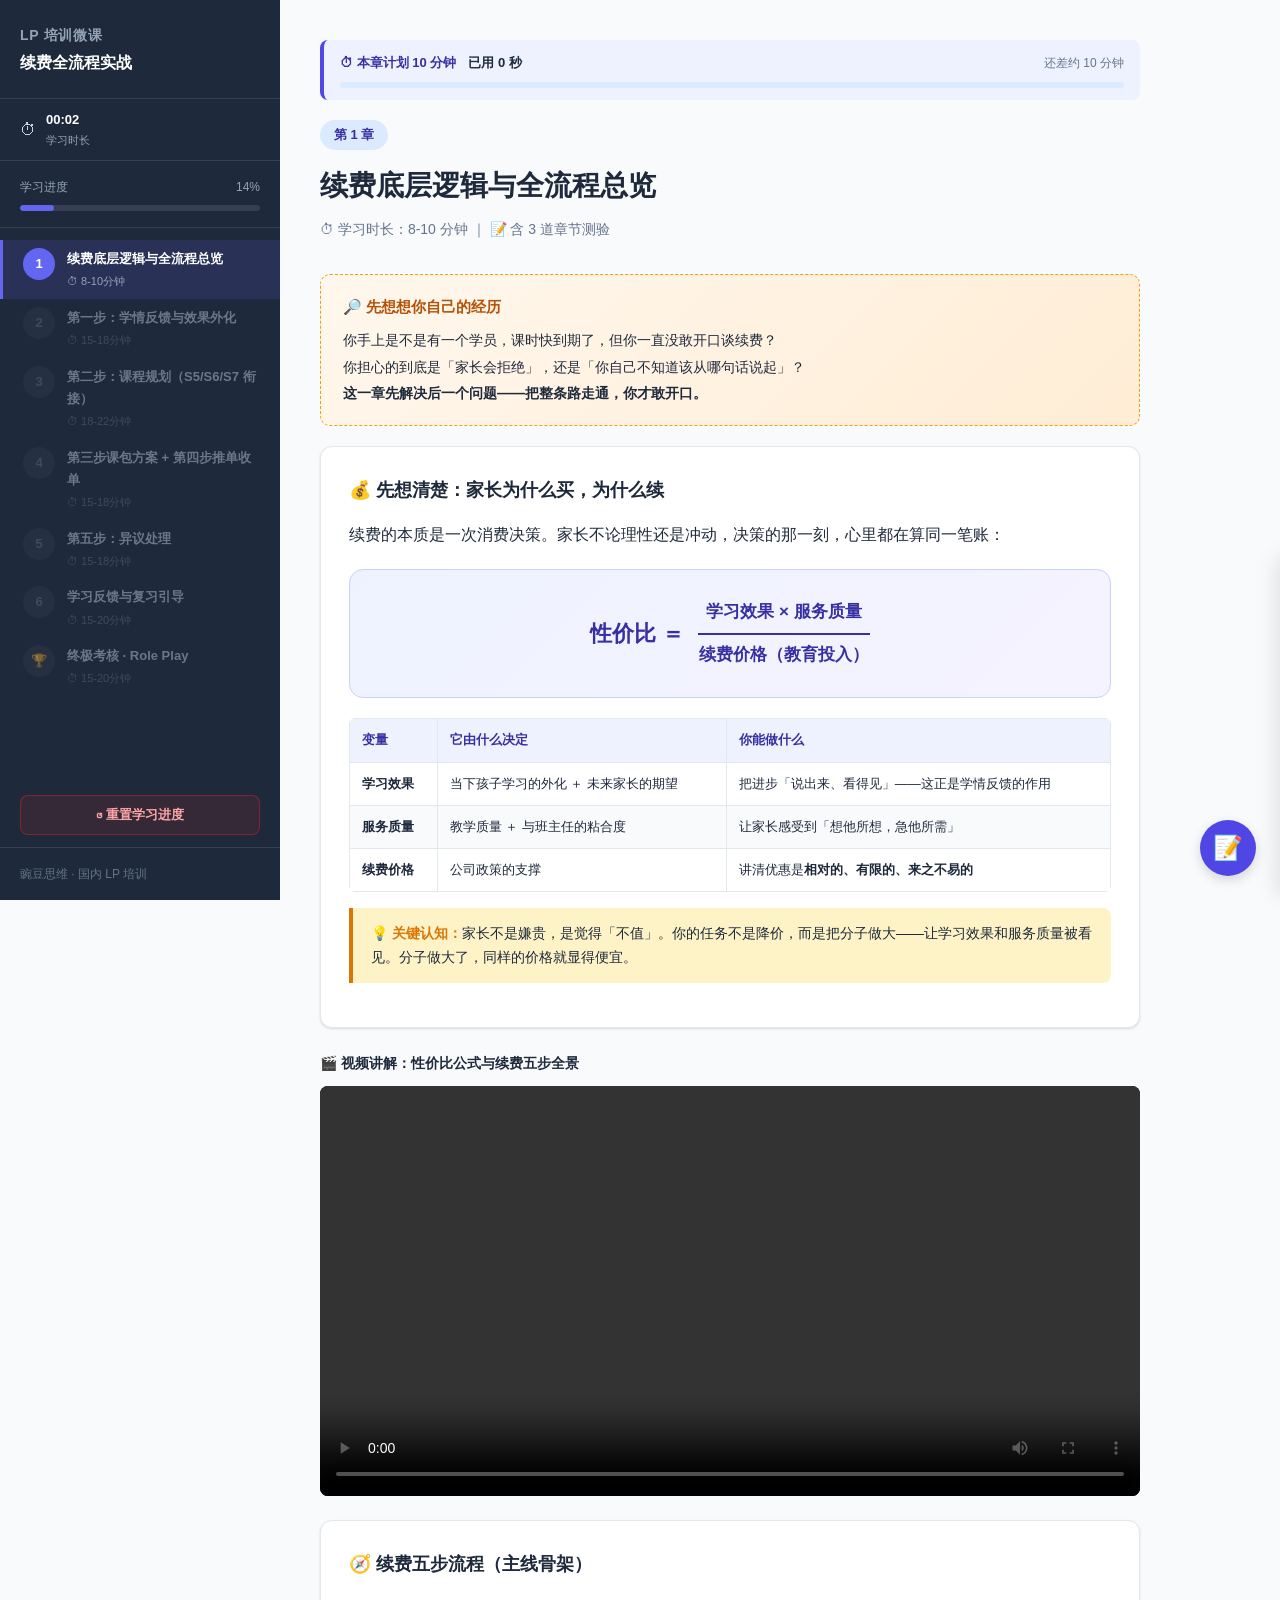
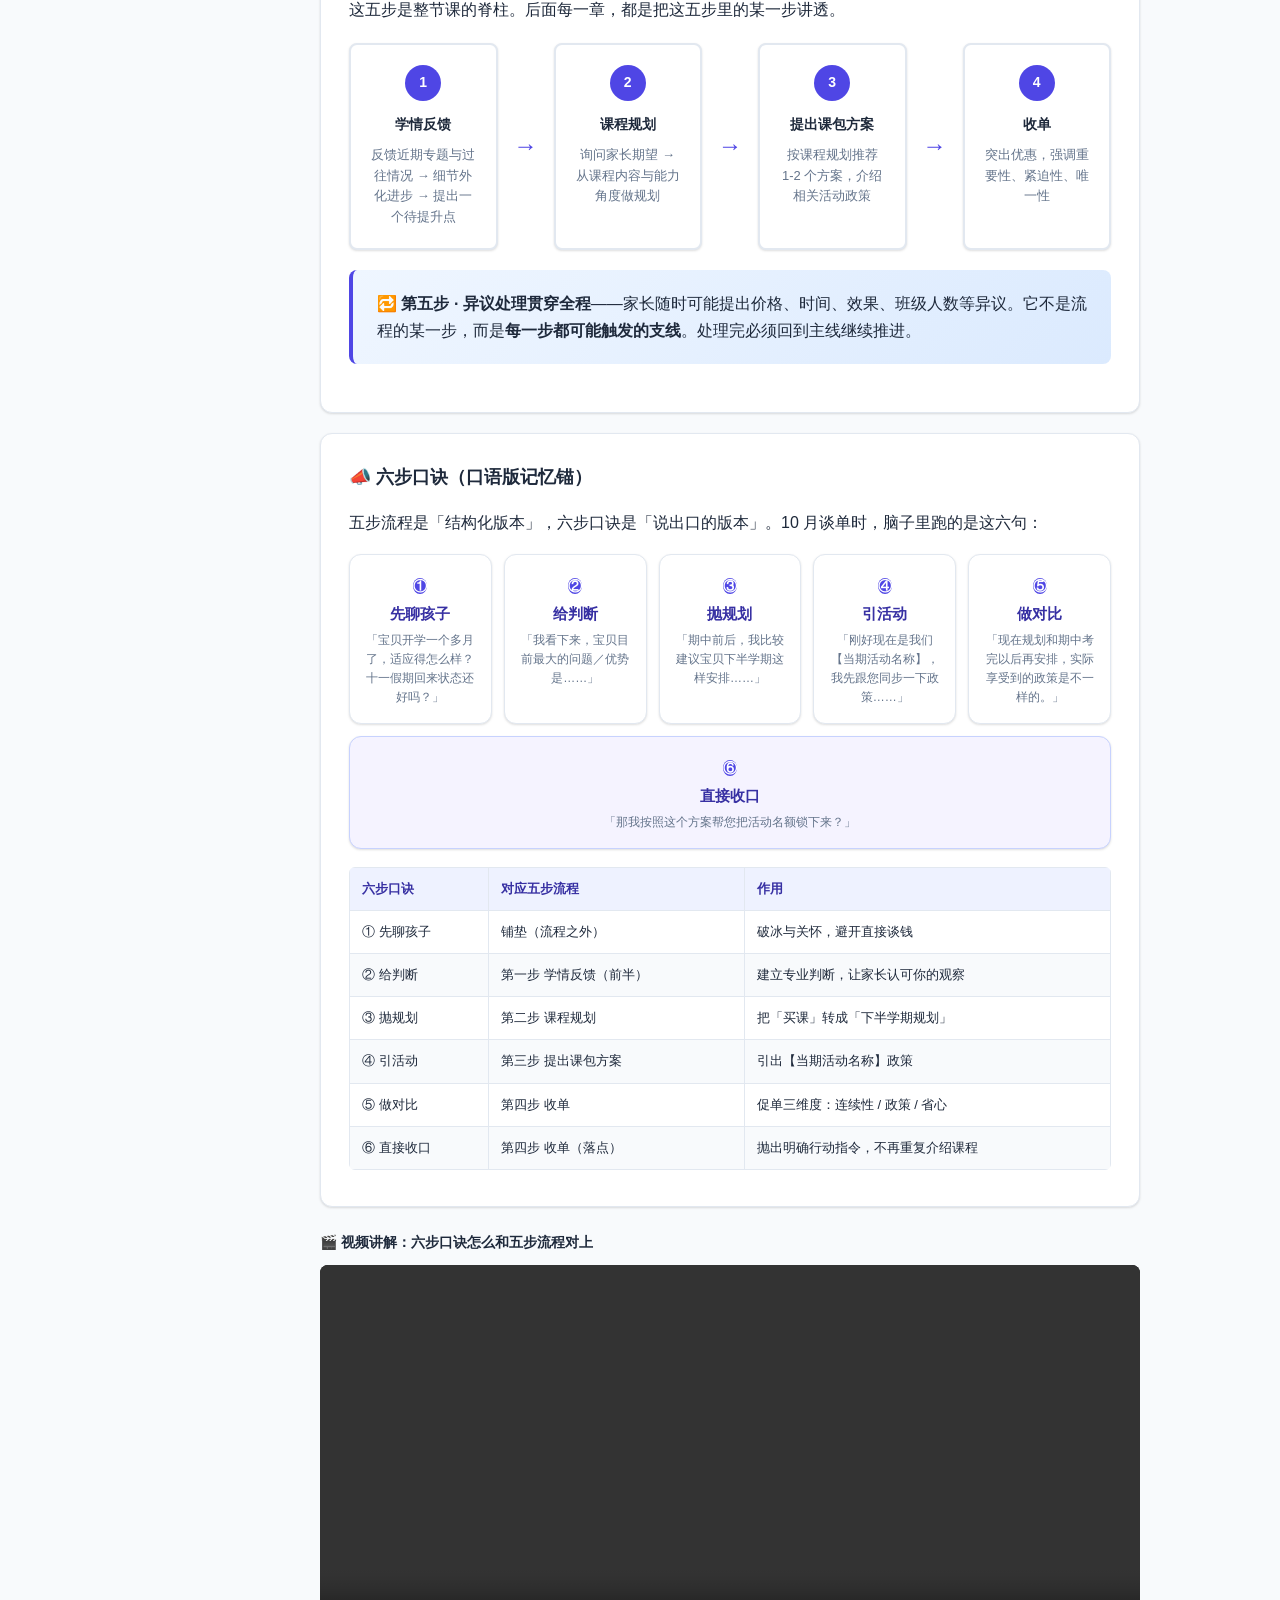
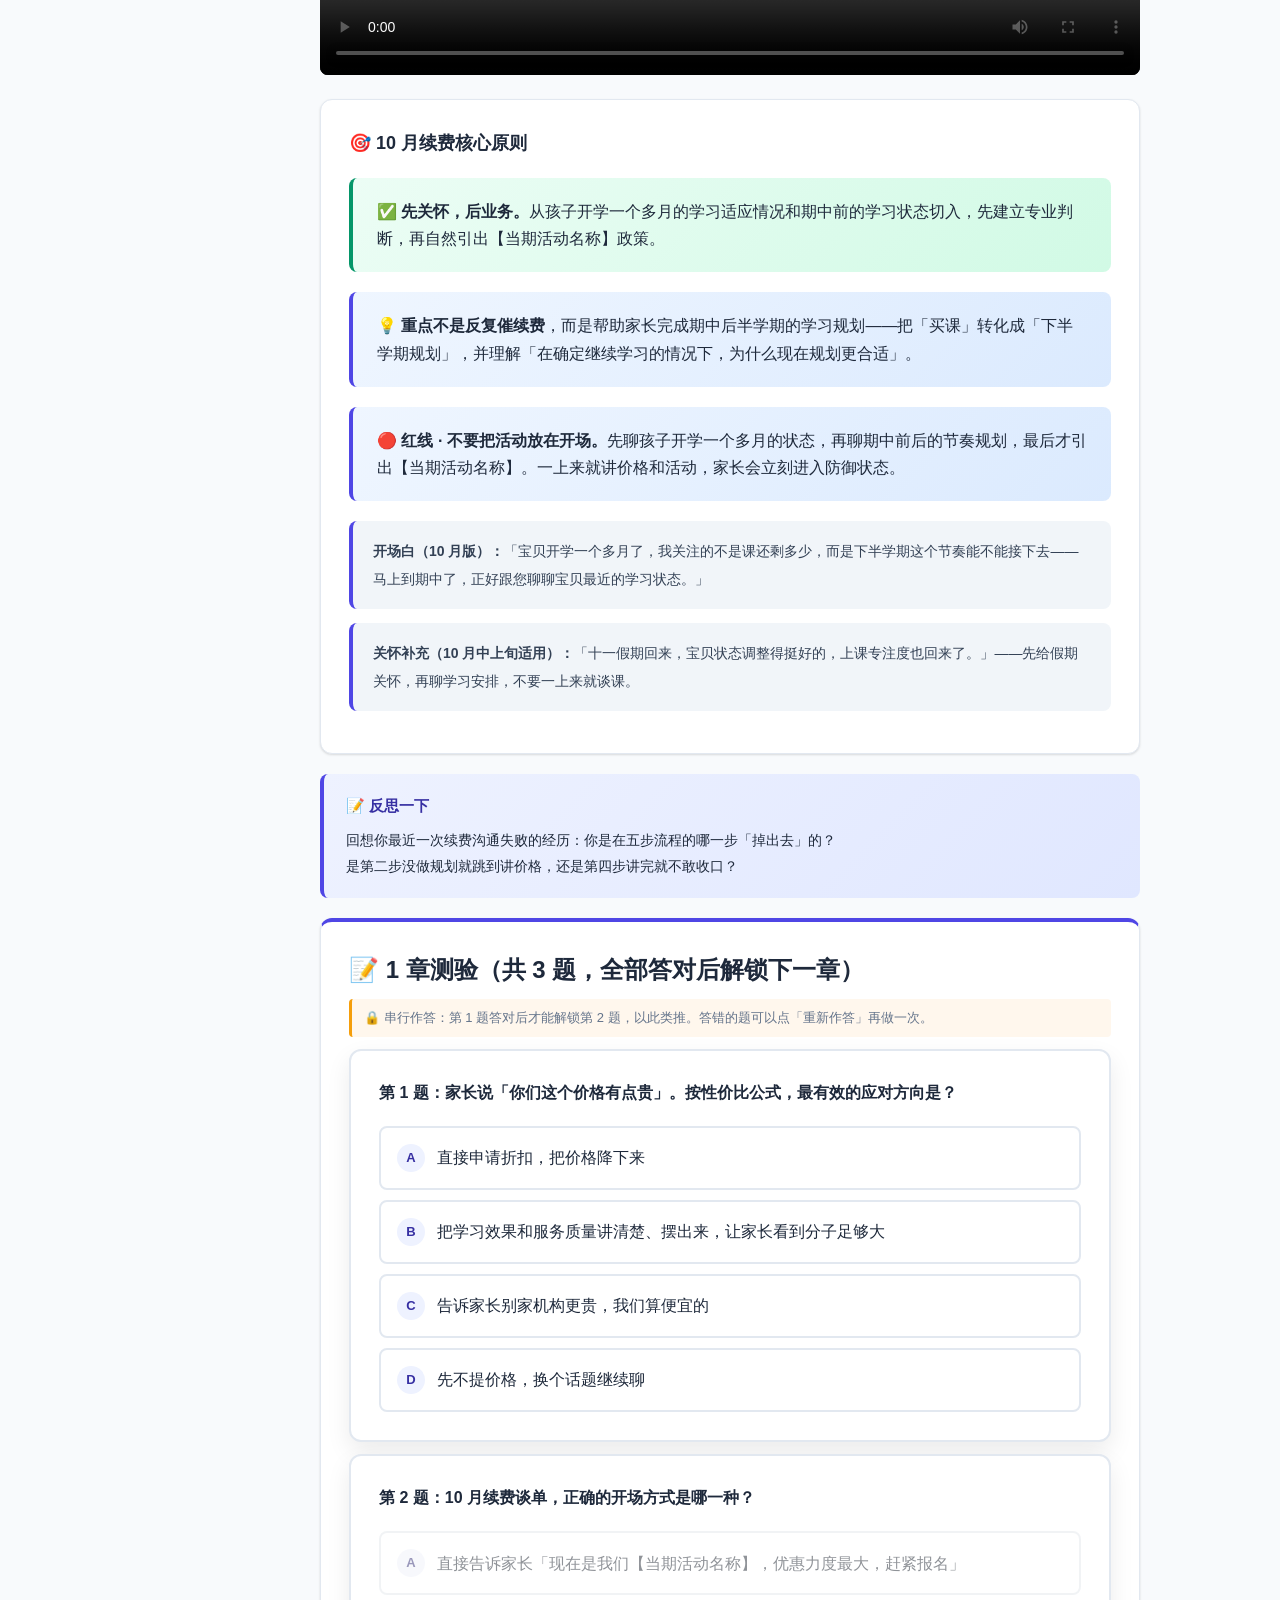
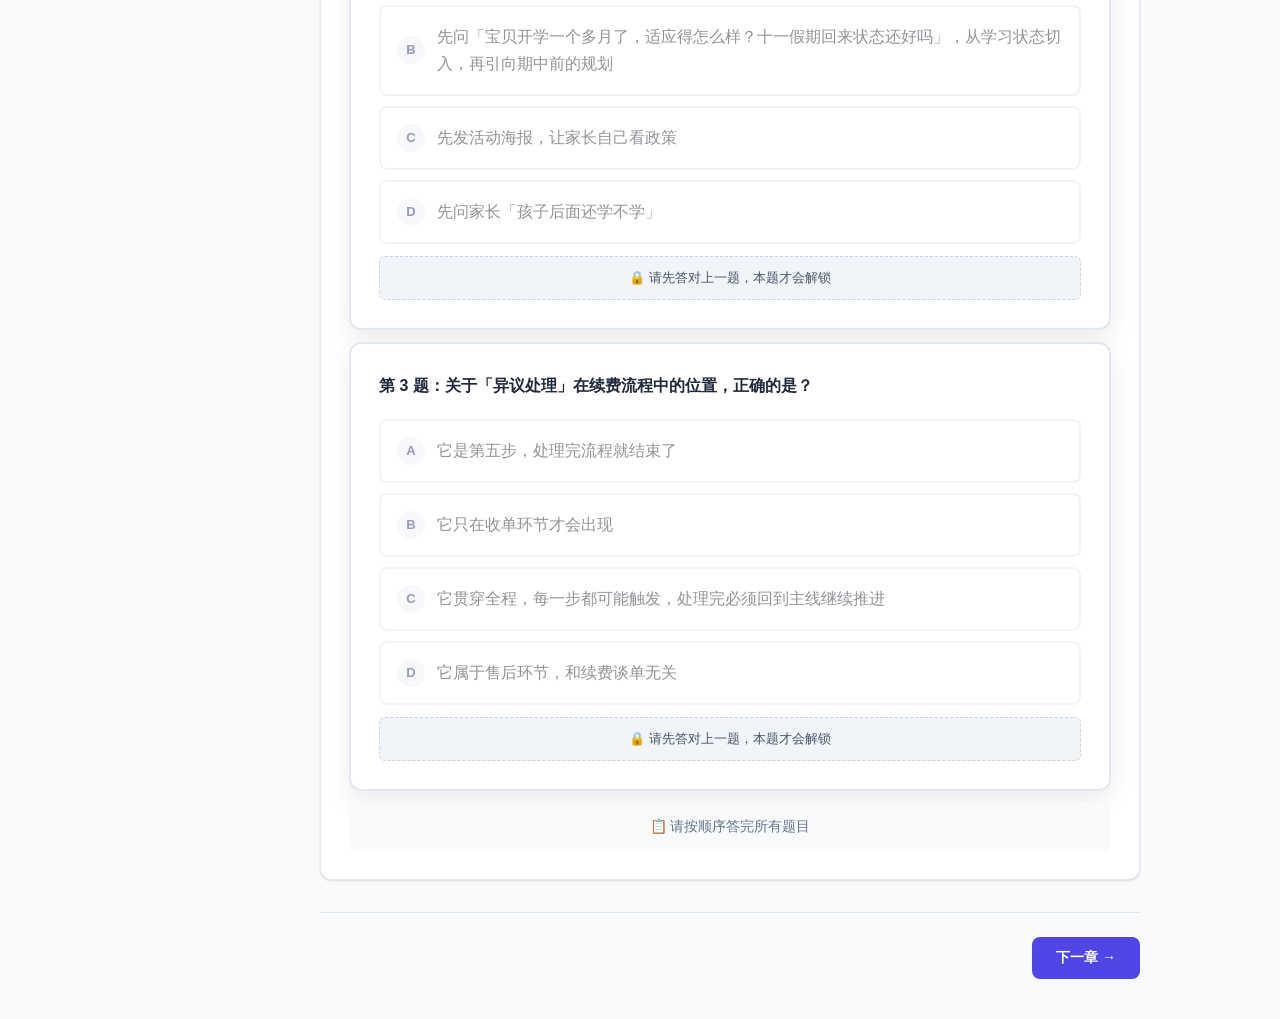
<file: index.html>
<!DOCTYPE html>
<html lang="zh-CN">
<head>
<meta charset="UTF-8">
<meta name="viewport" content="width=device-width, initial-scale=1.0">
<meta name="description" content="面向线上少儿数学思维班主任（LP）的《续费全流程实战》互动微课">
<title>续费全流程实战 · 班主任微课</title>
<style>

:root{--primary:#4F46E5;--primary-light:#EEF2FF;--primary-dark:#3730A3;--accent:#D97706;--accent-light:#FEF3C7;--success:#059669;--danger:#DC2626;--bg:#F8FAFC;--card:#FFFFFF;--text:#1E293B;--text-secondary:#64748B;--border:#E2E8F0;--shadow:0 1px 3px rgba(0,0,0,0.08),0 1px 2px rgba(0,0,0,0.06);--shadow-lg:0 10px 25px rgba(0,0,0,0.08);--radius:12px;--radius-sm:8px;--sidebar-bg:#1e293b;--sidebar-text:#cbd5e1;--sidebar-active:#6366f1}
*{margin:0;padding:0;box-sizing:border-box}
body{font-family:-apple-system,BlinkMacSystemFont,'Segoe UI','PingFang SC','Noto Sans HK',sans-serif;background:var(--bg);color:var(--text);line-height:1.7;display:flex;min-height:100vh}
.sidebar{width:280px;min-width:280px;background:var(--sidebar-bg);color:var(--sidebar-text);display:flex;flex-direction:column;position:fixed;top:0;left:0;bottom:0;z-index:100;transition:transform 0.3s}
.sidebar-close-btn{display:none;position:absolute;top:8px;right:12px;background:none;border:none;color:#94a3b8;font-size:20px;cursor:pointer;z-index:10;padding:8px;line-height:1}
.sidebar-header{padding:24px 20px;border-bottom:1px solid rgba(255,255,255,0.1)}
.sidebar-header h3{font-size:14px;color:#94a3b8;text-transform:uppercase;letter-spacing:.05em;margin-bottom:4px}
.sidebar-header .course-title{font-size:16px;font-weight:700;color:#fff;line-height:1.4}
.sidebar-progress{padding:16px 20px;border-bottom:1px solid rgba(255,255,255,0.1)}
.progress-label{display:flex;justify-content:space-between;font-size:12px;color:#94a3b8;margin-bottom:8px}
.progress-bar{height:6px;background:rgba(255,255,255,0.1);border-radius:3px;overflow:hidden}
.progress-fill{height:100%;background:var(--sidebar-active);border-radius:3px;transition:width .5s ease;width:0%}
.sidebar-nav{flex:1;overflow-y:auto;padding:12px 0}
.nav-section{padding:8px 20px;cursor:pointer;display:flex;align-items:flex-start;gap:12px;transition:all .2s;border-left:3px solid transparent}
.nav-section:hover{background:rgba(255,255,255,0.05)}
.nav-section.active{background:rgba(99,102,241,0.15);border-left-color:var(--sidebar-active);color:#fff}
.nav-section.completed{color:#94a3b8}
.nav-section.completed .nav-icon{background:var(--success);color:#fff}
.nav-section.locked{opacity:.45;cursor:not-allowed;pointer-events:none}
.nav-section.locked .nav-icon{background:rgba(255,255,255,0.08);color:#64748b}
.nav-icon{width:32px;height:32px;min-width:32px;border-radius:50%;background:rgba(255,255,255,0.1);display:flex;align-items:center;justify-content:center;font-size:13px;font-weight:700;color:var(--sidebar-text);transition:all .3s}
.nav-section.active .nav-icon{background:var(--sidebar-active);color:#fff}
.nav-info .nav-label{font-size:13px;font-weight:600}
.nav-info .nav-sub{font-size:11px;color:#64748b;margin-top:2px}
.nav-section.active .nav-info .nav-sub{color:#94a3b8}
.sidebar-footer{padding:16px 20px;border-top:1px solid rgba(255,255,255,0.1);font-size:12px;color:#64748b}
.study-timer{padding:10px 20px;border-bottom:1px solid rgba(255,255,255,0.1);display:flex;align-items:center;gap:10px;font-size:13px}
.timer-icon{font-size:16px}
.timer-display{color:#fff;font-weight:700;font-variant-numeric:tabular-nums}
.timer-label{color:#94a3b8;font-size:11px}
.main{margin-left:280px;flex:1;padding:40px;max-width:900px;min-width:0}
.section{display:none;animation:fadeSlide .4s ease}
.section.active{display:block}
@keyframes fadeSlide{from{opacity:0;transform:translateY(12px)}to{opacity:1;transform:translateY(0)}}
.section-header{margin-bottom:32px}
.section-badge{display:inline-block;padding:4px 14px;background:#dbeafe;color:var(--primary-dark);border-radius:20px;font-size:13px;font-weight:600;margin-bottom:12px}
.section-header h1{font-size:28px;font-weight:800;color:var(--text);margin-bottom:8px}
.section-header .duration{font-size:14px;color:var(--text-secondary)}
.card{background:var(--card);border-radius:var(--radius);padding:28px;margin-bottom:20px;box-shadow:var(--shadow);border:1px solid var(--border)}
.card-title{font-size:18px;font-weight:700;margin-bottom:16px;color:var(--text)}
.highlight-box{background:linear-gradient(135deg,#eff6ff,#dbeafe);border-left:4px solid var(--primary);padding:20px 24px;border-radius:var(--radius-sm);margin:20px 0}
.highlight-box.warning{background:linear-gradient(135deg,#fef3c7,#fde68a);border-left-color:var(--accent)}
.highlight-box.success{background:linear-gradient(135deg,#ecfdf5,#d1fae5);border-left-color:var(--success)}
.script-block{background:#f1f5f9;padding:20px 24px;border-radius:var(--radius-sm);font-style:italic;color:#475569;position:relative;margin:16px 0;line-height:1.8}
.script-block::before{content:'\01f399\00fe0f 话术范例';position:absolute;top:-10px;left:16px;background:#475569;color:#fff;padding:2px 10px;border-radius:10px;font-size:11px;font-style:normal}
.flow-steps{display:flex;gap:16px;margin:20px 0;flex-wrap:wrap}
.flow-step{flex:1;min-width:140px;background:var(--card);border:2px solid var(--border);border-radius:var(--radius-sm);padding:20px;text-align:center;box-shadow:var(--shadow)}
.flow-step .step-num{width:36px;height:36px;border-radius:50%;background:var(--primary);color:#fff;display:inline-flex;align-items:center;justify-content:center;font-weight:700;font-size:14px;margin-bottom:12px}
.flow-step h4{font-size:14px;font-weight:700;margin-bottom:8px}
.flow-step p{font-size:13px;color:var(--text-secondary);line-height:1.6}
.flow-arrow{display:flex;align-items:center;font-size:24px;color:var(--primary);font-weight:700}
.strategy-grid{display:flex;gap:16px;margin:20px 0;flex-wrap:wrap}
.strategy-card{flex:1;min-width:200px;background:var(--card);border:2px solid var(--border);border-radius:var(--radius-sm);padding:24px;text-align:center;box-shadow:var(--shadow)}
.strategy-card .icon{font-size:36px;margin-bottom:12px}
.strategy-card h4{font-size:16px;font-weight:700;margin-bottom:8px}
.strategy-card p{font-size:13px;color:var(--text-secondary)}
.step-list{counter-reset:step}
.step-item{counter-increment:step;display:flex;gap:16px;align-items:flex-start;padding:18px 0;border-bottom:1px solid var(--border)}
.step-item:last-child{border-bottom:none}
.step-num-big{width:40px;height:40px;border-radius:50%;background:var(--primary);color:#fff;display:flex;align-items:center;justify-content:center;font-weight:700;font-size:16px;flex-shrink:0}
.step-content h4{font-size:16px;color:var(--text);margin-bottom:4px}
.step-content p{font-size:14px;color:var(--text-secondary)}
.chat-scene{max-width:650px;margin:0 auto}
.chat-msg{display:flex;gap:12px;margin-bottom:12px;align-items:flex-start}
.chat-msg.lp{flex-direction:row}
.chat-msg.parent{flex-direction:row-reverse}
.chat-avatar{width:36px;height:36px;border-radius:50%;display:flex;align-items:center;justify-content:center;font-size:14px;flex-shrink:0;font-weight:700}
.chat-msg.lp .chat-avatar{background:#EEF2FF;color:var(--primary-dark)}
.chat-msg.parent .chat-avatar{background:#FEF3C7;color:var(--accent)}
.chat-bubble{max-width:75%;padding:10px 14px;border-radius:14px;font-size:13px;line-height:1.6}
.chat-msg.lp .chat-bubble{background:#F1F5F9;color:var(--text);border-bottom-left-radius:4px}
.chat-msg.parent .chat-bubble{background:#EEF2FF;color:var(--text);border-bottom-right-radius:4px}
.chat-label{font-size:11px;color:var(--text-secondary);margin-bottom:4px}
.tab-wrap{display:flex;gap:4px;margin-bottom:16px;background:var(--border);border-radius:10px;padding:4px;flex-wrap:wrap}
.tab-btn{flex:1;min-width:70px;padding:8px 12px;border:none;background:transparent;border-radius:8px;cursor:pointer;font-size:12px;font-weight:500;color:var(--text-secondary);transition:all .2s}
.tab-btn.active{background:var(--card);color:var(--primary);font-weight:600;box-shadow:var(--shadow)}
.tab-panel{display:none}
.tab-panel.active{display:block}
.highlight{background:linear-gradient(180deg,transparent 60%,#FEF08A 60%);padding:0 4px}
.tips-box{background:var(--accent-light);border-left:4px solid var(--accent);padding:14px 18px;border-radius:0 8px 8px 0;margin:16px 0;font-size:14px}
.tips-box strong{color:var(--accent)}
.badge{display:inline-block;padding:3px 10px;border-radius:20px;font-size:12px;font-weight:600}
.badge-primary{background:var(--primary-light);color:var(--primary)}
.badge-warning{background:var(--accent-light);color:var(--accent)}
.badge-success{background:#ECFDF5;color:var(--success)}
.quiz-card{background:var(--card);border-radius:var(--radius);padding:28px;margin:12px 0;box-shadow:var(--shadow-lg);border:2px solid var(--border)}
.quiz-card.locked .quiz-options{opacity:0.5;filter:grayscale(0.4);pointer-events:none}
.quiz-card.locked .quiz-locked-hint{display:flex}
.quiz-card:not(.locked) .quiz-locked-hint{display:none}
.quiz-locked-hint{display:none;align-items:center;justify-content:center;padding:10px 14px;background:#f1f5f9;color:#475569;border-radius:6px;font-size:13px;margin-top:12px;border:1px dashed #cbd5e1}
.quiz-question{font-size:16px;font-weight:600;margin-bottom:20px;line-height:1.7}
.quiz-options{display:flex;flex-direction:column;gap:10px}
.quiz-option{display:flex;align-items:center;gap:12px;padding:16px;border:2px solid var(--border);border-radius:var(--radius-sm);cursor:pointer;transition:all .2s;min-height:48px}
.quiz-option:hover{border-color:var(--primary-light);background:#f0f7ff}
.quiz-option.correct{border-color:var(--success)!important;background:#ecfdf5!important}
.quiz-option.wrong{border-color:var(--danger)!important;background:#fef2f2!important}
.quiz-option.disabled{opacity:.5;cursor:default;border-color:#e2e8f0;background:#f8fafc}
.quiz-option.correct .quiz-option-label{background:var(--success);color:#fff}
.quiz-option.wrong .quiz-option-label{background:var(--danger);color:#fff}
.quiz-option-label{width:28px;height:28px;border-radius:50%;background:var(--primary-light);color:var(--primary-dark);display:flex;align-items:center;justify-content:center;font-weight:700;font-size:13px;flex-shrink:0}
.quiz-feedback{display:none;margin-top:16px;padding:16px;border-radius:var(--radius-sm);font-size:14px;line-height:1.7}
.quiz-feedback.show{display:block}
.quiz-feedback.correct{background:#ecfdf5;color:#065f46}
.quiz-feedback.wrong{background:#fef2f2;color:#991b1b}
.final-task-container{background:var(--card);border-radius:var(--radius);padding:28px;box-shadow:var(--shadow-lg);border:2px solid var(--border)}
.final-task-input{width:100%;min-height:180px;padding:16px;border:2px solid var(--border);border-radius:var(--radius-sm);font-size:14px;line-height:1.8;resize:vertical;font-family:inherit}
.final-task-input:focus{outline:none;border-color:var(--primary);box-shadow:0 0 0 3px rgba(79,70,229,0.1)}
.final-task-input:disabled{background:#f1f5f9;cursor:not-allowed}
.char-counter{text-align:right;font-size:12px;color:var(--text-secondary);margin-top:6px}
.ai-feedback-panel{display:none;margin-top:24px}
.ai-feedback-panel.show{display:block}
.score-display{text-align:center;margin:16px 0}
.score-circle{width:80px;height:80px;border-radius:50%;display:inline-flex;align-items:center;justify-content:center;font-size:32px;font-weight:800;color:#fff}
.score-circle.high{background:linear-gradient(135deg,#10b981,#059669)}
.score-circle.medium{background:linear-gradient(135deg,#f59e0b,#d97706)}
.score-circle.low{background:linear-gradient(135deg,#ef4444,#dc2626)}
.eval-dimensions{display:flex;gap:16px;flex-wrap:wrap}
.eval-dim{flex:1;min-width:150px;background:#f8fafc;border-radius:var(--radius-sm);padding:20px;text-align:center}
.keywords-result{display:flex;flex-wrap:wrap;gap:6px;margin-top:10px;justify-content:center}
.keyword-tag{display:inline-block;padding:2px 10px;border-radius:20px;font-size:12px;font-weight:500}
.keyword-tag.found{background:#ecfdf5;color:#065f46}
.keyword-tag.missing{background:#fef2f2;color:#991b1b}
.dialogue-container{background:var(--card);border-radius:var(--radius);box-shadow:var(--shadow-lg);border:2px solid var(--border);overflow:hidden}
.dialogue-header{padding:16px 20px;background:var(--primary-light);border-bottom:1px solid var(--border);font-weight:700;color:var(--primary-dark);display:flex;justify-content:space-between;align-items:center}
.dialogue-messages{max-height:400px;overflow-y:auto;padding:16px 20px;min-height:150px}
.dialogue-input-area{display:flex;padding:12px 20px;border-top:1px solid var(--border);gap:8px}
.dialogue-input-area input{flex:1;padding:12px;border:2px solid var(--border);border-radius:var(--radius-sm);font-size:14px;font-family:inherit}
.dialogue-input-area input:focus{outline:none;border-color:var(--primary)}
.btn{padding:12px 24px;border:none;border-radius:var(--radius-sm);font-size:14px;font-weight:600;cursor:pointer;transition:all .2s;background:var(--primary);color:#fff}
.btn:hover{background:var(--primary-dark);transform:translateY(-1px)}
.btn-outline{background:var(--card);color:var(--primary);border:2px solid var(--primary)}
.btn-outline:hover{background:var(--primary-light)}
.btn-success{background:var(--success);color:#fff}
.btn-sm{padding:8px 16px;font-size:13px}
.btn:disabled{opacity:.5;cursor:not-allowed}
.section-nav-buttons{display:flex;justify-content:space-between;margin-top:32px;padding-top:24px;border-top:1px solid var(--border)}
.toast{position:fixed;top:20px;left:50%;transform:translateX(-50%);padding:12px 24px;border-radius:8px;color:#fff;font-size:14px;font-weight:600;z-index:9999;animation:slideDown .3s ease}
.toast.warning{background:#d97706}
.toast.success{background:#059669}
.toast.error{background:#dc2626}
@keyframes slideDown{from{opacity:0;transform:translateX(-50%) translateY(-20px)}to{opacity:1;transform:translateX(-50%) translateY(0)}}
.notes-toggle{position:fixed;bottom:24px;right:24px;width:56px;height:56px;border-radius:50%;background:var(--primary);color:#fff;border:none;font-size:24px;cursor:pointer;box-shadow:0 4px 12px rgba(0,0,0,0.15);z-index:90}
.notes-panel{position:fixed;bottom:0;right:0;width:340px;background:var(--card);border-left:1px solid var(--border);border-top:1px solid var(--border);box-shadow:-4px -4px 20px rgba(0,0,0,0.1);padding:20px;transform:translateX(100%);transition:transform .3s;z-index:200}
.notes-panel.open{transform:translateX(0)}
.notes-panel textarea{width:100%;height:200px;padding:12px;border:1px solid var(--border);border-radius:var(--radius-sm);font-size:13px;font-family:inherit;resize:vertical}
.cert-overlay{display:none;position:fixed;inset:0;background:rgba(0,0,0,0.6);z-index:999;justify-content:center;align-items:center}
.cert-paper{background:#fff;width:700px;padding:48px 36px;text-align:center;border-radius:12px;box-shadow:0 20px 60px rgba(0,0,0,0.2)}
.cert-paper h1{font-size:28px;color:#3730A3;margin-bottom:4px}
.cert-paper .sub{font-size:12px;color:#64748b;letter-spacing:.1em;margin-bottom:24px}
.cert-paper .body{font-size:15px;line-height:2;color:#1e293b}
.cert-paper .name{display:inline-block;border-bottom:2px solid #4F46E5;min-width:120px;padding:4px 12px;margin:0 4px}
.cert-paper .course{font-weight:700;color:#3730A3;margin:8px 0}
.cert-paper .score{margin:20px 0 4px;font-size:16px;font-weight:600;color:#10b981}
.cert-paper .final-score{margin:4px 0 20px;font-size:14px;font-weight:600;color:#3730A3}
.cert-footer{display:flex;justify-content:space-between;font-size:12px;color:#64748b;margin-top:32px;border-top:1px solid #e2e8f0;padding-top:16px}
.cert-actions{margin-top:24px;display:flex;gap:12px;justify-content:center}
.ch3-textarea{width:100%;min-height:220px;padding:16px;border:2px solid var(--border);border-radius:var(--radius-sm);font-size:14px;line-height:1.8;resize:vertical;font-family:inherit}
.ch3-textarea:focus{outline:none;border-color:var(--primary);box-shadow:0 0 0 3px rgba(79,70,229,0.1)}
.practice-textarea{width:100%;min-height:280px;padding:16px;border:2px solid var(--border);border-radius:var(--radius-sm);font-size:14px;line-height:1.8;resize:vertical;font-family:inherit;box-sizing:border-box}
.practice-textarea:focus{outline:none;border-color:var(--primary);box-shadow:0 0 0 3px rgba(79,70,229,0.1)}
.ch3-ref-panel{display:none;margin-top:16px}
.ch3-ref-panel.show{display:block}
.course-img{max-width:100%;border-radius:var(--radius-sm);box-shadow:var(--shadow);margin:16px 0;border:1px solid var(--border)}
.mobile-header{display:none;position:fixed;top:0;left:0;right:0;background:var(--sidebar-bg);color:#fff;padding:12px 16px;z-index:99;align-items:center;justify-content:space-between}
.sidebar-overlay{display:none;position:fixed;inset:0;background:rgba(0,0,0,0.5);z-index:99}
.typing-indicator{display:flex;gap:4px;padding:10px 14px;background:#EEF2FF;border-radius:14px;border-bottom-right-radius:4px;width:fit-content}
.typing-indicator span{width:8px;height:8px;background:#94a3b8;border-radius:50%;animation:typing 1.4s infinite ease-in-out}
.typing-indicator span:nth-child(2){animation-delay:.2s}
.typing-indicator span:nth-child(3){animation-delay:.4s}
@keyframes typing{0%,80%,100%{transform:scale(.6);opacity:.4}40%{transform:scale(1);opacity:1}}
.dialogue-meta{display:flex;gap:8px;align-items:center;flex-wrap:wrap}
.final-actions{flex-wrap:wrap}
.final-call-btn{padding:14px 28px;font-size:16px;display:inline-flex;align-items:center;gap:8px}
.final-score-grid{display:grid;grid-template-columns:repeat(4,1fr);gap:12px;margin:16px 0}
.final-score-card{background:#f8fafc;border-radius:var(--radius-sm);padding:16px;text-align:center}
.final-score-card .score{font-size:24px;font-weight:800;color:var(--primary)}
.final-score-card .label{font-size:12px;color:var(--text-secondary);margin-top:4px}
.final-feedback-text{background:#f8fafc;border-radius:var(--radius-sm);padding:16px;font-size:14px;line-height:1.7;margin-top:16px}
.sidebar-overlay.show{display:block}
/* 移动端优化：表格横向滚动、评分卡2列、价格表最小宽度 */
.table-wrap{overflow-x:auto;-webkit-overflow-scrolling:touch;margin:8px 0;border-radius:6px}
.table-wrap table{min-width:680px}
.final-score-grid{grid-template-columns:repeat(4,1fr)}
@media(max-width:1024px){.sidebar{transform:translateX(-100%)}.sidebar.open{transform:translateX(0)}.sidebar-close-btn{display:block}.main{margin-left:0;padding:24px 16px;padding-top:60px}.mobile-header{display:flex}.eval-dimensions{flex-direction:column}.cert-paper{width:95%;padding:24px 16px}.flow-steps{flex-direction:column}.flow-arrow{transform:rotate(90deg);justify-content:center}.final-score-grid{grid-template-columns:repeat(2,1fr)}}
@media(max-width:480px){.quiz-option{padding:12px}.quiz-question{font-size:15px}.dialogue-header{flex-direction:column;align-items:flex-start;gap:8px}.section-header h1{font-size:24px}.final-call-btn{width:100%;justify-content:center}.final-actions{flex-direction:column}.final-actions .btn{width:100%;justify-content:center}.cert-paper{padding:24px 12px}.cert-paper h1{font-size:22px}}

/* ============================================================
   《续费全流程实战》微课 · 补充样式（叠加在 _shell.css 之上）
   主题：国内 LP · 简体中文 · 大陆用语
   ============================================================ */

/* ---------------- 视频 ---------------- */
.video-wrapper{margin:24px 0}
.video-label{font-size:14px;font-weight:600;color:var(--text);margin-bottom:10px;display:flex;align-items:center;gap:6px}
video{width:100%;border-radius:var(--radius-sm);background:#000;display:block}
.video-placeholder{background:#0F172A;color:#94A3B8;border-radius:8px;padding:28px;text-align:center;font-size:13px}

/* ---------------- 话术模板（可替换参数位） ---------------- */
.script-tpl{background:#F1F5F9;border-left:4px solid var(--primary);padding:16px 20px;border-radius:8px;font-size:14px;line-height:2;color:#334155;margin:14px 0}
.script-tpl .var{color:#B45309;font-weight:700;border-bottom:1px dashed #D97706;padding:0 2px}

/* ---------------- 家长原话 ---------------- */
.quote-line{background:#FEF3C7;border-radius:8px;padding:12px 16px;font-weight:600;color:#92400E;margin:12px 0;font-size:14px;line-height:1.8}
.quote-line::before{content:'💬 家长原话：';font-weight:700}

/* ---------------- 反思框 ---------------- */
.reflect-box{background:linear-gradient(135deg,#EEF2FF,#E0E7FF);border-left:4px solid var(--primary);padding:18px 22px;border-radius:8px;margin:20px 0;font-size:14px;line-height:1.9}
.reflect-box .rt{font-weight:700;color:var(--primary-dark);display:block;margin-bottom:6px;font-size:15px}

/* ---------------- 场景激活框（章首） ---------------- */
.activate-box{background:linear-gradient(135deg,#FFF7ED,#FFEDD5);border:1px dashed #F59E0B;border-radius:10px;padding:18px 22px;margin:0 0 20px;font-size:14px;line-height:1.9}
.activate-box .at{font-weight:700;color:#B45309;display:block;margin-bottom:6px;font-size:15px}

/* ---------------- 表格 ---------------- */
table{width:100%;border-collapse:collapse;font-size:13px}
table th,table td{border:1px solid var(--border);padding:10px 12px;text-align:left;vertical-align:top;line-height:1.7}
table th{background:#EEF2FF;font-weight:700;color:var(--primary-dark);white-space:nowrap}
table tbody tr:nth-child(even) td{background:#F8FAFC}
tr.tr-hot td{background:#FEF3C7!important;font-weight:600;color:#92400E}

/* ---------------- 第1章 · 续费公式 ---------------- */
.formula-box{background:linear-gradient(135deg,#EEF2FF,#F5F3FF);border:1px solid #C7D2FE;border-radius:14px;padding:28px 24px;margin:20px 0;text-align:center}
.formula-main{display:inline-flex;align-items:center;gap:14px;font-size:22px;font-weight:800;color:var(--primary-dark);flex-wrap:wrap;justify-content:center}
.formula-main .frac{display:inline-flex;flex-direction:column;align-items:center;gap:2px;font-size:17px}
.frac .num{padding:0 8px 6px;border-bottom:2px solid var(--primary-dark)}
.frac .den{padding-top:4px}

/* 六步口诀流 */
.mnemonic-flow{display:flex;flex-wrap:wrap;gap:12px;margin:18px 0;justify-content:center}
.mn-item{flex:1;min-width:130px;background:var(--card);border:1px solid var(--border);border-radius:12px;padding:16px 14px;text-align:center;box-shadow:var(--shadow);position:relative}
.mn-item .mn-i{width:30px;height:30px;line-height:30px;border-radius:50%;background:var(--primary);color:#fff;font-weight:800;font-size:14px;margin:0 auto 8px}
.mn-item .mn-t{font-size:15px;font-weight:800;color:var(--primary-dark);margin-bottom:4px}
.mn-item .mn-q{font-size:12px;color:var(--text-secondary);line-height:1.6}
.mn-item.mn-last{margin-right:0}
.mn-item.mn-last,.mn-item:last-child{border-color:#C7D2FE;background:#F5F3FF}

/* ---------------- 第2章 · 学情反馈三大外化 ---------------- */
.outer-card{background:var(--card);border:1px solid var(--border);border-top:4px solid var(--primary);border-radius:12px;padding:20px 22px;margin:16px 0;box-shadow:var(--shadow)}
.three-grid{display:flex;gap:14px;flex-wrap:wrap;margin:18px 0}
.three-grid .tg-item{flex:1;min-width:180px;background:#F8FAFC;border:1px solid var(--border);border-left:4px solid var(--accent);border-radius:10px;padding:16px}
.tg-item .tg-h{font-size:15px;font-weight:800;color:var(--primary-dark);margin-bottom:8px}

/* ---------------- 第3章 · S5/S6/S7 三级衔接 ---------------- */
.lead-q{font-size:16px;font-weight:700;color:var(--primary-dark);background:#EEF2FF;border-left:4px solid var(--primary);padding:14px 18px;border-radius:0 8px 8px 0;margin:20px 0;line-height:1.7}

.stage-cards{display:flex;gap:14px;flex-wrap:wrap;margin:20px 0}
.stage-card{flex:1;min-width:200px;background:var(--card);border:1px solid var(--border);border-radius:12px;padding:20px 18px;box-shadow:var(--shadow);position:relative;overflow:hidden}
.stage-card .stage-tag{position:absolute;top:0;right:0;background:var(--primary);color:#fff;font-size:12px;font-weight:700;padding:4px 12px;border-radius:0 12px 0 12px}
.stage-card.stage-hot{border:2px solid #F59E0B;background:linear-gradient(160deg,#FFFBEB,#FFFFFF)}
.stage-card.stage-hot .stage-tag{background:#D97706}

.level-block{background:var(--card);border:1px solid var(--border);border-radius:12px;padding:20px 22px;margin:16px 0;box-shadow:var(--shadow)}
.level-block .lb-row{display:flex;gap:12px;align-items:flex-start;padding:10px 0;border-bottom:1px dashed var(--border)}
.level-block .lb-row:last-child{border-bottom:none}
.lb-tag{flex:0 0 auto;background:#EEF2FF;color:var(--primary-dark);font-size:12px;font-weight:800;border-radius:6px;padding:4px 10px;white-space:nowrap}
.lb-body{flex:1;font-size:14px;line-height:1.8;color:#334155}
.lb-key{color:var(--primary-dark);font-weight:800;background:#EEF2FF;border-radius:4px;padding:1px 6px}

.cap-list{margin:10px 0 0;padding-left:2px;list-style:none}
.cap-list li{position:relative;padding-left:22px;font-size:13.5px;line-height:1.85;color:#475569;margin-bottom:4px}
.cap-list li::before{content:'·';position:absolute;left:8px;color:var(--primary);font-weight:800}
.cap-list.chg li::before{content:'▲';font-size:11px;color:#D97706;left:6px}

.chain-box{display:flex;align-items:stretch;gap:8px;flex-wrap:wrap;margin:20px 0}
.chain-node{flex:1;min-width:150px;background:#F8FAFC;border:1px solid var(--border);border-radius:12px;padding:16px;text-align:center}
.chain-node .cn-h{font-size:16px;font-weight:800;color:var(--primary-dark);margin-bottom:4px}
.chain-node .cn-s{font-size:12px;color:var(--text-secondary);margin-bottom:8px}
.chain-node .cn-d{font-size:13px;color:#475569;line-height:1.7}
.chain-node.cn-hot{background:linear-gradient(160deg,#FFFBEB,#FFFFFF);border:2px solid #F59E0B}
.chain-arrow{flex:0 0 auto;align-self:center;font-size:20px;color:var(--accent);font-weight:800}

/* ---------------- 第4章 · 课包方案 + 推单收单 ---------------- */
.two-plans{display:flex;gap:16px;flex-wrap:wrap;margin:20px 0}
.plan-card{flex:1;min-width:240px;background:var(--card);border:1px solid var(--border);border-radius:14px;padding:22px 20px;box-shadow:var(--shadow);position:relative}
.plan-card .plan-h{font-size:17px;font-weight:800;margin-bottom:6px}
.plan-card .plan-tag{display:inline-block;font-size:12px;font-weight:700;border-radius:999px;padding:3px 12px;margin-bottom:12px}
.plan-card .plan-body{font-size:14px;line-height:1.9;color:#475569}
.plan-card .plan-tip{margin-top:14px;font-size:13px;background:#F8FAFC;border-left:3px solid var(--accent);padding:10px 12px;border-radius:0 6px 6px 0;color:#92400E;line-height:1.7}
.plan-card.plan-a{border-top:4px solid var(--primary)}
.plan-card.plan-a .plan-h{color:var(--primary-dark)}
.plan-card.plan-a .plan-tag{background:#EEF2FF;color:var(--primary-dark)}
.plan-card.plan-b{border-top:4px solid var(--accent);background:linear-gradient(160deg,#FFFBEB,#FFFFFF)}
.plan-card.plan-b .plan-h{color:#B45309}
.plan-card.plan-b .plan-tag{background:#FEF3C7;color:#B45309}

.persuade-card{background:var(--card);border:1px solid var(--border);border-radius:12px;padding:20px 22px;margin:14px 0;box-shadow:var(--shadow)}
.persuade-card .pc-head{display:flex;align-items:center;gap:10px;margin-bottom:10px}
.persuade-card .pc-num{flex:0 0 auto;width:28px;height:28px;line-height:28px;text-align:center;border-radius:50%;background:var(--primary);color:#fff;font-weight:800;font-size:14px}
.persuade-card .pc-logic{font-size:14px;line-height:1.9;color:#475569;padding-left:38px}
.persuade-card .pc-key{display:inline-block;background:var(--accent-light);color:#92400E;font-weight:800;border-radius:6px;padding:2px 8px;margin:0 2px}

.attn-list{margin:16px 0;padding:0;list-style:none;counter-reset:attn}
.attn-item{display:flex;gap:12px;align-items:flex-start;background:#FFF7ED;border:1px solid #FED7AA;border-radius:10px;padding:14px 16px;margin-bottom:10px;font-size:14px;line-height:1.8;color:#7C2D12}
.attn-item .attn-n{flex:0 0 auto;width:24px;height:24px;line-height:24px;text-align:center;border-radius:50%;background:#D97706;color:#fff;font-weight:800;font-size:13px}

/* ---------------- 第5章 · 异议处理 ---------------- */
.qa-card{background:var(--card);border:1px solid var(--border);border-radius:12px;padding:20px 22px;margin:16px 0;box-shadow:var(--shadow)}
.qa-card .qa-q{font-size:15px;font-weight:800;color:#B91C1C;background:#FEF2F2;border-left:4px solid #DC2626;padding:12px 16px;border-radius:0 8px 8px 0;line-height:1.7;margin-bottom:14px}
.qa-card .qa-a{font-size:14px;line-height:1.95;color:#334155}
.qa-card .qa-key{display:inline-block;background:#ECFDF5;color:#065F46;font-weight:800;border-radius:6px;padding:2px 8px;margin:0 2px}

/* ---------------- 第6章 · 学习反馈与复习引导 ---------------- */
.three-flow{display:flex;gap:8px;flex-wrap:wrap;align-items:stretch;margin:20px 0}
.three-flow .tf-item{flex:1;min-width:180px;background:var(--card);border:1px solid var(--border);border-top:4px solid var(--primary);border-radius:12px;padding:18px 16px;box-shadow:var(--shadow)}
.tf-item .tf-n{width:28px;height:28px;line-height:28px;text-align:center;border-radius:8px;background:var(--primary-light);color:var(--primary-dark);font-weight:800;font-size:14px;margin-bottom:8px}
.tf-item .tf-h{font-size:15px;font-weight:800;color:var(--primary-dark);margin-bottom:8px}
.tf-item .tf-b{font-size:13.5px;line-height:1.85;color:#475569}
.tf-item .tf-tip{margin-top:10px;font-size:12.5px;background:#FFFBEB;border-left:3px solid var(--accent);padding:8px 10px;border-radius:0 6px 6px 0;color:#92400E;line-height:1.7}
.three-flow .tf-arrow{flex:0 0 auto;align-self:center;font-size:20px;color:var(--accent);font-weight:800}

/* S1-S9 九级速查库（JS 渲染的折叠卡片） */
#levelLibrary{margin:16px 0}
.level-grid{display:flex;flex-direction:column;gap:12px}
.level-card{background:var(--card);border:1px solid var(--border);border-radius:12px;overflow:hidden;box-shadow:var(--shadow)}
.level-card.is-hot{border:2px solid #F59E0B}
.level-card-h{display:flex;align-items:center;gap:12px;padding:16px 18px;cursor:pointer;user-select:none;background:#F8FAFC;flex-wrap:wrap}
.level-card.is-hot .level-card-h{background:linear-gradient(160deg,#FFFBEB,#FFFFFF)}
.level-card-h:hover{background:#EEF2FF}
.level-card.is-hot .level-card-h:hover{background:#FEF3C7}
.level-card-h .lv-badge{flex:0 0 auto;width:44px;height:44px;line-height:44px;text-align:center;border-radius:10px;background:var(--primary);color:#fff;font-weight:800;font-size:16px}
.level-card.is-hot .lv-badge{background:#D97706}
.level-card-h .lv-title{flex:1;min-width:120px}
.level-card-h .lv-title b{display:block;font-size:15px;font-weight:800;color:var(--text)}
.level-card-h .lv-title span{font-size:12.5px;color:var(--text-secondary)}
.level-card-h .lv-caret{flex:0 0 auto;font-size:14px;color:var(--text-secondary);transition:transform .2s}
.level-card.open .level-card-h .lv-caret{transform:rotate(180deg)}
.level-card-body{display:none;padding:0 18px 18px;font-size:14px;line-height:1.9;color:#334155}
.level-card.open .level-card-body{display:block}
.level-card-body .lv-sec{margin-top:14px}
.level-card-body .lv-sec-h{font-size:13.5px;font-weight:800;color:var(--primary-dark);margin-bottom:6px}
.level-card-body .lv-stuck{background:#FEF2F2;border-left:3px solid #DC2626;border-radius:0 8px 8px 0;padding:10px 14px;margin-bottom:8px;font-size:13.5px;line-height:1.8}
.level-card-body .lv-stuck b{color:#B91C1C}
.level-card-body .lv-fix{color:#065F46}
.level-card-body ul{margin:6px 0 0;padding-left:20px}
.level-card-body li{font-size:13.5px;line-height:1.85;color:#475569;margin-bottom:3px}
.lv-tip{margin-top:12px;font-size:12.5px;background:#EEF2FF;border-radius:8px;padding:10px 12px;color:var(--primary-dark);line-height:1.75}

/* UPSC 闭环卡 */
.upsc-grid{display:flex;gap:12px;flex-wrap:wrap;margin:18px 0}
.upsc-grid .upsc-item{flex:1;min-width:150px;background:var(--card);border:1px solid var(--border);border-radius:12px;padding:18px 16px;text-align:center;box-shadow:var(--shadow)}
.upsc-item .upsc-letter{width:40px;height:40px;line-height:40px;margin:0 auto 10px;border-radius:12px;background:var(--primary);color:#fff;font-weight:800;font-size:20px}
.upsc-item .upsc-h{font-size:14px;font-weight:800;color:var(--primary-dark);margin-bottom:6px}
.upsc-item p{font-size:12.5px;color:var(--text-secondary);line-height:1.7}

/* 结课四件事 */
.clear-cards{display:flex;gap:12px;flex-wrap:wrap;margin:18px 0}
.clear-card{flex:1;min-width:170px;background:#F8FAFC;border:1px solid var(--border);border-radius:12px;padding:18px 16px}
.clear-card .cc-icon{font-size:24px;margin-bottom:8px}
.clear-card .cc-h{font-size:14px;font-weight:800;color:var(--primary-dark);margin-bottom:6px}
.clear-card p{font-size:13px;color:#475569;line-height:1.8}

/* 六步闭合核对 */
.six-closure{display:flex;flex-direction:column;gap:8px;margin:18px 0}
.six-closure .sc-item{display:flex;gap:12px;align-items:flex-start;background:var(--card);border:1px solid var(--border);border-left:4px solid var(--success);border-radius:0 10px 10px 0;padding:12px 16px}
.sc-item .sc-n{flex:0 0 auto;width:26px;height:26px;line-height:26px;text-align:center;border-radius:50%;background:var(--success);color:#fff;font-weight:800;font-size:13px}
.sc-item .sc-d{flex:1;font-size:13.5px;line-height:1.8;color:#334155}

/* 备考任务卡（Role Play） */
.exam-paper{background:var(--card);border:2px solid #C7D2FE;border-radius:14px;padding:24px 26px;margin:20px 0;box-shadow:var(--shadow)}
.exam-paper .ep-title{font-size:18px;font-weight:800;color:var(--primary-dark);text-align:center;padding-bottom:14px;border-bottom:2px dashed #C7D2FE;margin-bottom:18px}
.exam-paper .ep-sec{margin-bottom:18px}
.exam-paper .ep-h{font-size:15px;font-weight:800;color:var(--primary-dark);margin-bottom:8px}
.exam-paper .ep-body{font-size:14px;line-height:1.95;color:#334155}
.task-checklist{margin:14px 0;padding:0;list-style:none}
.tc-item{display:flex;gap:10px;align-items:flex-start;margin-bottom:8px;font-size:13.5px;line-height:1.8;color:#334155}
.tc-item .tc-box{flex:0 0 auto;width:18px;height:18px;border:2px solid var(--primary);border-radius:4px;margin-top:2px}

/* 章节测验「答错重做」 */
.quiz-retry{margin-top:10px}
.quiz-retry .btn{margin-left:0}

/* ============================================================
   第 6 章 · 四段阶梯实战演练（Tab + 多轮对话，练习不计入考核）
   ============================================================ */
.scenario-card{margin-top:4px}
.scenario-setup{background:linear-gradient(135deg,#EEF2FF,#F5F3FF);border-left:4px solid var(--primary);border-radius:10px;padding:16px 20px;margin-bottom:16px}
.scenario-setup .ss-title{font-size:16px;font-weight:800;color:var(--primary-dark);margin-bottom:8px}
.scenario-setup .ss-body{font-size:14px;line-height:1.9;color:#334155}
.scenario-setup .ss-meta{margin-top:12px;font-size:13px;line-height:1.7;color:#92400E;background:#FFFBEB;border-left:3px solid var(--accent);border-radius:0 6px 6px 0;padding:8px 12px}
.scenario-card .dialogue-container{margin-top:4px}
.scenario-card .dialogue-messages{min-height:180px}
.scenario-dims{display:grid;grid-template-columns:repeat(4,1fr);gap:12px;margin:16px 0}
.scenario-note{margin-top:14px;padding:12px 14px;background:#F8FAFC;border-left:3px solid var(--text-secondary);border-radius:0 8px 8px 0;font-size:13px;line-height:1.7;color:var(--text-secondary)}

/* ============================================================
   第 6 章 · 三轮话术写作练习（textarea + 本地关键词评分）
   ============================================================ */
.writing-card{background:var(--card);border:1px solid var(--border);border-left:4px solid var(--accent);border-radius:12px;padding:22px 24px;margin-bottom:20px;box-shadow:var(--shadow)}
.writing-card.submitted{border-left-color:var(--success)}
.writing-card + .writing-card{margin-top:20px}
.wc-head{display:flex;align-items:center;justify-content:space-between;gap:12px;flex-wrap:wrap;margin-bottom:12px}
.wc-head h3{font-size:16px;font-weight:800;color:var(--primary-dark)}
.wc-scene,.wc-info,.wc-task{font-size:13.5px;line-height:1.9;color:#334155;border-radius:8px;padding:10px 14px;margin-bottom:10px}
.wc-scene{background:#FFF7ED;border-left:3px solid #F59E0B}
.wc-info{background:#F8FAFC;border-left:3px solid var(--primary)}
.wc-task{background:#ECFDF5;border-left:3px solid var(--success)}
.writing-card .practice-textarea{min-height:200px}
.wc-actions{display:flex;align-items:center;gap:12px;flex-wrap:wrap;margin-top:12px}
.wc-warn{color:var(--danger);font-size:13px}
.wc-done{color:var(--success);font-weight:700;font-size:14px}
.wc-score-dims{display:flex;flex-direction:column;gap:12px}
.wc-dim-top{display:flex;justify-content:space-between;font-size:13px;font-weight:600;margin-bottom:4px}
.wc-bar{height:6px;background:#E2E8F0;border-radius:3px;overflow:hidden}
.wc-bar-in{height:100%;border-radius:3px;transition:width .5s}
.wc-kw{font-size:11.5px;color:#94A3B8;margin-top:3px;line-height:1.6}
.wc-total{text-align:center;margin-top:16px}

/* ================= 移动端（≤1024px） ================= */
@media (max-width:1024px){
  .three-grid,.stage-cards,.two-plans,.chain-box,.three-flow,.upsc-grid,.clear-cards,.mnemonic-flow{flex-direction:column}
  .stage-card,.plan-card,.tg-item,.chain-node,.tf-item,.upsc-item,.clear-card,.mn-item{min-width:0}
  .chain-arrow,.three-flow .tf-arrow{transform:rotate(90deg);align-self:center}
  .script-tpl,.quote-line,.reflect-box,.activate-box{font-size:13px;padding:14px 16px}
  .formula-main{font-size:17px}
  table{font-size:12px}
  table th,table td{padding:8px}
  /* 表头允许换行 + 表格最小宽度，配合 .table-wrap 横向滚动 */
  table th{white-space:normal}
  .table-wrap table{min-width:520px}

  .level-block .lb-row{flex-direction:column;gap:6px}
  .level-card-body .lv-stuck{font-size:12.5px}
  .exam-paper{padding:18px 16px}
  .persuade-card .pc-logic{padding-left:0}
  .six-closure .sc-item{padding:10px 12px}

  /* 移动端：章节按钮固定为底部操作栏 + 预留底部空间，避免遮挡输入区 */
  .main{padding-bottom:100px}
  .section-nav-buttons{flex-direction:column;gap:10px;position:sticky;bottom:0;z-index:20;
    background:var(--bg);padding:12px 0;border-top:1px solid var(--border);margin-top:24px}
  .section-nav-buttons>div{width:100%}
  .section-nav-buttons .btn{width:100%;text-align:center;padding:14px 24px;font-size:15px}
  .dialogue-input-area{padding-bottom:4px}

  /* 第 6 章演练区：Tab 一行放不下则换行，评分维度 2 列，写作按钮占满 */
  .tab-wrap .tab-btn{flex:1 1 auto;min-width:90px;font-size:11.5px;padding:8px 6px}
  .scenario-setup{padding:14px 16px}
  .scenario-card .dialogue-messages{max-height:320px}
  .scenario-dims{grid-template-columns:repeat(2,1fr)}
  .writing-card{padding:18px 16px}
  .writing-card .practice-textarea{min-height:180px}
  .wc-actions{flex-direction:column;align-items:stretch}
  .wc-actions .btn{width:100%;text-align:center;justify-content:center}
  .wc-warn,.wc-done{text-align:center}
  .scenario-card .final-actions{flex-direction:column}
  .scenario-card .final-actions .btn{width:100%;justify-content:center}
}

/* 视频进度信息条：已看 % / 已看时长 / 剩余时长（进度条可自由拖动回看） */
.video-progress-info{margin:10px 0 22px;padding:12px 16px;border-radius:8px;
  background:#F8FAFC;border:1px solid var(--border)}
.video-progress-info .vp-row{display:flex;flex-wrap:wrap;align-items:center;gap:10px;font-size:13px;color:var(--text-secondary)}
.video-progress-info .vp-label{font-weight:700;color:var(--text)}
.video-progress-info .vp-num strong{color:var(--primary);font-size:14px}
.video-progress-info .vp-left{margin-left:auto;color:var(--text-secondary)}
.video-progress-info .vp-track{height:6px;background:var(--border);border-radius:3px;overflow:hidden;margin-top:8px}
.video-progress-info .vp-fill{height:100%;background:var(--primary);border-radius:3px;transition:width .3s ease}
.video-progress-info .vp-tip{margin-top:8px;font-size:12px;color:var(--text-secondary);line-height:1.6}
.video-progress-info .vp-hint{font-size:13px;color:var(--text-secondary)}

/* 章节计划时间条：计划时长 vs 实际停留用时 */
.chapter-plan-bar{margin:0 0 20px;padding:12px 16px;border-radius:8px;
  background:#EEF2FF;border-left:4px solid var(--primary)}
.chapter-plan-bar .cp-row{display:flex;flex-wrap:wrap;align-items:center;gap:12px;font-size:13px;color:var(--text-secondary)}
.chapter-plan-bar .cp-label{font-weight:700;color:var(--primary-dark,var(--primary))}
.chapter-plan-bar .cp-spent{font-weight:600;color:var(--text)}
.chapter-plan-bar .cp-spent.over{color:#B45309}
.chapter-plan-bar .cp-rest{margin-left:auto;font-size:12px}
.chapter-plan-bar .cp-track{height:6px;background:#DBEAFE;border-radius:3px;overflow:hidden;margin-top:8px}
.chapter-plan-bar .cp-fill{height:100%;background:var(--primary);border-radius:3px;transition:width .4s ease}
.chapter-plan-bar .cp-fill.over{background:#F59E0B}
.chapter-plan-bar.over{background:#FFF7ED;border-left-color:#F59E0B}
@media(max-width:1024px){
  .video-progress-info .vp-left{margin-left:0}
  .chapter-plan-bar .cp-rest{font-size:12px;margin-left:0}
}

/* ---------- 重置/继续学习进度弹层 + 侧边栏重置按钮（多人共用设备） ---------- */
.reset-overlay{display:none;position:fixed;inset:0;background:rgba(15,23,42,.6);z-index:1000;justify-content:center;align-items:center;padding:20px}
.reset-overlay.show{display:flex}
.reset-modal{background:var(--card);border-radius:var(--radius);padding:32px 28px;max-width:400px;width:100%;text-align:center;box-shadow:0 20px 60px rgba(0,0,0,.25)}
.reset-modal .reset-icon{font-size:40px;margin-bottom:8px}
.reset-modal h2{font-size:20px;font-weight:800;color:var(--text);margin-bottom:8px}
.reset-modal .reset-desc{font-size:14px;color:var(--text-secondary);margin-bottom:20px;line-height:1.8}
.reset-actions{display:flex;gap:12px;justify-content:center;flex-wrap:wrap}
.reset-actions .btn{flex:1;min-width:130px}
.btn-reset-danger{background:var(--danger);color:#fff}
.btn-reset-danger:hover{background:#B91C1C;transform:translateY(-1px)}
.btn-outline-reset{background:var(--card);color:var(--danger);border:2px solid var(--danger)}
.btn-outline-reset:hover{background:#FEF2F2}
.sidebar-reset{margin:0 20px 12px;padding:10px 12px;border-radius:var(--radius-sm);border:1px solid rgba(220,38,38,.45);background:rgba(220,38,38,.12);color:#FCA5A5;font-size:13px;font-weight:600;cursor:pointer;transition:all .2s;width:calc(100% - 40px);font-family:inherit}
.sidebar-reset:hover{background:rgba(220,38,38,.28);color:#fff}

</style>
</head>
<body>
<!-- Sidebar -->
<div class="sidebar" id="sidebar">
<button class="sidebar-close-btn" onclick="toggleSidebar()">✕</button>
<div class="sidebar-header"><h3>LP 培训微课</h3><div class="course-title">续费全流程实战</div></div>
<div class="study-timer"><span class="timer-icon">⏱</span><div><div class="timer-display" id="timerDisplay">00:00</div><div class="timer-label">学习时长</div></div></div>
<div class="sidebar-progress"><div class="progress-label"><span>学习进度</span><span id="progressPercent">0%</span></div><div class="progress-bar"><div class="progress-fill" id="progressFill"></div></div></div>
<div class="sidebar-nav" id="sidebarNav"></div>
<button class="sidebar-reset" id="btn-reset-progress" onclick="openResetConfirm()">↺ 重置学习进度</button>
<div class="sidebar-footer">豌豆思维 · 国内 LP 培训</div>
</div>
<div class="sidebar-overlay" id="sidebarOverlay" onclick="toggleSidebar()"></div>
<div class="mobile-header" id="mobileHeader"><button style="background:none;border:none;color:#fff;font-size:20px;cursor:pointer" onclick="toggleSidebar()">☰</button><span style="font-weight:700;font-size:15px" id="mhTitle">续费全流程实战</span><span style="font-size:13px;color:#94a3b8" id="mhTimer">⏱ 00:00</span></div>
<div class="main" id="mainContent"></div>

<!-- Certificate -->
<div class="cert-overlay" id="certOverlay">
<div class="cert-paper" id="certPaper">
<h1>🏆 结业证书</h1><div class="sub">CERTIFICATE OF COMPLETION</div>
<div class="body"><p>兹证明</p><p class="name" id="certStudentName">请填写姓名</p><p>已完成 豌豆思维 班主任培训课程</p><p class="course">「续费全流程实战」</p><p class="score" id="certScore">综合评定：通过</p><p class="final-score" id="certFinalScore">AI 对话考核得分：-- 分</p>
<div class="cert-name-edit" id="certNameEdit" style="display:none;margin:16px auto 0;max-width:280px"><input type="text" id="certNameInput" placeholder="请输入你的姓名" style="width:100%;padding:10px 14px;border:2px solid var(--border);border-radius:8px;font-size:14px;font-family:inherit;text-align:center" maxlength="20"><button class="btn btn-sm" style="margin-top:10px;width:100%" onclick="saveCertName()">✍️ 确认姓名</button></div></div>
<div class="cert-footer"><span id="certDate"></span><span>豌豆思维</span></div>
<div class="cert-actions"><button class="btn" onclick="printCertificate()">🖨️ 打印证书</button><button class="btn btn-outline" onclick="closeCertificate()">关闭</button></div>
</div></div>

<button class="notes-toggle" onclick="toggleNotes()">📝</button>
<div class="notes-panel" id="notesPanel">
<h3>📝 学习笔记 — <span id="notesChapterLabel" style="font-weight:400;font-size:13px;color:var(--text-secondary)"></span></h3>
<textarea id="notesTextarea" placeholder="在这里记录你的学习心得..."></textarea>
<button class="btn btn-outline" onclick="toggleNotes()" style="margin-top:12px;width:100%">关闭</button>
</div>

<!-- 重置/继续学习进度弹层（同一台电脑多人共用场景） -->
<div class="reset-overlay" id="resetOverlay">
<div class="reset-modal" id="resumeCard" style="display:none">
<div class="reset-icon">📖</div>
<h2>检测到学习记录</h2>
<p class="reset-desc">这台设备上已有学习进度和笔记。<br>可以接着上次继续，也可以清空后重新开始。</p>
<div class="reset-actions">
<button class="btn" id="btnResumeContinue" onclick="resumeContinue()">▶ 继续上次学习</button>
<button class="btn btn-outline-reset" id="btnResumeReset" onclick="resumeToResetConfirm()">🔄 重新开始</button>
</div>
</div>
<div class="reset-modal" id="resetConfirmCard" style="display:none">
<div class="reset-icon">⚠️</div>
<h2>确认重置学习进度？</h2>
<p class="reset-desc">将清除本设备上的做题记录、笔记、学习时长和证书姓名。<br>清除后无法恢复，请确认这是你想要的操作。</p>
<div class="reset-actions">
<button class="btn btn-outline" id="btnResetCancel" onclick="cancelResetConfirm()">取消</button>
<button class="btn btn-reset-danger" id="btnResetConfirm" onclick="resetAllProgress()">确认重置</button>
</div>
</div>
</div>

<!-- ===== 课程数据（JSON） ===== -->
<script id="appDataJson" type="application/json">{"title":"续费全流程实战","lsPrefix":"cn_lp_renewal","orgName":"豌豆思维","aiBaseUrl":"https://api.xiaomimimo.com/v1","aiModel":"mimo-v2.5-pro","allowedHosts":["ruanqiaoyun0-a11y.github.io","localhost","127.0.0.1"],"sections":[{"id":"s1","title":"续费底层逻辑与全流程总览","duration":"8-10分钟","icon":"1","type":"content_quiz","content":"\n<div class=\"section-header\">\n  <span class=\"section-badge\">第 1 章</span>\n  <h1>续费底层逻辑与全流程总览</h1>\n  <p class=\"duration\">⏱ 学习时长：8-10 分钟 ｜ 📝 含 3 道章节测验</p>\n</div>\n\n<div class=\"activate-box\">\n  <span class=\"at\">🔎 先想想你自己的经历</span>\n  你手上是不是有一个学员，课时快到期了，但你一直没敢开口谈续费？<br>\n  你担心的到底是「家长会拒绝」，还是「你自己不知道该从哪句话说起」？<br>\n  <strong>这一章先解决后一个问题——把整条路走通，你才敢开口。</strong>\n</div>\n\n<div class=\"card\">\n  <h2 class=\"card-title\">💰 先想清楚：家长为什么买，为什么续</h2>\n  <p>续费的本质是一次消费决策。家长不论理性还是冲动，决策的那一刻，心里都在算同一笔账：</p>\n  <div class=\"formula-box\">\n    <div class=\"formula-main\">性价比 ＝ <span class=\"frac\"><span class=\"num\">学习效果 × 服务质量</span><span class=\"den\">续费价格（教育投入）</span></span></div>\n  </div>\n  <div class=\"table-wrap\">\n    <table>\n      <thead><tr><th>变量</th><th>它由什么决定</th><th>你能做什么</th></tr></thead>\n      <tbody>\n        <tr>\n          <td><strong>学习效果</strong></td>\n          <td>当下孩子学习的外化 ＋ 未来家长的期望</td>\n          <td>把进步「说出来、看得见」——这正是学情反馈的作用</td>\n        </tr>\n        <tr>\n          <td><strong>服务质量</strong></td>\n          <td>教学质量 ＋ 与班主任的粘合度</td>\n          <td>让家长感受到「想他所想，急他所需」</td>\n        </tr>\n        <tr>\n          <td><strong>续费价格</strong></td>\n          <td>公司政策的支撑</td>\n          <td>讲清优惠是<strong>相对的、有限的、来之不易的</strong></td>\n        </tr>\n      </tbody>\n    </table>\n  </div>\n  <div class=\"tips-box\">💡 <strong>关键认知：</strong>家长不是嫌贵，是觉得「不值」。你的任务不是降价，而是把分子做大——让学习效果和服务质量被看见。分子做大了，同样的价格就显得便宜。</div>\n</div>\n\n<div class=\"video-wrapper\">\n  <div class=\"video-label\">🎬 视频讲解：性价比公式与续费五步全景</div>\n  <video controls preload=\"metadata\" playsinline webkit-playsinline><source src=\"ch1_v1.mp4\" type=\"video/mp4\"></video>\n</div>\n\n<div class=\"card\">\n  <h2 class=\"card-title\">🧭 续费五步流程（主线骨架）</h2>\n  <p style=\"margin-bottom:16px;\">这五步是整节课的脊柱。后面每一章，都是把这五步里的某一步讲透。</p>\n  <div class=\"flow-steps\">\n    <div class=\"flow-step\">\n      <div class=\"step-num\">1</div>\n      <h4>学情反馈</h4>\n      <p>反馈近期专题与过往情况 → 细节外化进步 → 提出一个待提升点</p>\n    </div>\n    <div class=\"flow-arrow\">→</div>\n    <div class=\"flow-step\">\n      <div class=\"step-num\">2</div>\n      <h4>课程规划</h4>\n      <p>询问家长期望 → 从课程内容与能力角度做规划</p>\n    </div>\n    <div class=\"flow-arrow\">→</div>\n    <div class=\"flow-step\">\n      <div class=\"step-num\">3</div>\n      <h4>提出课包方案</h4>\n      <p>按课程规划推荐 1-2 个方案，介绍相关活动政策</p>\n    </div>\n    <div class=\"flow-arrow\">→</div>\n    <div class=\"flow-step\">\n      <div class=\"step-num\">4</div>\n      <h4>收单</h4>\n      <p>突出优惠，强调重要性、紧迫性、唯一性</p>\n    </div>\n  </div>\n  <div class=\"highlight-box\" style=\"margin-top:16px;\">🔁 <strong>第五步 · 异议处理贯穿全程</strong>——家长随时可能提出价格、时间、效果、班级人数等异议。它不是流程的某一步，而是<strong>每一步都可能触发的支线</strong>。处理完必须回到主线继续推进。</div>\n</div>\n\n<div class=\"card\">\n  <h2 class=\"card-title\">📣 六步口诀（口语版记忆锚）</h2>\n  <p style=\"margin-bottom:16px;\">五步流程是「结构化版本」，六步口诀是「说出口的版本」。10 月谈单时，脑子里跑的是这六句：</p>\n  <div class=\"mnemonic-flow\">\n    <div class=\"mn-item\"><span class=\"mn-i\">①</span><div class=\"mn-t\">先聊孩子</div><div class=\"mn-q\">「宝贝开学一个多月了，适应得怎么样？十一假期回来状态还好吗？」</div></div>\n    <div class=\"mn-item\"><span class=\"mn-i\">②</span><div class=\"mn-t\">给判断</div><div class=\"mn-q\">「我看下来，宝贝目前最大的问题／优势是……」</div></div>\n    <div class=\"mn-item\"><span class=\"mn-i\">③</span><div class=\"mn-t\">抛规划</div><div class=\"mn-q\">「期中前后，我比较建议宝贝下半学期这样安排……」</div></div>\n    <div class=\"mn-item\"><span class=\"mn-i\">④</span><div class=\"mn-t\">引活动</div><div class=\"mn-q\">「刚好现在是我们【当期活动名称】，我先跟您同步一下政策……」</div></div>\n    <div class=\"mn-item\"><span class=\"mn-i\">⑤</span><div class=\"mn-t\">做对比</div><div class=\"mn-q\">「现在规划和期中考完以后再安排，实际享受到的政策是不一样的。」</div></div>\n    <div class=\"mn-item mn-last\"><span class=\"mn-i\">⑥</span><div class=\"mn-t\">直接收口</div><div class=\"mn-q\">「那我按照这个方案帮您把活动名额锁下来？」</div></div>\n  </div>\n  <div class=\"table-wrap\" style=\"margin-top:18px;\">\n    <table>\n      <thead><tr><th>六步口诀</th><th>对应五步流程</th><th>作用</th></tr></thead>\n      <tbody>\n        <tr><td>① 先聊孩子</td><td>铺垫（流程之外）</td><td>破冰与关怀，避开直接谈钱</td></tr>\n        <tr><td>② 给判断</td><td>第一步 学情反馈（前半）</td><td>建立专业判断，让家长认可你的观察</td></tr>\n        <tr><td>③ 抛规划</td><td>第二步 课程规划</td><td>把「买课」转成「下半学期规划」</td></tr>\n        <tr><td>④ 引活动</td><td>第三步 提出课包方案</td><td>引出【当期活动名称】政策</td></tr>\n        <tr><td>⑤ 做对比</td><td>第四步 收单</td><td>促单三维度：连续性 / 政策 / 省心</td></tr>\n        <tr><td>⑥ 直接收口</td><td>第四步 收单（落点）</td><td>抛出明确行动指令，不再重复介绍课程</td></tr>\n      </tbody>\n    </table>\n  </div>\n</div>\n\n<div class=\"video-wrapper\">\n  <div class=\"video-label\">🎬 视频讲解：六步口诀怎么和五步流程对上</div>\n  <video controls preload=\"metadata\" playsinline webkit-playsinline><source src=\"ch1_v2.mp4\" type=\"video/mp4\"></video>\n</div>\n\n<div class=\"card\">\n  <h2 class=\"card-title\">🎯 10 月续费核心原则</h2>\n  <div class=\"highlight-box success\">✅ <strong>先关怀，后业务。</strong>从孩子开学一个多月的学习适应情况和期中前的学习状态切入，先建立专业判断，再自然引出【当期活动名称】政策。</div>\n  <div class=\"highlight-box\">💡 <strong>重点不是反复催续费</strong>，而是帮助家长完成期中后半学期的学习规划——把「买课」转化成「下半学期规划」，并理解「在确定继续学习的情况下，为什么现在规划更合适」。</div>\n  <div class=\"highlight-box danger\">🔴 <strong>红线 · 不要把活动放在开场。</strong>先聊孩子开学一个多月的状态，再聊期中前后的节奏规划，最后才引出【当期活动名称】。一上来就讲价格和活动，家长会立刻进入防御状态。</div>\n  <div class=\"script-tpl\" style=\"margin-top:16px;\"><strong>开场白（10 月版）：</strong>「宝贝开学一个多月了，我关注的不是课还剩多少，而是下半学期这个节奏能不能接下去——马上到期中了，正好跟您聊聊宝贝最近的学习状态。」</div>\n  <div class=\"script-tpl\"><strong>关怀补充（10 月中上旬适用）：</strong>「十一假期回来，宝贝状态调整得挺好的，上课专注度也回来了。」——先给假期关怀，再聊学习安排，不要一上来就谈课。</div>\n</div>\n\n<div class=\"reflect-box\">\n  <span class=\"rt\">📝 反思一下</span>\n  回想你最近一次续费沟通失败的经历：你是在五步流程的哪一步「掉出去」的？<br>\n  是第二步没做规划就跳到讲价格，还是第四步讲完就不敢收口？\n</div>\n"},{"id":"s2","title":"第一步：学情反馈与效果外化","duration":"15-18分钟","icon":"2","type":"content_quiz","content":"\n<div class=\"section-header\">\n  <span class=\"section-badge\">第 2 章</span>\n  <h1>第一步：学情反馈与效果外化</h1>\n  <p class=\"duration\">⏱ 学习时长：15-18 分钟 ｜ 📝 含 3 道章节测验</p>\n</div>\n\n<div class=\"activate-box\">\n  <span class=\"at\">🔎 先想想你自己的经历</span>\n  你跟家长说「宝贝最近进步很大」——家长心里想的是什么？<br>\n  「你这话跟谁都能说。」<br>\n  <strong>学情反馈的全部功夫，就在于把「进步很大」变成家长没法不信的细节。</strong>\n</div>\n\n<div class=\"card\">\n  <h2 class=\"card-title\">📋 学情反馈四要素</h2>\n  <p style=\"margin-bottom:16px;\">SOP 上写的是三件事，但完整的学情反馈其实是四步——最后一步最容易漏，而它恰恰是通向课程规划的桥。</p>\n  <div class=\"step-list\">\n    <div class=\"step-item\">\n      <div class=\"step-num-big\">1</div>\n      <div class=\"step-content\">\n        <h4>反馈近期学习的专题内容及过往学习情况</h4>\n        <p>说出具体专题名和这个专题到底在学什么，让家长感受到你<strong>真的在看他的孩子</strong>。</p>\n        <div class=\"script-tpl\">孩子最近学习了 <span class=\"var\">XX 专题</span>，第一个专题是《分数的初步认识》，主要学习的是认识几分之一、几分之几和单位「1」，学会比较同分母、同分子分数的大小，能计算同分母分数的加减，并用分数解决生活里的实际问题，<strong>重点培养的是孩子的「份数」概念——真正理解整体和部分的关系，这是三年级数学最重要的地基</strong>。<br><br>第二个专题学习的是《多位数除法》，主要学习口算除法与有余数除法、两三位数除以一位数的竖式计算、商中间和末尾有 0 的处理，并学会用「商×除数＋余数」验算结果，<strong>重点培养孩子的算理理解和计算准确率，同时养成算完就验算、能自己检查的好习惯</strong>。</div>\n      </div>\n    </div>\n    <div class=\"step-item\">\n      <div class=\"step-num-big\">2</div>\n      <div class=\"step-content\">\n        <h4>通过细节描述学员的进步，效果外化</h4>\n        <p>这一步的关键词是<strong>「结合家长报名初衷」</strong>——家长当初为什么报，就要往那个方向外化。具体见下一张卡片的三大抓手。</p>\n      </div>\n    </div>\n    <div class=\"step-item\">\n      <div class=\"step-num-big\">3</div>\n      <div class=\"step-content\">\n        <h4>提出至少一个待提升点，并提出建议</h4>\n        <p>只夸不提问题，家长反而不信。但提问题要「<strong>发现问题 + 给出办法</strong>」成对出现，绝不能只丢问题。</p>\n      </div>\n    </div>\n    <div class=\"step-item\">\n      <div class=\"step-num-big\">4</div>\n      <div class=\"step-content\">\n        <h4>过渡到学习规划（先问家长的期望）</h4>\n        <p>不要自己直接讲规划，<strong>先问家长对新阶段有什么期望</strong>。家长说出来的期望，就是后面课程规划的靶子。</p>\n      </div>\n    </div>\n  </div>\n</div>\n\n<div class=\"card\">\n  <h2 class=\"card-title\">📚 S6 上半年知识点地图（7-12 月真实专题）</h2>\n  <p style=\"margin-bottom:14px;\">「孩子到底在学什么」不能靠编。下面是 <strong>S6（三年级）上半学年 7-12 月</strong>的真实课程安排，共 <strong>6 个月 × 12 个专题</strong>，逐条对应知识点和要练出的能力。<strong>反馈时挑最近学完的 1-2 个专题说透即可</strong>（例如 10 月中旬，刚学完的就是 10 月的《分数的初步认识》《多位数除法》），其余作为你的储备——家长随口问「后面要学什么」，你也能张口就来。</p>\n  <div class=\"table-wrap\">\n    <table>\n      <thead><tr><th>月份</th><th>专题</th><th>在学什么（核心内容）</th><th>孩子应掌握的能力</th></tr></thead>\n      <tbody>\n        <tr><td rowspan=\"2\"><strong>7 月</strong></td><td><strong>《鸡兔同笼》</strong></td><td>按头数与腿数的关系画图求鸡兔数量；取中列表法；假设全鸡或全兔的假设法；从结果往回推的倒推策略</td><td>把看不见的数量关系<strong>画出来、列出来</strong>，学会「假设—比较—调整」的经典解题思路</td></tr>\n        <tr><td><strong>《四则混合运算》</strong></td><td>含括号和多步算式的运算顺序；分步算式合并为综合算式；凑整、去括号等加减巧算；四则运算的实际应用</td><td>计算从「算得对」升级到「<strong>算得巧、写得规范</strong>」</td></tr>\n        <tr><td rowspan=\"2\"><strong>8 月</strong></td><td><strong>《长度与周长》</strong></td><td>认识毫米、分米、千米并掌握单位换算；路程比较与路线判断；规则与不规则图形的周长；剪拼变形等进阶周长</td><td>打通「图形边与单位」的关系，养成<strong>动手画图分析</strong>的习惯</td></tr>\n        <tr><td><strong>《多位数乘法》</strong></td><td>两、三位数乘一位数的不进位与进位笔算；乘数中间或末尾有 0 的乘法；按情境选估大估小的估算策略；分析算式的最大最小情况</td><td>多位数乘法的<strong>准确率</strong>，会用估算判断结果是否合理</td></tr>\n        <tr><td rowspan=\"2\"><strong>9 月</strong></td><td><strong>《排队与间隔》</strong></td><td>求「第几个」「共几个」的排队问题；植树问题中间隔与总长的互求；有余数除法结论的判断；矛盾分析与画图推理</td><td>从生活场景抽象出<strong>「点与段」的关系</strong>，知道有余数时结论怎么取</td></tr>\n        <tr><td><strong>《合理安排与新定义运算》</strong></td><td>多件事的先后顺序统筹；任务分配中的时间优化；按新符号规则运算；找规律解决新问题</td><td><strong>有计划、有顺序</strong>地做事；面对没见过的规则敢想会算</td></tr>\n        <tr><td rowspan=\"2\"><strong>10 月</strong></td><td><strong>《分数的初步认识》</strong></td><td>认识几分之一、几分之几和单位「1」；同分母、同分子及多个分数比较大小；同分母分数加减与混合运算；用分数解决生活问题</td><td>建立<strong>「整体与部分」的份数概念</strong>——三年级「分水岭」的第一根支柱</td></tr>\n        <tr><td><strong>《多位数除法》</strong></td><td>口算除法与有余数除法；两、三位数除以一位数；商中间、末尾有 0 的写法；用「商×除数＋余数」验算</td><td>竖式计算<strong>规范、会用验算自查</strong>，把粗心率降下来</td></tr>\n        <tr><td rowspan=\"2\"><strong>11 月</strong></td><td><strong>《倍数与年月日》</strong></td><td>求一个数的几倍、比几倍多几少几；按周期规律求第 N 个；认识大小月并用月历推算日期；同月、跨月的日期巧算</td><td>把「倍」从口诀升级为<strong>解题工具</strong>，建立<strong>时间量感</strong></td></tr>\n        <tr><td><strong>《小数的初步认识》</strong></td><td>认识小数并比较大小；小数点对齐的加减计算；用首位末位分析破数字谜；综合进位信息推理竖式谜</td><td>数概念从整数扩展到小数，练<strong>「从信息反推过程」</strong></td></tr>\n        <tr><td rowspan=\"2\"><strong>12 月</strong></td><td><strong>《归一归总与倍比》</strong></td><td>先求单一量再求总量的归一法；先求总量再分份的归总法；抓住总量不变处理分配；用倍数比较处理数量变化</td><td>三步应用题的<strong>「中间问题链」</strong>——先求什么、再求什么，规划解题路径</td></tr>\n        <tr><td><strong>《数学原理应用》</strong></td><td>用估算比大小；按分类相加的加法原理数路线、数钱币；按分步相乘的乘法原理做选择；数字排列与含 0 组数</td><td>接触计数原理的雏形，<strong>有序思考、不重不漏</strong></td></tr>\n      </tbody>\n    </table>\n  </div>\n  <div class=\"tips-box\">💡 讲解口诀：<strong>「学什么」说概念，「练什么」说能力</strong>。比如讲分数，不要只说「学了分数」，要说「认识了几分之一和单位『1』，现在分蛋糕他知道问『平均分成几份、取了几份』——这是三年级最重要的份数概念」。家长听到的是<strong>自家孩子的具体变化</strong>，不是课程介绍。</div>\n</div>\n\n<div class=\"video-wrapper\">\n  <div class=\"video-label\">🎬 视频讲解：学情反馈四要素与效果外化三大抓手</div>\n  <video controls preload=\"metadata\" playsinline webkit-playsinline><source src=\"ch2_v1.mp4\" type=\"video/mp4\"></video>\n</div>\n\n<div class=\"card\">\n  <h2 class=\"card-title\">🔍 效果外化三大抓手</h2>\n  <p style=\"margin-bottom:16px;\">进步不能笼统地说。从这三个方向任选 1-2 个，说到具体细节，家长才会觉得「这是真的看了我孩子」。</p>\n\n  <div class=\"outer-card\">\n    <h3>抓手一 · 知识内容 ＋ 方法、能力</h3>\n    <p>走「<strong>起点困难 → 过程投入 → 结果变化 → 能力沉淀</strong>」的时间线，对比感就出来了。</p>\n    <div class=\"script-tpl\">老师反馈刚开始学习 <span class=\"var\">XX 知识</span> 的时候孩子在理解上还有些困难，但是经过<strong>课后练习和时间的消化</strong>，孩子在相应专题的自评上，结果还是非常不错的。而且也<strong>学会了用 XX 方法解决问题</strong>。老师说孩子的 <span class=\"var\">XX 思维</span> 有了很大的提升呢。</div>\n  </div>\n\n  <div class=\"outer-card\">\n    <h3>抓手二 · 学习习惯（四类可量化变化）</h3>\n    <div class=\"table-wrap\">\n      <table>\n        <thead><tr><th>观察角度</th><th>怎么外化</th></tr></thead>\n        <tbody>\n          <tr>\n            <td><strong>学习闭环数据变化</strong></td>\n            <td>呈现前后变化的某个闭环数据——<strong>预习 → 出席 → 课后复习巩固</strong></td>\n          </tr>\n          <tr>\n            <td><strong>积极性（兴趣）变化</strong></td>\n            <td>课堂配合度、回答问题的积极性；对比<strong>学习闭环数据前后变化</strong>（预习、出席、作业完成）；课后主动询问老师问题；从家长口中得到的反馈</td>\n          </tr>\n          <tr>\n            <td><strong>独立性的变化</strong></td>\n            <td>自己记住上课时间、独立上课、独立完成作业</td>\n          </tr>\n          <tr>\n            <td><strong>细心程度的变化</strong></td>\n            <td>从<strong>作业前后正确率对比</strong>来反映</td>\n          </tr>\n        </tbody>\n      </table>\n    </div>\n    <div class=\"tips-box\">💡 学习习惯这一抓手的威力在于<strong>可量化</strong>。「正确率从 60% 升到 85%」比「孩子变细心了」有力十倍。</div>\n  </div>\n\n  <div class=\"outer-card\">\n    <h3>抓手三 · 课堂表现（三个观察面）</h3>\n    <div class=\"three-grid\">\n      <div class=\"tg-item\">\n        <div class=\"tg-h\">🗣 课堂表达情况</div>\n        <ul>\n          <li>是否敢于说话</li>\n          <li>回答问题的语言是否清晰</li>\n          <li>表达是否有条理和顺序</li>\n          <li>词语是否丰富</li>\n        </ul>\n      </div>\n      <div class=\"tg-item\">\n        <div class=\"tg-h\">🎯 上课专注度</div>\n        <ul>\n          <li>老师提问是否能立即回应</li>\n          <li>是否能跟上上课节奏</li>\n          <li>是否离开座位或东张西望</li>\n          <li>是否有小动作或做与课堂无关的事<br>（比如玩玩具、吃水果）</li>\n        </ul>\n      </div>\n      <div class=\"tg-item\">\n        <div class=\"tg-h\">📏 课堂规则意识</div>\n        <ul>\n          <li>主动发言先举手</li>\n          <li>坐姿端正</li>\n          <li>主动向老师问好</li>\n          <li>未轮到自己时不随意打断同学和老师</li>\n          <li>按时进入教室，不迟到不早退</li>\n        </ul>\n      </div>\n    </div>\n  </div>\n</div>\n\n<div class=\"card\">\n  <h2 class=\"card-title\">👦 先判断孩子属于哪一种状态</h2>\n  <p style=\"margin-bottom:16px;\">同样是谈续费，面对不同类型的孩子，学情反馈的落点完全不同。先判断，再开口。</p>\n  <div class=\"table-wrap\">\n    <table>\n      <thead><tr><th>类型</th><th>判断依据</th><th>话术落点</th></tr></thead>\n      <tbody>\n        <tr>\n          <td><strong>A · 表现优秀</strong></td>\n          <td>整体学习状态不错，某个具体表现已经比较稳定</td>\n          <td>「我看宝贝最近整体学习状态还是不错的，尤其是【具体表现】这一块已经比较稳定了。所以这种孩子我反而<strong>不太建议只看眼前剩多少课</strong>，而是要把后面的学习节奏接起来。因为孩子现在已经形成学习状态了，<strong>新学期最怕的其实不是难，而是中间断掉以后又重新适应</strong>。」</td>\n        </tr>\n        <tr>\n          <td><strong>B · 表现平稳</strong></td>\n          <td>不算学得差，但【专注／计算／理解／思维方法】某一块还需要持续练</td>\n          <td>「孩子目前其实不算学得差，主要还是【专注／计算／理解／思维方法】这一块还需要持续练。这种情况下我更<strong>不建议把课程一段一段地看</strong>。思维训练本身就是一个持续积累的过程，前面刚练出来一点，后面如果间隔比较长，<strong>之前建立起来的感觉就容易慢慢掉</strong>。」</td>\n        </tr>\n        <tr>\n          <td><strong>C · 状态不稳定</strong></td>\n          <td>不是完全学不会，而是有时候状态特别好，有时候又明显掉下来</td>\n          <td>「我反而比较关注宝贝这一点。他不是完全学不会，而是有时候状态特别好，有时候又会明显掉下来。这种孩子<strong>最需要的其实不是突然加很多课，而是把学习节奏稳定下来</strong>。所以后面如果继续学，我更建议咱们<strong>提前把新学期的安排定下来</strong>，避免开学以后事情一多，课程反而被放到最后。」</td>\n        </tr>\n      </tbody>\n    </table>\n  </div>\n</div>\n\n<div class=\"video-wrapper\">\n  <div class=\"video-label\">🎬 视频讲解：三种孩子状态的判断与过渡到规划的话术</div>\n  <video controls preload=\"metadata\" playsinline webkit-playsinline><source src=\"ch2_v2.mp4\" type=\"video/mp4\"></video>\n</div>\n\n<div class=\"card\">\n  <h2 class=\"card-title\">🌉 提出待提升点 → 过渡到课程规划</h2>\n  <p style=\"margin-bottom:14px;\">这是第一步和第二步之间的桥。标准句式分三句：<strong>承认问题 → 给出办法 → 转向询问期望</strong>。</p>\n  <div class=\"script-tpl\">\n    <p><strong>① 承认问题：</strong>当然，孩子在过往这段时间的学习中也表现出有需要进步的地方，比如我们授课老师说孩子 <span class=\"var\">XXXX</span>（问题点也可以从效果外化的三个方面展开）。</p>\n    <p style=\"margin-top:10px;\"><strong>② 给出办法（关键：问题必须配办法）：</strong>不过妈妈不要太着急，老师和我既然发现了孩子的问题，就会想办法一起来帮助解决。比如课后妈妈可以 <span class=\"var\">XXXX</span>（提建议）。</p>\n    <p style=\"margin-top:10px;\"><strong>③ 转向询问期望：</strong>另外，结合我们刚刚说的孩子前一阶段已经达成的学习结果和现在存在的一些问题，我和老师对孩子后期的学习规划也有了一些想法。<strong>但我还是要先跟妈妈您了解一下，后面一个阶段您对孩子的学习期望是什么，或者说希望孩子在哪方面再做重点培养和提升？</strong></p>\n  </div>\n  <div class=\"highlight-box danger\">🔴 <strong>红线：</strong>不得贬低孩子，不得把问题归因于「孩子不认真／态度差」。要让家长感觉到你和他是<strong>同一战线</strong>，而不是你在给她列罪状。</div>\n</div>\n\n<div class=\"card\">\n  <h2 class=\"card-title\">🚫 学情反馈常见踩坑</h2>\n  <div class=\"table-wrap\">\n    <table>\n      <thead><tr><th>踩坑</th><th>为什么不行</th><th>怎么改</th></tr></thead>\n      <tbody>\n        <tr><td>「宝贝进步很大」（无细节）</td><td>跟谁都能说，家长无法验证，信任度为零</td><td>替换成具体专题 + 具体能力项 + 具体行为</td></tr>\n        <tr><td>只夸不提问题</td><td>家长会觉得你在推销，反而警惕</td><td>主动提 1 个待提升点，并配一个可执行建议</td></tr>\n        <tr><td>只提问题不给办法</td><td>制造焦虑却不解决，家长会烦躁</td><td>「不过妈妈不要太着急，老师和我发现了问题就会一起帮助解决」</td></tr>\n        <tr><td>提完问题直接讲价格</td><td>跳过了「问期望」，规划就没有靶子</td><td>先问：「后面一个阶段您对孩子的学习期望是什么？」</td></tr>\n      </tbody>\n    </table>\n  </div>\n</div>\n\n<div class=\"reflect-box\">\n  <span class=\"rt\">📝 反思一下</span>\n  挑一个你手上正在跟进的学员，试着用「四要素」完整说出他的学情反馈。<br>\n  你能说出他最近学的 <strong>具体专题名</strong> 吗？能说出一个<strong>可量化的变化</strong>吗？\n</div>\n"},{"id":"s3","title":"第二步：课程规划（S5/S6/S7 衔接）","duration":"18-22分钟","icon":"3","type":"content_quiz","content":"\n<div class=\"section-header\">\n  <span class=\"section-badge\">第 3 章</span>\n  <h1>第二步：课程规划——S5／S6／S7 三级衔接</h1>\n  <p class=\"duration\">⏱ 学习时长：18-22 分钟 ｜ 📝 含 3 道章节测验</p>\n</div>\n\n<div class=\"activate-box\">\n  <span class=\"at\">🔎 先想想你自己的经历</span>\n  家长问「那我们孩子后面到底学什么」，你能答得上来吗？<br>\n  如果你只能说出「接着往上学」，那你在家长心里就不是专业顾问，只是个催单的。<br>\n  <strong>这一章是本课的重心——把 S5、S6、S7 三级的卡点、能力和衔接关系讲透，你才敢做规划。</strong>\n</div>\n\n<div class=\"card\">\n  <h2 class=\"card-title\">🪜 思维培养的三个阶段</h2>\n  <p style=\"margin-bottom:16px;\">先把全景讲清楚。思维培养是长期、系统化的过程，不是上一个学期就能见效的。</p>\n  <div class=\"stage-cards\">\n    <div class=\"stage-card\">\n      <div class=\"stage-tag\">第一阶段</div>\n      <h4>幼儿园阶段</h4>\n      <p>这个阶段孩子的思维比较<strong>具体</strong>，还处于思维初步启蒙的阶段。所以我们的课程主要是<strong>让孩子对思考有兴趣，愿意主动思考和探索</strong>。</p>\n    </div>\n    <div class=\"stage-card stage-hot\">\n      <div class=\"stage-tag\">第二阶段 · 最关键</div>\n      <h4>小学一至三年级（低年级）</h4>\n      <p>这个阶段孩子的<strong>抽象逻辑思维开始萌芽，也是思维的形成期，属于最关键的阶段</strong>。同时孩子要适应幼儿园升小学的转变，无论是学习模式还是评核制度都有变化。我们的课程会重点帮孩子<strong>从学习习惯和能力两方面做好衔接</strong>。</p>\n    </div>\n    <div class=\"stage-card\">\n      <div class=\"stage-tag\">第三阶段</div>\n      <h4>小学四至六年级（高年级）</h4>\n      <p>这个时期孩子的<strong>抽象逻辑思维已经初步建立，进入思维综合运用期</strong>。从课本内容都能明显感受到，不再是简单计算和问答，而是情境应用、多变式练习，需要孩子分析、理解，最后才列出算式计算，<strong>对孩子举一反三的能力要求很高</strong>。所以课程会重点培养<strong>归纳总结、综合运用和知识迁移</strong>的能力。</p>\n    </div>\n  </div>\n</div>\n\n<div class=\"video-wrapper\">\n  <div class=\"video-label\">🎬 视频讲解：思维培养三阶段与九阶体系定位</div>\n  <video controls preload=\"metadata\" playsinline webkit-playsinline><source src=\"ch3_v1.mp4\" type=\"video/mp4\"></video>\n</div>\n\n<div class=\"card\">\n  <h2 class=\"card-title\">🎯 豌豆九阶课程体系 · 四个学段定位</h2>\n  <div class=\"table-wrap\">\n    <table>\n      <thead><tr><th>学段</th><th>级别</th><th>定位</th><th>关键词</th></tr></thead>\n      <tbody>\n        <tr><td>幼小衔接</td><td><strong>S1-S3</strong></td><td>夯实地基</td><td>建立数感与计算规范，突破乘除</td></tr>\n        <tr><td>低年级</td><td><strong>S4-S5</strong></td><td>拉开差距</td><td>突破多步策略与抽象建模</td></tr>\n        <tr class=\"tr-hot\"><td>中年级</td><td><strong>S6-S7</strong></td><td>冲刺满分</td><td>综合运用，严密逻辑，直击压轴</td></tr>\n        <tr><td>高年级</td><td><strong>S8-S9</strong></td><td>全面冲刺</td><td>系统规划，小升初目标清晰</td></tr>\n      </tbody>\n    </table>\n  </div>\n  <div class=\"tips-box\">💡 九阶体系是「螺旋式进阶」——每一级都在前面能力之上叠加。这句话是后面说服家长的基石：<strong>中断学习 = 知识点断层</strong>。</div>\n</div>\n\n<div class=\"card\">\n  <h2 class=\"card-title\">⭐ S5 · 二年级 · 二年级的真正考验</h2>\n  <p class=\"lead-q\">为什么乘除一学就乱、两步题一做就错？</p>\n  <div class=\"level-block\">\n    <div class=\"lb-row\">\n      <div class=\"lb-tag\">定位</div>\n      <div class=\"lb-body\">从「加减思维」到「乘除思维」，从「一步列式」到「分步表达」，从「做完就行」到「做完会验」。<strong>稳稳渡过小学第一个真正意义上的难度分水岭。</strong></div>\n    </div>\n    <div class=\"lb-row\">\n      <div class=\"lb-tag\">最容易卡在哪</div>\n      <div class=\"lb-body\">\n        <div class=\"table-wrap\">\n          <table>\n            <thead><tr><th>家长常见误判</th><th>孩子表现</th><th>底层问题</th></tr></thead>\n            <tbody>\n              <tr>\n                <td>「口诀背了半年还卡壳，就是不用心」</td>\n                <td>乘法口诀顺口溜背得溜，换个顺序就不会，3×5 和 5×3 分不清楚</td>\n                <td><strong>乘法意义和数感没有建立。</strong>孩子不理解「几个几」的本质，只会单向顺口溜，不会双向灵活调用</td>\n              </tr>\n              <tr>\n                <td>「除法不就是乘法反过来吗，多练几道就好了」</td>\n                <td>看到「分」字就用除法，经常乘除混用，平均分和包含除分不清</td>\n                <td><strong>除法模型没有建立。</strong>两种除法情境不区分，只能靠字面猜运算</td>\n              </tr>\n              <tr>\n                <td>「两步题多读几遍就会了」</td>\n                <td>两步应用题读完题就发呆，根本不知道先算哪个</td>\n                <td><strong>中间问题提取能力未建立。</strong>缺少「先拆再算」的分步思维</td>\n              </tr>\n            </tbody>\n          </table>\n        </div>\n      </div>\n    </div>\n    <div class=\"lb-row\">\n      <div class=\"lb-tag\">本级能力建立</div>\n      <div class=\"lb-body\"><ul class=\"cap-list\">\n        <li>口诀更熟——能正着倒着灵活调用，计算题不再卡壳</li>\n        <li>题意更明——能找中间问题分步拆，两步题不瞎凑</li>\n        <li>关系更清——能画线段图析倍数关系，应用思路更清晰</li>\n        <li>过程更稳——能不跳步规范书写，做完会验算自纠</li>\n      </ul></div>\n    </div>\n    <div class=\"lb-row\">\n      <div class=\"lb-tag\">家长会看到的变化</div>\n      <div class=\"lb-body\"><ul class=\"cap-list chg\">\n        <li>计算题不再卡壳，乘除不再混用</li>\n        <li>两步应用题不再瞎凑，能说出先算什么</li>\n        <li>会主动画线段图理清倍数关系</li>\n        <li>做完会自己验算，不再等老师检查</li>\n      </ul></div>\n    </div>\n  </div>\n</div>\n\n<div class=\"card\">\n  <h2 class=\"card-title\">⭐ S6 · 三年级 · 三年级的真正考验</h2>\n  <p class=\"lead-q\">为什么「突然就跟不上了」？</p>\n  <div class=\"level-block\">\n    <div class=\"lb-row\">\n      <div class=\"lb-tag\">定位</div>\n      <div class=\"lb-body\"><strong>小学第一道分水岭</strong>——分数登场、多位数乘除成为日常、应用题从两步骤跃升到三四步。很多孩子在这个阶段出现明显的成绩波动，家长归结为「孩子不认真」，但根源在于<strong>知识体系和思维方式的全面升级</strong>。孩子需要的不是更多刷题，而是系统性的思维工具升级。<br>从「具体数量」到「分数概念」，从「直来直往」到「多步策略」，从「算出答案」到「讲清逻辑」的三个跨越。</div>\n    </div>\n    <div class=\"lb-row\">\n      <div class=\"lb-tag\">最容易卡在哪</div>\n      <div class=\"lb-body\">\n        <div class=\"table-wrap\">\n          <table>\n            <thead><tr><th>家长常见误判</th><th>孩子表现</th><th>底层问题</th></tr></thead>\n            <tbody>\n              <tr>\n                <td>「分数就是上下两个数，画图看看就懂了」</td>\n                <td>分子分母搞反，比较大小总猜错，「几分之几」靠惯性做</td>\n                <td><strong>分数「份数」意义没建立。</strong>孩子不理解「整体与部分」的关系，只会按表面数字操作</td>\n              </tr>\n              <tr>\n                <td>「多位数乘除就是算得慢，多练练好了」</td>\n                <td>三位数 × 两位数算到一半就乱，除法竖式缺位漏位</td>\n                <td><strong>算理不清 ＋ 巧算策略缺失。</strong>只会机械套竖式，不懂位值和运算律的灵活运用</td>\n              </tr>\n              <tr>\n                <td>「应用题多读两遍就想出来了」</td>\n                <td>多步应用题直接空着，或者只做第一步就结束</td>\n                <td><strong>信息分层提取和策略规划没建立。</strong>多步题的难点在「中间问题链」，需要系统拆解方法</td>\n              </tr>\n            </tbody>\n          </table>\n        </div>\n      </div>\n    </div>\n    <div class=\"lb-row\">\n      <div class=\"lb-tag\">本级能力建立</div>\n      <div class=\"lb-body\"><ul class=\"cap-list\">\n        <li>概念更懂——能理解分数份数意义，概念题不靠猜</li>\n        <li>计算更巧——能灵活用巧算策略，多位数乘除拿满分</li>\n        <li>建模更清——能画问题链分步拆，多步题思路更清晰</li>\n        <li>思路更活——能假设列表破趣题，遇到新题有方法</li>\n        <li>会检查自纠——把粗心率降下来</li>\n      </ul></div>\n    </div>\n    <div class=\"lb-row\">\n      <div class=\"lb-tag\">家长会看到的变化</div>\n      <div class=\"lb-body\"><ul class=\"cap-list chg\">\n        <li>分数题不再靠猜，有理有据</li>\n        <li>多位数乘除计算正确率大幅提升</li>\n        <li>多步应用题能写出清晰步骤链</li>\n        <li>课堂会举手讲思路，自信心增强</li>\n      </ul></div>\n    </div>\n    <div class=\"lb-row lb-key\">\n      <div class=\"lb-tag\">🔑 说服家长的关键</div>\n      <div class=\"lb-body\">S6 处于<strong>中年级起点，是拉开差距的关键一年</strong>。分数概念和多步应用题的掌握程度，<strong>将直接决定四五年级能否持续保持优势</strong>，也是小升初拔高的必备地基。</div>\n    </div>\n  </div>\n</div>\n\n<div class=\"card\">\n  <h2 class=\"card-title\">⭐ S7 · 四年级 · 四年级的真正考验</h2>\n  <p class=\"lead-q\">为什么「读懂题目却做不出来」？</p>\n  <div class=\"level-block\">\n    <div class=\"lb-row\">\n      <div class=\"lb-tag\">定位</div>\n      <div class=\"lb-body\"><strong>抽象思维转折点</strong>——亿以内大数登场、角度几何正式引入、相遇追及问题首次出现、小数乘除运算全面升级。很多孩子在这里出现「读得懂题但列不出式」的困境，家长焦虑地发现——<strong>刷题已经不管用了</strong>。问题的本质不是不努力，而是思维方式需要从「直觉型」升级为「建模型」。<br>从「看题就猜」到「画图建模」，从「单步直算」到「多步策略」，从「做了就行」到「做了必对」的三个跨越。</div>\n    </div>\n    <div class=\"lb-row\">\n      <div class=\"lb-tag\">最容易卡在哪</div>\n      <div class=\"lb-body\">\n        <div class=\"table-wrap\">\n          <table>\n            <thead><tr><th>家长常见误判</th><th>孩子表现</th><th>底层问题</th></tr></thead>\n            <tbody>\n              <tr>\n                <td>「大数不就是多几个零」</td>\n                <td>大数读写经常多零少零，四舍五入乱用</td>\n                <td><strong>位值概念没有结构化。</strong>孩子不理解「数级」和「数位」的分层逻辑，只会机械套规则</td>\n              </tr>\n              <tr>\n                <td>「相遇问题多读几遍画个图」</td>\n                <td>相遇追及读完题就懵，不知从哪画起</td>\n                <td><strong>等量关系提取能力没建立。</strong>不会把文字描述转化为「路程＝速度×时间」的标准模型</td>\n              </tr>\n              <tr>\n                <td>「小数不就是加个小数点」</td>\n                <td>小数乘除结果经常点错，运算律不会迁移</td>\n                <td><strong>小数运算的位值逻辑没打通。</strong>停留在「背规则」而非「理解为什么」，一变题型就乱</td>\n              </tr>\n            </tbody>\n          </table>\n        </div>\n      </div>\n    </div>\n    <div class=\"lb-row\">\n      <div class=\"lb-tag\">本级能力建立</div>\n      <div class=\"lb-body\"><ul class=\"cap-list\">\n        <li>拆解更清——大数与角度能分层拆，不混淆不串位</li>\n        <li>建模更活——行程相遇能画线段图，找得到等量关系</li>\n        <li>推导更准——内角和与三边关系能推导，不背公式</li>\n        <li>迁移更巧——整数运算律平滑移到小数，方法更灵活</li>\n      </ul></div>\n    </div>\n    <div class=\"lb-row\">\n      <div class=\"lb-tag\">家长会看到的变化</div>\n      <div class=\"lb-body\"><ul class=\"cap-list chg\">\n        <li>大数读写不再多零少零</li>\n        <li>相遇追及题能画图推导不再猜</li>\n        <li>小数乘除正确率大幅提升</li>\n        <li>面对陌生题型有建模思维不慌</li>\n      </ul></div>\n    </div>\n    <div class=\"lb-row lb-key\">\n      <div class=\"lb-tag\">🔑 说服家长的关键</div>\n      <div class=\"lb-body\">S7 是<strong>中年级的收官年</strong>，也是通向高年级综合应用的桥梁。这一年建立的行程模型、面积推导和运算策略，<strong>将直接决定五、六年级的几何压轴和分数复杂运算能否顺滑衔接</strong>。</div>\n    </div>\n  </div>\n</div>\n\n<div class=\"video-wrapper\">\n  <div class=\"video-label\">🎬 视频讲解：S5／S6／S7 三级卡点与衔接论证链</div>\n  <video controls preload=\"metadata\" playsinline webkit-playsinline><source src=\"ch3_v2.mp4\" type=\"video/mp4\"></video>\n</div>\n\n<div class=\"card\">\n  <h2 class=\"card-title\">🔗 三级衔接论证链（本章收口，直接用于说服家长）</h2>\n  <div class=\"chain-box\">\n    <div class=\"chain-node\">\n      <div class=\"cn-h\">S5 · 二年级</div>\n      <div class=\"cn-s\">稳住计算与分步</div>\n      <div class=\"cn-d\">乘除体系</div>\n    </div>\n    <div class=\"chain-arrow\">→</div>\n    <div class=\"chain-node cn-hot\">\n      <div class=\"cn-h\">S6 · 三年级</div>\n      <div class=\"cn-s\">突破分数与多步策略</div>\n      <div class=\"cn-d\">分水岭</div>\n    </div>\n    <div class=\"chain-arrow\">→</div>\n    <div class=\"chain-node\">\n      <div class=\"cn-h\">S7 · 四年级</div>\n      <div class=\"cn-s\">建立抽象建模与推导</div>\n      <div class=\"cn-d\">转折点</div>\n    </div>\n  </div>\n  <div class=\"table-wrap\" style=\"margin-top:18px;\">\n    <table>\n      <thead><tr><th>如果这一级没学好</th><th>后果会传导到哪里</th></tr></thead>\n      <tbody>\n        <tr><td><strong>S5 乘除意义不清</strong></td><td>S6 的多位数乘除和分数运算全部受影响——地基歪了，楼就起不高</td></tr>\n        <tr><td><strong>S6 分数意义和多步拆解没建立</strong></td><td>S7 的小数乘除和面积周长会很吃力——分水岭没站稳，后面步步吃力</td></tr>\n        <tr><td><strong>S7 行程模型和建模思维没建立</strong></td><td>S8 方程建模、S9 综合压轴会出现断层——桥梁断了，高年级接不上</td></tr>\n      </tbody>\n    </table>\n  </div>\n  <div class=\"highlight-box warning\">⚠️ <strong>这套论证链是整节课最有说服力的部分。</strong>它不是「我们课程很好」，而是「如果你现在停，会具体损失什么」。家长对损失比对收益敏感得多。</div>\n</div>\n\n<div class=\"card\">\n  <h2 class=\"card-title\">🛠 从待提升点介绍后续学习重点和解决方案</h2>\n  <p style=\"margin-bottom:14px;\">规划不能只讲课程，要对着第 2 章提出的「待提升点」逐条回应。三个方向：</p>\n  <div class=\"table-wrap\">\n    <table>\n      <thead><tr><th>待提升点方向</th><th>怎么讲</th><th>配合方</th></tr></thead>\n      <tbody>\n        <tr>\n          <td><strong>知识内容 ＋ 方法、能力</strong></td>\n          <td>结合学员薄弱项，告知未来将要学习的巩固和完善</td>\n          <td>课程本身</td>\n        </tr>\n        <tr>\n          <td><strong>学习习惯</strong></td>\n          <td>结合产品提出建议</td>\n          <td><strong>班导、老师、家长三方配合</strong></td>\n        </tr>\n        <tr>\n          <td><strong>课堂表现</strong></td>\n          <td>结合产品提出建议</td>\n          <td><strong>班导、老师、家长三方配合</strong></td>\n        </tr>\n      </tbody>\n    </table>\n  </div>\n  <div class=\"tips-box\">💡 然后再<strong>结合家长对孩子新一阶段的期望</strong>介绍课程规划。可以顺势问：「您想提高哪方面的能力呢？对目前教学内容是否满意呢？」</div>\n</div>\n\n<div class=\"card\">\n  <h2 class=\"card-title\">🗣 规划话术模板（可直接套用）</h2>\n  <div class=\"script-tpl\">\n    <p><strong>① 讲体系：</strong>其实思维培养是一个长期、系统化的过程。豌豆有一套完善的九阶课程体系，会配合不同年龄段孩子的认知特征来设计课程内容，保证给到孩子科学且体系化的思维培养方案。</p>\n    <p style=\"margin-top:10px;\"><strong>② 落到具体级别：</strong>以 <span class=\"var\">S6</span> 为例——我们小朋友现在已经成功升上豌豆 S6 级别课程，处于<strong>思维的形成期</strong>，说得通俗点就是打基础的关键阶段。这个阶段学的是<strong>分数的意义与基础运算、多位数乘除法、三步应用题和鸡兔同笼这类经典策略问题</strong>，正是小学数学的「分水岭」——孩子要从「算出答案」走向「知道为什么、知道怎么拆」。再往上还有 <span class=\"var\">S7</span> 阶段课程，会学<strong>亿以内大数、小数乘除、相遇追及行程问题和图形面积推导</strong>，帮孩子完成从「套公式」到「会推导」的升级，为高年级的思维综合运用期做好充足准备。基础打稳之后，后期到了思维综合运用期，孩子就可以很快掌握思维方法和素质，提升思维能力。</p>\n    <p style=\"margin-top:10px;\"><strong>③ 结论：</strong>所以现在正是孩子学习思维最关键的时期。</p>\n  </div>\n  <p style=\"margin-top:16px;margin-bottom:12px;\"><strong>规划收口可以给两个计划</strong>（给选择，不给压力）：</p>\n  <div class=\"script-tpl\">\n    <p>所以就目前来说，我对于小朋友有 2 个计划：</p>\n    <p style=\"margin-top:8px;\">一是我们给孩子规划到 <span class=\"var\">S7</span> 的课程，把思维培养的这个关键阶段学习完整。S7 这一年主要做三件事：<strong>数与计算升级</strong>——亿以内大数、小数乘除，建立数级和数位逻辑；<strong>行程问题建模</strong>——相遇、追及问题学会画线段图找数量关系；<strong>图形面积推导</strong>——平行四边形、三角形、梯形，从背公式到会推导。提前规划好，孩子到了新阶段能很快适应学习方式的变化，从而更容易获得信心，实现好的良性循环。</p>\n    <p style=\"margin-top:8px;\">另外就是规划到现在 <span class=\"var\">S6</span> 级别学习结束，至少让孩子把现在的内容学习完整。<strong>（当前级别）是整个思维培养关键阶段最要紧的一环，肯定不能中断。</strong></p>\n  </div>\n  <div class=\"highlight-box danger\">🔴 <strong>红线：</strong>不得承诺未授权的政策与价格；不得贬低竞品。</div>\n</div>\n\n<div class=\"card\">\n  <h2 class=\"card-title\">🗂 下一阶段速览 · S1-S9 给家长的一句话概括</h2>\n  <p style=\"margin-bottom:14px;\">规划到下一阶段时，用这个框架概括给家长：<strong>① 学什么（核心知识）② 练什么题型 ③ 思维从什么走向什么 ④ 跟现在的衔接</strong>。九个阶段的一句话版本都在这里，学员在哪个级别，就顺着往后讲一级：</p>\n  <div class=\"table-wrap\">\n    <table>\n      <thead><tr><th>级别</th><th>给家长的一句话概括</th></tr></thead>\n      <tbody>\n        <tr><td><strong>S1</strong> 小班</td><td>认识 10 以内的数和基本图形，区分大小长短——重点是<strong>激发兴趣</strong>，培养专注力、观察力、记忆力</td></tr>\n        <tr><td><strong>S2</strong> 中班</td><td>10 以内简单加减、七巧板拼合、分类排序——让孩子从「凭感觉」走向「<strong>有方法</strong>」</td></tr>\n        <tr><td><strong>S3</strong> 大班</td><td>20 以内加减算理、立体图形、多条件推理——做好幼小衔接，练「<strong>会思考、能表达、坐得住</strong>」</td></tr>\n        <tr><td><strong>S4</strong> 一年级</td><td>进退位加减、百以内的数、读题画图——从「会算」走向「<strong>会读题、会画图、会按步骤解决</strong>」</td></tr>\n        <tr><td><strong>S5</strong> 二年级</td><td>乘法口诀与表内除法、两步应用题拆解——从「加减」走向「<strong>乘除</strong>」，建起计算和分步能力</td></tr>\n        <tr><td><strong>S6</strong> 三年级 ★ 当前</td><td>分数意义与基础运算、多位数乘除、三步应用题、鸡兔同笼等策略问题——小学「<strong>分水岭</strong>」，从「算出答案」走向「知道为什么、知道怎么拆」</td></tr>\n        <tr><td><strong>S7</strong> 四年级 ★ 下一阶段</td><td>亿以内大数与小数乘除、相遇追及行程、图形面积推导、数列找规律——从「套公式」走向「<strong>画图建模、会推导</strong>」</td></tr>\n        <tr><td><strong>S8</strong> 五年级</td><td>因倍质合与分数运算、方程建模、面积策略、复杂行程——完成「算术思维」到「<strong>代数思维</strong>」的转变</td></tr>\n        <tr><td><strong>S9</strong> 六年级</td><td>圆扇形百分数比例、圆柱圆锥、跨模块综合题——建立「识别题型—匹配模型—选策略」体系，备战<strong>小升初</strong></td></tr>\n      </tbody>\n    </table>\n  </div>\n  <div class=\"tips-box\">💡 常用衔接讲法：「宝贝现在 S6 学的分数和三步应用题，就是在为 S7 的行程建模和面积推导打底——四年级开始数学拼的是『会不会推导』，所以这一年分水岭走稳了，下一阶段才能直接起飞。」</div>\n</div>\n\n<div class=\"reflect-box\">\n  <span class=\"rt\">📝 反思一下</span>\n  假设你手上有一个三年级学员，家长说「三年级作业变多了，怕孩子顾不过来」。<br>\n  用本章的 S6 卡点分析，你能说出<strong>三年级具体难在哪三个地方</strong>吗？你能用「三级衔接论证链」回应「顾不过来」这个顾虑吗？\n</div>\n"},{"id":"s4","title":"第三步课包方案 + 第四步推单收单","duration":"15-18分钟","icon":"4","type":"content_quiz","content":"\n<div class=\"section-header\">\n  <span class=\"section-badge\">第 4 章</span>\n  <h1>第三步课包方案 ＋ 第四步推单收单</h1>\n  <p class=\"duration\">⏱ 学习时长：15-18 分钟 ｜ 📝 含 6 道章节测验</p>\n</div>\n\n<div class=\"activate-box\">\n  <span class=\"at\">🔎 先想想你自己的经历</span>\n  你讲完规划，家长说「好的我了解了」——然后就没有然后了。<br>\n  问题往往出在：<strong>你没有把「规划」变成「两个具体的数字」。</strong><br>\n  这一章解决的是从「讲清楚」到「收得回来」。\n</div>\n\n<div class=\"card\">\n  <h2 class=\"card-title\">🧮 第三步 · 先算课时账，再谈方案</h2>\n  <p style=\"margin-bottom:14px;\">不要一上来就给方案。先把「还剩多少、能学到哪、学完要多少」这三个数字摆出来，家长的决策才有参照物。</p>\n  <div class=\"script-tpl\">我们现在还剩余 <span class=\"var\">XX</span> 课时，目前还可以学习到 <span class=\"var\">XX</span> 月份；如果是把 <span class=\"var\">S6</span> 级别学习完还需要 <span class=\"var\">XX</span> 课时；如果妈妈想让孩子长期去学习，其实规划到 <span class=\"var\">S7</span> 也不算长，把 <span class=\"var\">S7</span> 学习完我们是需要 <span class=\"var\">XX</span> 课时。</div>\n  <div class=\"highlight-box warning\">⚠️ 这一段的数字<strong>必须真实、必须算准</strong>。课时账是后面所有说服的基础，报错一个数字，整套规划的信任度就没了。</div>\n</div>\n\n<div class=\"card\">\n  <h2 class=\"card-title\">📦 给两个方案（不是给一个）</h2>\n  <div class=\"two-plans\">\n    <div class=\"plan-card plan-a\">\n      <div class=\"plan-h\">方案一 · 长期方案</div>\n      <div class=\"plan-tag\">课时多 · 总价高 · 单价低</div>\n      <div class=\"plan-body\">\n        <p>把<strong>赠送的课时、豌豆币、打卡次数</strong>等有效赠送算给家长看，并且把<strong>优惠单价</strong>突出、<strong>学习周期</strong>突出。</p>\n        <div class=\"plan-tip\">落点：让家长感受到「一次性规划更划算、更省心」</div>\n      </div>\n    </div>\n    <div class=\"plan-card plan-b\">\n      <div class=\"plan-h\">方案二 · 短期方案</div>\n      <div class=\"plan-tag\">课时少 · 总价低 · 单价高一些</div>\n      <div class=\"plan-body\">\n        <p>同样把<strong>赠送的课时、豌豆币、打卡次数</strong>等有效赠送算给家长看，可以突出<strong>报名时的差价对比</strong>。</p>\n        <div class=\"plan-tip\">落点：守住「至少把当前级别学完整」这条底线</div>\n      </div>\n    </div>\n  </div>\n  <div class=\"script-tpl\" style=\"margin-top:18px;\"><strong>试探（把选择权交给家长）：</strong>妈妈您是更加倾向于学习到 <span class=\"var\">S7</span> 结束还是 <span class=\"var\">S6</span> 结束呢？／您更倾向长期还是短期呢？</div>\n  <div class=\"highlight-box\">💡 <strong>此时家长大概率会提出异议</strong>——价格、时间、要和爸爸商量。不要慌，这正是进入第五步的信号，按《异议处理》的方法解决即可（见第 5 章）。</div>\n</div>\n\n<div class=\"video-wrapper\">\n  <div class=\"video-label\">🎬 视频讲解：课时账怎么算，方案怎么给，推单两张牌怎么打</div>\n  <video controls preload=\"metadata\" playsinline webkit-playsinline><source src=\"ch4_v1.mp4\" type=\"video/mp4\"></video>\n</div>\n\n<div class=\"card\">\n  <h2 class=\"card-title\">🗡 第四步 · 推单的两张牌</h2>\n  <p style=\"margin-bottom:16px;\">当家长再次犹豫时，用这两张牌——一张打「值不值」，一张打「该不该」。</p>\n\n  <div class=\"persuade-card\">\n    <div class=\"pc-head\"><span class=\"pc-num\">牌 1</span><h4>性价比（紧迫性）</h4></div>\n    <p class=\"pc-logic\">逻辑：先探预算与期望 → 抛出「今天确定可申请额外优惠」→ 把总价折算成单价和月供 → 类比日常消费。</p>\n    <div class=\"script-tpl\">妈妈您目前主要考虑的是总价还是单价呢？有没有预算呀？或者是小朋友想学到什么程度呢？<strong>如果今天可以确定报名，我可以再向经理申请一下额外优惠。</strong><br><br><span class=\"var\">XXX</span> 元您买的不仅是方案里的 <span class=\"var\">X</span> 堂课，还可以额外获得 <span class=\"var\">XX</span> 堂录播课、<span class=\"var\">XX</span> 豌豆币（相当于 <span class=\"var\">X</span> 堂课），加上小朋友学习期间所有的跟进服务和课后答疑都包含在内了，最终实实在在地提升孩子的思维能力。<br><br>我帮您算一下，现在<strong>每节课才 XX 多元，一个月也就 XXX 元</strong>，真的很划算。一家人出去吃一顿饭，就够小朋友一个月的学费了，您说是吧？我们的课程是玩中学，培养小朋友兴趣之余又学到知识，一举两得多好呀。</div>\n    <div class=\"pc-key\"><strong>落地技巧：</strong>课时 + 录播课 + 豌豆币 → 折算成「每节课单价」→ 再摊到「每个月多少钱」→ 类比一顿饭。</div>\n  </div>\n\n  <div class=\"persuade-card\">\n    <div class=\"pc-head\"><span class=\"pc-num\">牌 2</span><h4>理念（重要性）</h4></div>\n    <p class=\"pc-logic\">逻辑：承认「再便宜没效果也不会买」→ 转到思维培养必须持续学 → 用 AI 时代做长期价值锚定。</p>\n    <div class=\"script-tpl\">当然啦，再便宜的东西如果没有效果，肯定是不会买的。但思维学习这件事，<strong>一定要持续学</strong>，因为思维能力的培养会直接反映在孩子的学习中，提升他的思维上限，进步空间才会无可限量。<br><br>再者妈妈要知道，科技发展越来越快，小朋友出来工作起码是二十年后，那时候的科技发展你根本想象不到。现在很多行业、岗位，二十年后很大机会被 AI 取代而消失，所以<strong>不管孩子学哪个领域，只有思维能力永远不会被淘汰，是终身受用的核心能力</strong>。<br><br>而且小朋友一直学得很好，也很有兴趣，<strong>早一点规划就是帮他订立有效目标，为将来铺路</strong>，今天我们就帮小朋友确定下来吧。</div>\n    <div class=\"pc-key\"><strong>注意：</strong>这段是「理念教育」，不是「催单」。语气要笃定但不施压——它在抬高家长对这件事的认知，而不是在逼她做决定。</div>\n  </div>\n</div>\n\n<div class=\"card\">\n  <h2 class=\"card-title\">🎯 促单三维度（期中前补充）</h2>\n  <p style=\"margin-bottom:14px;\">期中前专用的三个切入角度，和上面两张牌配合使用。</p>\n  <div class=\"table-wrap\">\n    <table>\n      <thead><tr><th>维度</th><th>角度</th><th>核心话术</th></tr></thead>\n      <tbody>\n        <tr>\n          <td><strong>学习连续性</strong></td>\n          <td>专业</td>\n          <td>「妈妈，我比较建议您这次不要只从『还剩多少课』去考虑。<strong>期中就是下半学期的第一个检验点</strong>——开学一个多月，学校节奏起来了，单元测验、兴趣班、作业都挤在一起。思维课是前面的能力不断往后叠加的，趁期中前把下半学期的节奏接上，孩子期中考完接着学，状态是最顺的；等期中考完，家长注意力都在分数上，课程很容易就被搁置了。」</td>\n        </tr>\n        <tr>\n          <td><strong>活动政策</strong></td>\n          <td>利益</td>\n          <td>「您应该知道，每年除了开学季，<strong>10 月这个学期中段，也是我们针对老学员续费力度比较大的节点</strong>。为了保证老学员的课不断档，我们提前针对老学员抛出了【当期活动名称】的优惠，<strong>首轮补贴是力度最大的</strong>，无论价格还是课时都是最多。现在属于活动期，所以如果本身就确定孩子后面还会继续学，现在规划和期中考完以后临时再买，<strong>实际享受到的政策是不一样的</strong>。」</td>\n        </tr>\n        <tr>\n          <td><strong>省心与安排</strong></td>\n          <td>家长</td>\n          <td>「妈妈，其实我从家长角度也比较建议一次规划好。因为您如果每次只安排一小段，过几个月又要重新考虑一次：还要不要学、什么时候买、有没有活动、时间怎么安排。这些事情其实挺琐碎的。<strong>如果咱们已经确定宝贝后面会继续学，那这次直接把下半学期的学习规划好，期中考完接着学，您反而省心</strong>。后面我主要帮您盯孩子的学习情况和学习进度就可以了。」</td>\n        </tr>\n      </tbody>\n    </table>\n  </div>\n</div>\n\n<div class=\"card\">\n  <h2 class=\"card-title\">💳 带付话术与支付方式</h2>\n  <p style=\"margin-bottom:12px;\"><strong>带付话术（把「了解方案」推到「完成付款」）：</strong></p>\n  <div class=\"script-tpl\">既然小朋友打算长期持续学习，刚好现在是我们<strong>【当期活动名称】</strong>，优惠名额是本轮老学员专属，<strong>我马上把报名链接传给您，一步步带您完成缴费流程</strong>。等您缴费完成后，麻烦截图传给我，我会立刻给小朋友登记，所有赠品与专属优惠都会一并帮您兑换好。</div>\n\n  <p style=\"margin-top:20px;margin-bottom:12px;\"><strong>支付方式：</strong></p>\n  <div class=\"table-wrap\">\n    <table>\n      <thead><tr><th>方式</th><th>要点</th></tr></thead>\n      <tbody>\n        <tr>\n          <td><strong>官方链接支付</strong></td>\n          <td>在 LP 工作台 → 学员详情页 → 续费里，按照与家长的沟通选择相应的续费课时包，复制链接发给家长。<br><strong>该链接 24 小时内支付有效</strong>，支持银联支付、微信、支付宝、花呗等。</td>\n        </tr>\n        <tr>\n          <td><strong>其它付款方式</strong></td>\n          <td>对公转账 · 京东／淘宝官方合作 · 花呗分期（免息）</td>\n        </tr>\n        <tr>\n          <td><strong>付款后必做</strong></td>\n          <td>LP 需<strong>在后台核对新增课时及相应赠送内容是否到账</strong>，并告知家长确认结果。</td>\n        </tr>\n        <tr>\n          <td><strong>合同与发票</strong></td>\n          <td>电子合同在家长端 APP「我」里面查看；电子发票若家长有需要，LP 在工作台【审批申请】处提交申请。</td>\n        </tr>\n        <tr>\n          <td><strong>续费确认表</strong></td>\n          <td>发送条件：家长付款后自动触发；<strong>时效：每周日截止</strong>，质检勘误。<strong>若未发送，会触发质检扣罚。</strong></td>\n        </tr>\n      </tbody>\n    </table>\n  </div>\n  <div class=\"highlight-box danger\">🔴 <strong>最容易漏的一步：</strong>付款完成后核对到账。很多同学收完钱就以为结束了——如果赠送内容没到账而你没告知，投诉就来了。</div>\n</div>\n\n<div class=\"card\">\n  <h2 class=\"card-title\">⚠️ 收单注意事项五条</h2>\n  <div class=\"attn-list\">\n    <div class=\"attn-item\"><span class=\"attn-n\">1</span><div><strong>优惠不要一次性全部给出去，保留底牌。</strong>一次让完，后面就没有谈判空间了。</div></div>\n    <div class=\"attn-item\"><span class=\"attn-n\">2</span><div><strong>设置优惠节点，可设名额限制。</strong>让优惠有「时效」和「稀缺」，家长才有决策压力。</div></div>\n    <div class=\"attn-item\"><span class=\"attn-n\">3</span><div><strong>若家长说要考虑，约定再次跟进的时间。</strong>不要让沟通停在「我再想想」。</div></div>\n    <div class=\"attn-item\"><span class=\"attn-n\">4</span><div><strong>不论续不续，最终结语落脚在学习上，突出服务。</strong>今天没成，关系还在；结语一落脚在钱上，下次就很难开口了。</div></div>\n    <div class=\"attn-item\"><span class=\"attn-n\">5</span><div><strong>若非电话中直接付款，要说明支付时效，并持续跟进。</strong>链接 24 小时有效，过期要重新发。</div></div>\n  </div>\n</div>\n\n<div class=\"reflect-box\">\n  <span class=\"rt\">📝 反思一下</span>\n  你最近一次收单失败，是因为方案没给够两个、课时账没算清、还是收口的时候不敢抛出行动指令？<br>\n  下次沟通前，先把你手上的课时账手算一遍。\n</div>\n"},{"id":"s5","title":"第五步：异议处理","duration":"15-18分钟","icon":"5","type":"content_quiz","content":"\n<div class=\"section-header\">\n  <span class=\"section-badge\">第 5 章</span>\n  <h1>第五步：异议处理——从理解共情到理念强化</h1>\n  <p class=\"duration\">⏱ 学习时长：15-18 分钟 ｜ 📝 含 3 道章节测验</p>\n</div>\n\n<div class=\"activate-box\">\n  <span class=\"at\">🔎 先想想你自己的经历</span>\n  家长说「我再考虑一下」的时候，你的第一反应是什么？<br>\n  大部分人第一反应是「那我再给您讲讲」。<br>\n  <strong>而这句话，恰恰是最容易把对话聊死的一句。</strong>\n</div>\n\n<div class=\"card\">\n  <h2 class=\"card-title\">🧭 异议处理四大核心方向</h2>\n  <p style=\"margin-bottom:16px;\">围绕「<strong>理解共情 — 挖掘根源 — 精准破局 — 理念强化</strong>」四个方向推进，确保异议处理<strong>既有温度又有力度</strong>。</p>\n  <div class=\"step-list\">\n    <div class=\"step-item\">\n      <div class=\"step-num-big\">1</div>\n      <div class=\"step-content\">\n        <h4>先共情，稳情绪</h4>\n        <p>对家长提出的异议（如价格、时间、效果、班级人数等）<strong>表示充分理解</strong>，缓和对立情绪，建立信任基础。</p>\n        <div class=\"quote-line\">⛔ 避免直接反驳——直接反驳会导致沟通中断。家长情绪没稳住之前，你讲的道理她都听不进去。</div>\n      </div>\n    </div>\n    <div class=\"step-item\">\n      <div class=\"step-num-big\">2</div>\n      <div class=\"step-content\">\n        <h4>辨真假，找根源</h4>\n        <p>通过<strong>提问</strong>确认异议的真实性，挖掘家长的真实顾虑。</p>\n        <div class=\"quote-line\">验证问句示例：「若课时即将学完，您是否会考虑报名？」<br>常见错位：表面说「没时间」，实则担心效果；表面说「价格贵」，实则对服务有不满。</div>\n      </div>\n    </div>\n    <div class=\"step-item\">\n      <div class=\"step-num-big\">3</div>\n      <div class=\"step-content\">\n        <h4>针对性，给方案</h4>\n        <p>结合<strong>产品优势、课程体系、服务保障</strong>，针对不同异议给出具体可落地的解决方案，<strong>而非泛泛而谈</strong>。</p>\n      </div>\n    </div>\n    <div class=\"step-item\">\n      <div class=\"step-num-big\">4</div>\n      <div class=\"step-content\">\n        <h4>强认知，促决策</h4>\n        <p>通过<strong>理念教育</strong>强化家长对思维培养的重视，结合优惠政策、学习连续性等，推动家长做出续费决策。</p>\n      </div>\n    </div>\n  </div>\n</div>\n\n<div class=\"video-wrapper\">\n  <div class=\"video-label\">🎬 视频讲解：异议处理四步与三张说服牌</div>\n  <video controls mix playsinline webkit-playsinline><source src=\"ch5_v1.mp4\" type=\"video/mp4\"></video>\n</div>\n\n<div class=\"card\">\n  <h2 class=\"card-title\">🃏 三张说服牌</h2>\n  <p style=\"margin-bottom:16px;\">异议处理不能靠临场发挥，要靠三张准备好的牌。听到异议，先想：该出哪张牌？</p>\n\n  <div class=\"persuade-card\">\n    <div class=\"pc-head\"><span class=\"pc-num\">牌 1</span><h4>重要性 —— 让家长认同「续费是必要的教育投入」</h4></div>\n    <p class=\"pc-logic\"><strong>核心逻辑：</strong>传递「思维培养的长期价值 ＋ 课程学习的连续性价值 ＋ 孩子成长的关键期价值」，让家长明白续费不是「额外开支」，而是「<strong>刚需投入</strong>」。</p>\n    <div class=\"table-wrap\">\n      <table>\n        <thead><tr><th>价值角度</th><th>话术方向</th></tr></thead>\n        <tbody>\n          <tr>\n            <td><strong>思维培养的底层价值</strong></td>\n            <td>数学思维是终身能力，直接影响孩子应对多步骤应用题、幼小／小初衔接的逻辑题型，还会提升校内写作业的效率。<strong>思维培养是长期的，还有滞后性</strong>，一定要持续学才会见效，中途停了的话，之前练的逻辑、表达能力会慢慢生疏，浪费了之前的投入。</td>\n          </tr>\n          <tr>\n            <td><strong>课程体系的完整性价值</strong></td>\n            <td>我们课程 S1-S9 是<strong>螺旋式进阶</strong>——比如 S4-S5 是基础巩固期（数感与计算规范、乘除体系），S6-S7 是抽象思维形成期（多步策略、推理题型）。如果中途中断学习，<strong>知识点会断层</strong>，之后再接回校内的内容就会跟不上，影响后续的准备。</td>\n          </tr>\n          <tr>\n            <td><strong>孩子成长的关键期价值</strong></td>\n            <td>结合孩子年龄——比如学前到小学过渡阶段、低年级思维形成期，这些都是<strong>升学的黄金准备期</strong>。错过了这个阶段再补，不仅孩子学得辛苦，<strong>成本还会高很多</strong>（比如后续要额外报补习班）。</td>\n          </tr>\n          <tr>\n            <td><strong>现有学习的沉淀价值</strong></td>\n            <td>回顾孩子的进步——比如之前不太会说分类逻辑，现在可以流利说出；课后练习的正确率从 60% 升到 85%；上课专注力比以前好。<strong>续费就是巩固这些成果，放弃的话之前的进步就会倒退，等于前功尽弃。</strong></td>\n          </tr>\n        </tbody>\n      </table>\n    </div>\n  </div>\n\n  <div class=\"persuade-card\">\n    <div class=\"pc-head\"><span class=\"pc-num\">牌 2</span><h4>紧迫性 —— 让家长感知「现在续费是最佳时机」</h4></div>\n    <p class=\"pc-logic\"><strong>核心逻辑：</strong>通过「时间窗口限制 ＋ 学习进度压力 ＋ 优惠时效约束」，打破家长「再等等」的拖延心态，推动即时决策。</p>\n    <div class=\"table-wrap\">\n      <table>\n        <thead><tr><th>角度</th><th>话术方向</th></tr></thead>\n        <tbody>\n          <tr>\n            <td><strong>学习进度的时间压力</strong></td>\n            <td>结合孩子剩余课时和校内进度：「现在还剩余 <span class=\"var\">XX</span> 节，只够学到 <span class=\"var\">XX</span> 单元，离完成这个级别还差 <span class=\"var\">XX</span> 节。<strong>不及时续费的话，学习会中断</strong>，之后再接回课程，要重新适应知识点，还会错过后续的预习进度。」</td>\n          </tr>\n          <tr>\n            <td><strong>优惠政策的时效限制</strong></td>\n            <td>针对关键期：「现在离 <span class=\"var\">XX</span> 只剩 <span class=\"var\">XX</span> 个月，现在续费可以通过课程练习提前适应学习节奏。<strong>错过这段时间，就没有足够时间准备，竞争力就会弱一截。</strong>」</td>\n          </tr>\n        </tbody>\n      </table>\n    </div>\n  </div>\n\n  <div class=\"persuade-card\">\n    <div class=\"pc-head\"><span class=\"pc-num\">牌 3</span><h4>唯一性 —— 让家长相信「豌豆是不可替代的选择」</h4></div>\n    <p class=\"pc-logic\"><strong>核心逻辑：</strong>突出豌豆在课程、服务、师资、适配度上的独特优势，让家长明白「<strong>换机构会损失现有沉淀</strong>，而且难以找到更适配的方案」。</p>\n    <div class=\"table-wrap\">\n      <table>\n        <thead><tr><th>独特性</th><th>话术方向</th></tr></thead>\n        <tbody>\n          <tr>\n            <td><strong>课程产品的独特性</strong></td>\n            <td>强调本地适配和独特设计：「豌豆的课程有<strong>完整的中文班九阶课程体系</strong>，完全贴合校内教学方向，还融入 IP 和游戏化教学——其他思维机构，要么没有中文班，要么课程不贴近校内学习与衔接需求，<strong>这些优势是其他机构复制不了的</strong>。」</td>\n          </tr>\n          <tr>\n            <td><strong>服务保障的独特性</strong></td>\n            <td>对比其他机构：「豌豆有<strong>三师伴学</strong>（课前规划 ＋ 课中跟进 ＋ 课后反馈），还有专属学习群。很多辅导班都是 15 人以上大班，老师根本关注不到每个孩子，课后也没有及时的知识辅导，<strong>服务没有我们这么完整</strong>。」</td>\n          </tr>\n          <tr>\n            <td><strong>师生适配的独特性</strong></td>\n            <td>强调适配成本：「孩子现在已经习惯了这位老师的教学风格，也熟悉了课程里的练习模式。如果换机构，<strong>要重新适应新老师、新课件</strong>，还要重新对接知识点，浪费不少时间不说，学习效果也未必有现在这么好。」</td>\n          </tr>\n          <tr>\n            <td><strong>优惠福利的独特性</strong></td>\n            <td>强调当前续费可享受的专属福利（如赠课更多、打卡奖励更丰厚、豌豆币额外赠送）是「<strong>仅针对老学员的专属权益</strong>」，新学员或后续报名无法享受同等优惠。</td>\n          </tr>\n        </tbody>\n      </table>\n    </div>\n  </div>\n</div>\n\n<div class=\"card\">\n  <h2 class=\"card-title\">🎒 备用锦囊四问</h2>\n  <p style=\"margin-bottom:14px;\">这四句话最多人问，也最容易答错（Q4 是 10 月这个阶段<strong>最高发</strong>的异议）。记住应对的<strong>框架</strong>，别背句子。</p>\n\n  <div class=\"qa-card\">\n    <div class=\"qa-q\">Q1 ·「我先买少一点。」</div>\n    <div class=\"qa-a\">\n      <p>「可以的妈妈，我理解。其实如果您现在<strong>还没有确定</strong>孩子后面是不是继续学，我肯定不会建议您一下规划太多。</p>\n      <p>但如果您<strong>已经确定</strong>孩子后面会继续学，那我反而建议您把活动政策利用起来。因为我们现在讨论的不是『要不要给孩子学』，而是<strong>既然确定要学，什么时候规划更合适</strong>。这个区别还是挺大的。」</p>\n      <div class=\"qa-key\">🔑 框架：理解 → 区分「还没确定」与「已确定」→ 把问题从「要不要」换成「什么时候」</div>\n    </div>\n  </div>\n\n  <div class=\"qa-card\">\n    <div class=\"qa-q\">Q2 ·「我回去考虑一下。」</div>\n    <div class=\"qa-a\">\n      <p>「可以妈妈，您肯定要考虑一下。您主要就帮我看两个点：<strong>第一，孩子后面是不是确定继续学；第二，如果确定继续学，现在这个活动政策对您来说合不合适。</strong></p>\n      <p>这两个想清楚，其实方案就很好选了。我这边活动期间都可以帮您跟进。」</p>\n      <div class=\"qa-key\">🔑 框架：允许考虑 → 给两个明确的思考点 → 保留跟进接口（不要逼，但也不要断）</div>\n    </div>\n  </div>\n\n  <div class=\"qa-card\">\n    <div class=\"qa-q\">Q3 ·「现在不想一次花这么多。」</div>\n    <div class=\"qa-a\">\n      <p>「理解妈妈。所以我也<strong>不是单纯让您为了活动去买</strong>。如果孩子后面本身就准备继续学，那我们才考虑怎么利用这次活动；如果本身没有继续学习的计划，那就没必要为了优惠额外支出。</p>\n      <p>您可以先把方案看一下，我们按照宝贝实际情况来。」</p>\n      <div class=\"qa-key\">🔑 框架：理解 → 澄清「不是为活动买」→ 把决策权交回家长（反而更显真诚）</div>\n    </div>\n  </div>\n\n  <div class=\"qa-card\">\n    <div class=\"qa-q\">Q4 ·「等期中成绩出来再说。」<span style=\"font-size:12px;color:var(--accent);font-weight:600;\">（10 月最高发）</span></div>\n    <div class=\"qa-a\">\n      <p>「理解妈妈，期中成绩确实重要。不过有一点您留意：<strong>成绩出来之前，孩子在课堂上的表现已经很清楚了</strong>——他哪里扎实、哪里还虚，我们每天上课都看得到，成绩只是把这个结果再确认一遍。</p>\n      <p>所以我的建议是：<strong>不用等成绩，先按他现在的上课表现把下半学期规划起来，等期中成绩出来，我们再根据实际情况微调</strong>。而且现在刚好是【当期活动名称】期间，政策比期中考完以后再买要好，先规划起来不吃亏。」</p>\n      <div class=\"qa-key\">🔑 框架：尊重 → 成绩之前上课表现已可判断 → 先规划、后微调 → 活动政策加持</div>\n    </div>\n  </div>\n</div>\n\n<div class=\"card\">\n  <h2 class=\"card-title\">🛡️ 双 11 保价异议应对（4 场景）</h2>\n  <p style=\"margin-bottom:14px;\">10 月谈单，家长最常拿「等双 11」来压价。核心逻辑：<strong>主动亮出保价承诺</strong>，把话题从「等双11优惠」拉回「孩子期中学习衔接」。</p>\n  <div class=\"table-wrap\">\n    <table>\n      <thead><tr><th>家长说法</th><th>应对要点</th><th>话术核心句</th></tr></thead>\n      <tbody>\n        <tr>\n          <td><strong>「等双 11 再买」</strong></td>\n          <td>承认节点 ＋ 亮保价承诺 ＋ 拉回期中衔接</td>\n          <td>「双 11 确实也是个大节点，这个我不跟您藏着。不过您放心：<strong>现在买，如果双 11 政策更好，我们按当期方案给您保价补差，您不吃一点亏</strong>。但课程是孩子在按周消耗的，期中前后正是接节奏的时候，等双 11 这一个多月就空下来了。」</td>\n        </tr>\n        <tr>\n          <td><strong>「现在买亏了」</strong></td>\n          <td>保价兜底 ＋ 课在消耗、学习不能断</td>\n          <td>「您放心，有保价兜底——双 11 如果有更优惠的，差价按当期方案补给您，您不会买亏。但孩子的课现在每周都在消耗，<strong>学习断了再接，前面攒的状态就掉了</strong>，这才是真正亏不起的。」</td>\n        </tr>\n        <tr>\n          <td><strong>「双 11 具体有什么优惠？」</strong></td>\n          <td>方案未定不承诺 ＋ 当前政策确定可用 ＋ 我盯着</td>\n          <td>「双 11 的具体方案现在还没定，我没法跟您承诺具体内容，说了到时候不算数反而坑您。但现在【当期活动名称】的政策是确定的、马上就能用上；万一双 11 更划算，按当期方案给您保价补差。<strong>双 11 方案一出来我第一时间发您</strong>，咱们先按宝贝现在的节奏把该规划的定了。」</td>\n        </tr>\n        <tr>\n          <td><strong>「我就等双 11」</strong></td>\n          <td>尊重决定 ＋ 保价兜底 ＋ 只守上课不断档 ＋ 双 11 作回访钩子</td>\n          <td>「好的妈妈，尊重您的决定。不过您放心，咱们这次活动有保价，真有更大优惠按当期方案给您补差，不用专门等那一天。那咱们约好：<strong>这期间孩子的课先不断档</strong>，我一直帮您盯着双 11 的政策，一出来第一时间同步您，到时候再按当期方案帮您算怎么最划算。」</td>\n        </tr>\n      </tbody>\n    </table>\n  </div>\n  <div class=\"highlight-box warning\">⚠️ <strong>合规提醒：</strong>保价细则以当期活动方案为准；双 11 具体内容（折扣/赠课）未确定前<strong>不做任何具体承诺</strong>，只承诺「保价兜底 + 补差按当期方案执行」。</div>\n</div>\n\n<div class=\"card\">\n  <h2 class=\"card-title\">🚫 异议处理三条红线</h2>\n  <div class=\"highlight-box danger\">🔴 <strong>不直接反驳、不争辩、不施压。</strong>家长提出异议时，第一句话永远不是「不是这样的」，而是「我理解」。</div>\n  <div class=\"highlight-box danger\">🔴 <strong>不承诺未授权的政策与价格。</strong>具体权益以当期活动方案为准。可以强调「活动期与常规政策存在差异」，但不要自行承诺未确定的政策。</div>\n  <div class=\"highlight-box danger\">🔴 <strong>不贬低竞品。</strong>对比可以，贬低不行。贬低同行会让家长质疑你的专业度和格局。</div>\n</div>\n\n<div class=\"reflect-box\">\n  <span class=\"rt\">📝 反思一下</span>\n  家长说「三年级了作业变多，怕孩子顾不过来」——这可能是真顾虑，也可能是「不想续」的挡箭牌。<br>\n  你会用哪个问句来<strong>辨真假</strong>？听到这个异议，你准备先出哪张牌？\n</div>\n"},{"id":"s6","title":"学习反馈与复习引导","duration":"15-20分钟","icon":"6","type":"content","content":"\n<div class=\"section-header\">\n  <span class=\"section-badge\">第 6 章</span>\n  <h1>学习反馈与复习引导</h1>\n  <p class=\"duration\">⏱ 学习时长：15-20 分钟 ｜ 📚 含 S1-S9 速查库 ＋ 写作练习</p>\n</div>\n\n<div class=\"activate-box\">\n  <span class=\"at\">🔎 先想想你自己的经历</span>\n  家长问「老师，我们家孩子最近怎么样」——你会不会只能用「挺好的」「还不错」来回答？<br>\n  <strong>学习反馈的质量，直接决定家长对「服务质量」这一项的评分。</strong><br>\n  这一章给你一套可复用的反馈与复习引导体系，外加 S1-S9 九级速查库。\n</div>\n\n<div class=\"card\">\n  <h2 class=\"card-title\">❓ 为什么学习反馈必须「对照级别」说</h2>\n  <p>家长听不懂「孩子进步了」这种笼统的话——因为这句话对谁都成立。</p>\n  <p style=\"margin-top:12px;\"><strong>有效反馈的前提是：你要说出这个级别对应的能力项。</strong>说得出「S6 这个级别要建立的是分数意义、多步拆解和巧算习惯，孩子现在分数意义已经通了」，家长才会觉得你是真的了解他孩子。</p>\n  <div class=\"highlight-box success\">✅ 级别找对了，反馈就有靶子；反馈有靶子，后面的课程规划才顺理成章。<strong>这是整节课前面所有内容的收口。</strong></div>\n</div>\n\n<div class=\"card\">\n  <h2 class=\"card-title\">🧩 学习反馈三段式模板</h2>\n  <p style=\"margin-bottom:16px;\">把第 2 章的四要素，和白皮书的级别能力项合并，就是一套可复用的模板：</p>\n  <div class=\"three-flow\">\n    <div class=\"tf-item\">\n      <div class=\"tf-n\">①</div>\n      <div class=\"tf-h\">反馈什么</div>\n      <div class=\"tf-b\">孩子最近学的<strong>专题</strong> ＋ 这个专题对应的<strong>级别能力项</strong><br><span class=\"tf-tip\">用九级速查库定位能力项</span></div>\n    </div>\n    <div class=\"tf-arrow\">→</div>\n    <div class=\"tf-item\">\n      <div class=\"tf-n\">②</div>\n      <div class=\"tf-h\">外化什么</div>\n      <div class=\"tf-b\">从「知识＋方法能力 ／ 学习习惯 ／ 课堂表现」<strong>三轴中选 1-2 个</strong>说具体细节<br><span class=\"tf-tip\">可量化 &gt; 形容词</span></div>\n    </div>\n    <div class=\"tf-arrow\">→</div>\n    <div class=\"tf-item\">\n      <div class=\"tf-n\">③</div>\n      <div class=\"tf-h\">提升什么</div>\n      <div class=\"tf-b\">对照该级别的<strong>「最容易卡在哪」，说出一个待提升点 ＋ 建议</strong><br><span class=\"tf-tip\">问题必须配办法</span></div>\n    </div>\n  </div>\n</div>\n\n<div class=\"card\">\n  <h2 class=\"card-title\">📚 S1-S9 九级速查库</h2>\n  <p style=\"margin-bottom:16px;\">课后随时可按学员级别定位反馈话术。<strong>S5／S6／S7 为 ⭐ 重点级别</strong>，与第 3 章对应段落互相印证。点击卡片标题展开。</p>\n  <div id=\"levelLibrary\"></div>\n</div>\n\n<div class=\"video-wrapper\">\n  <div class=\"video-label\">🎬 视频讲解：学习反馈方法与复习引导</div>\n  <video controls preload=\"metadata\" playsinline webkit-playsinline><source src=\"ch6_v1.mp4\" type=\"video/mp4\"></video>\n</div>\n\n<div class=\"card\">\n  <h2 class=\"card-title\">🎧 复习引导双引擎之一 · UPSC 答题闭环</h2>\n  <p style=\"margin-bottom:16px;\">这是豌豆课程从低年级起就贯穿的标准化答题闭环——把「不粗心」变成<strong>肌肉记忆</strong>。跟家长聊复习方法时，这就是你的主轴。</p>\n  <div class=\"upsc-grid\">\n    <div class=\"upsc-item\">\n      <div class=\"upsc-letter\">U</div>\n      <div class=\"upsc-h\">Understand · 深度理解</div>\n      <p>先读懂题，再动手。<strong>圈出数字、关键词和关系词</strong>，知道题目到底在问什么。</p>\n    </div>\n    <div class=\"upsc-item\">\n      <div class=\"upsc-letter\">P</div>\n      <div class=\"upsc-h\">Plan · 规划思路</div>\n      <p><strong>想关系、画图示、选方法</strong>，不急着写答案，先把思路理顺。</p>\n    </div>\n    <div class=\"upsc-item\">\n      <div class=\"upsc-letter\">S</div>\n      <div class=\"upsc-h\">Solve · 精准执行</div>\n      <p><strong>规范列式，步骤清楚，书写工整</strong>，把脑中的想法准确落到纸面上。</p>\n    </div>\n    <div class=\"upsc-item\">\n      <div class=\"upsc-letter\">C</div>\n      <div class=\"upsc-h\">Check · 复盘检查</div>\n      <p>做完不立刻结束，<strong>回头检查条件、过程和结果</strong>，逐步养成自我纠错的能力。</p>\n    </div>\n  </div>\n  <div class=\"highlight-box\" style=\"margin-top:18px;\">👶 <strong>低龄家长沟通版（S1-S3）</strong>：<strong>听懂指令</strong>（先听懂老师让我做什么）→ <strong>想好步骤</strong>（先看哪里，再看哪里）→ <strong>动手操作</strong>（按想好的顺序一步步做）→ <strong>看看对没</strong>（做完回头看一眼，有没有漏掉的地方）。<br><span style=\"font-size:13px;color:var(--text-secondary)\">三岁不是比谁认的数字多，而是比谁先爱上认真完成一件事的感觉。</span></div>\n</div>\n\n<div class=\"card\">\n  <h2 class=\"card-title\">🧹 复习引导双引擎之二 · 课后卡点清零三阶</h2>\n  <p style=\"margin-bottom:16px;\">家长最怕的一句是「校内错题没人讲，期末复习没头绪」。三阶清零就是你的答案。</p>\n  <div class=\"clear-cards\">\n    <div class=\"clear-card\">\n      <div class=\"cc-icon\">✨</div>\n      <div class=\"cc-h\">一阶 · 周周清</div>\n      <p>课堂和课后<strong>及时发现问题</strong>，不把卡点拖到考试前。</p>\n    </div>\n    <div class=\"clear-card\">\n      <div class=\"cc-icon\">🎙</div>\n      <div class=\"cc-h\">二阶 · 开口讲</div>\n      <p>孩子不只改答案，还会<strong>把正确思路重新讲一遍</strong>——讲得出来才是真懂。</p>\n    </div>\n    <div class=\"clear-card\">\n      <div class=\"cc-icon\">🎯</div>\n      <div class=\"cc-h\">三阶 · 考前清</div>\n      <p>围绕重点阶段做<strong>复盘和梳理</strong>，让孩子知道哪里该补、怎么补。</p>\n    </div>\n  </div>\n  <p style=\"margin-top:20px;margin-bottom:12px;\"><strong>每节课孩子都会经历的六步闭环：</strong></p>\n  <div class=\"six-closure\">\n    <div class=\"sc-item\"><span class=\"sc-n\">1</span>课前预热<div class=\"sc-d\">前置预习，知识回顾</div></div>\n    <div class=\"sc-item\"><span class=\"sc-n\">2</span>知识关<div class=\"sc-d\">学会校内／拓展／奥数考点</div></div>\n    <div class=\"sc-item\"><span class=\"sc-n\">3</span>思维关<div class=\"sc-d\">学会拆解方法与模型</div></div>\n    <div class=\"sc-item\"><span class=\"sc-n\">4</span>规范关<div class=\"sc-d\">实战练步骤和书写排版</div></div>\n    <div class=\"sc-item\"><span class=\"sc-n\">5</span>课后巩固<div class=\"sc-d\">及时查缺补漏，卡点清零</div></div>\n    <div class=\"sc-item\"><span class=\"sc-n\">6</span>阶段复盘<div class=\"sc-d\">阶段检测复习、考前冲刺</div></div>\n  </div>\n</div>\n\n<div class=\"card\">\n  <h2 class=\"card-title\">🗣 引导学员复习的标准话术（可直接说给家长听）</h2>\n  <div class=\"script-tpl\">妈妈，我们课后<strong>不是让孩子多刷题</strong>，而是走三步：<br><br><strong>周周清</strong>——当周的卡点当周清掉，不拖到考试前；<br><strong>开口讲</strong>——不只改答案，让孩子把正确思路重新讲一遍，讲得出来才是真懂；<br><strong>考前清</strong>——围绕重点做复盘，让孩子自己知道哪里该补、怎么补。<br><br>每一节课他都会走 <strong>U-P-S-C</strong> 这个闭环：先读懂题、再规划思路、然后规范列式、最后回头检查——<strong>把「不粗心」变成肌肉记忆</strong>。所以您在家不用盯着他刷题，帮着把这些习惯稳住就可以了。</div>\n  <div class=\"tips-box\">💡 这段话的价值在于「帮家长减负」。家长最怕的是「我要陪写作业」，而你告诉她「你不用刷题，帮我稳住习惯就行」——她要做的动作变小了，配合意愿反而变高了。</div>\n</div>\n\n<div class=\"card\">\n  <h2 class=\"card-title\">✍️ 三轮话术写作练习</h2>\n  <p style=\"margin-bottom:16px;\">说得出，还要写得出。三道教写作题覆盖<strong>学情反馈、课时账推单、异议处理</strong>三个关键动作，<strong>提交后立即给分，并展示参考话术与复盘要点</strong>（仅供参考，并非唯一答案）。<strong>本练习不设通过线、不计入考核。</strong></p>\n  <div id=\"ch6WritingDrills\"></div>\n</div>\n\n<div class=\"reflect-box\">\n  <span class=\"rt\">📝 反思一下</span>\n  三段式反馈模板你能脱稿说出来吗？选一个自己真实在带的学员，按「反馈什么 → 外化什么 → 提升什么」写一条发给家长试试。\n</div>\n"},{"id":"s7","title":"终极考核 · Role Play","duration":"15-20分钟","icon":"🏆","type":"content","content":"\n<div class=\"section-header\">\n  <span class=\"section-badge\">第 7 章 · 终极考核</span>\n  <h1>终极考核 · 与 AI 家长实战演练</h1>\n  <p class=\"duration\">⏱ 建议时长：15-20 分钟 ｜ 🏆 完成后颁发结业证书</p>\n</div>\n\n<div class=\"activate-box\">\n  <span class=\"at\">🏆 考核说明</span>\n  这是本课的<strong>终极考核</strong>：与 AI 家长（洋洋妈妈）完成一整轮真实续费沟通，\n  至少 <strong>4 轮对话</strong>，结束由 AI 评分官按四个维度打分。\n  <strong>评分未达标可以重新开始再考，不限次数。</strong>\n</div>\n\n<div class=\"card\">\n  <h2 class=\"card-title\">🏆 终极考核 · Role Play 背景</h2>\n  <p style=\"margin-bottom:16px;\">接下来你要进入实战认证。你将以<strong>班主任（LP）</strong>身份，与 AI 家长完成一整轮续费沟通。<strong>先看清背景，再点开始。</strong></p>\n\n  <div class=\"exam-paper\">\n    <div class=\"ep-title\">豌豆思维班主任续费实战认证（Role Play）</div>\n\n    <div class=\"ep-sec\">\n      <div class=\"ep-h\">一、学员信息</div>\n      <div class=\"table-wrap\">\n        <table>\n          <thead><tr><th>项目</th><th>内容</th></tr></thead>\n          <tbody>\n            <tr><td>学员姓名</td><td><strong>洋洋（男）</strong></td></tr>\n            <tr><td>9 月份开学年级</td><td><strong>三年级</strong></td></tr>\n            <tr><td>剩余课时</td><td><strong>28 节</strong></td></tr>\n            <tr><td>学习负责人</td><td>妈妈</td></tr>\n            <tr><td>付款决策人</td><td><strong>爸爸（负责付款）</strong></td></tr>\n          </tbody>\n        </table>\n      </div>\n    </div>\n\n    <div class=\"ep-sec\">\n      <div class=\"ep-h\">二、学员学习背景</div>\n      <p class=\"ep-body\">洋洋课堂状态不错，愿意互动，学习习惯较好，基础计算扎实，但<strong>分析、推理和表达能力还有提升空间</strong>。9 月份进入三年级后，<strong>学习难度提升，更需要提前做好学习衔接</strong>。</p>\n    </div>\n\n    <div class=\"ep-sec\">\n      <div class=\"ep-h\">三、考核任务</div>\n      <div class=\"task-checklist\">\n        <div class=\"tc-item\"><span class=\"tc-box\">☐</span>开场白、自我介绍</div>\n        <div class=\"tc-item\"><span class=\"tc-box\">☐</span>反馈孩子学习情况</div>\n        <div class=\"tc-item\"><span class=\"tc-box\">☐</span>分析三年级学习卡点</div>\n        <div class=\"tc-item\"><span class=\"tc-box\">☐</span>做好课程规划</div>\n        <div class=\"tc-item\"><span class=\"tc-box\">☐</span>包装优惠方案</div>\n        <div class=\"tc-item\"><span class=\"tc-box\">☐</span>成交推进</div>\n      </div>\n      <div class=\"highlight-box warning\" style=\"margin-top:14px;\">⚠️ 考核过程中，<strong>考核官将随机提出家长异议</strong>，请现场处理。</div>\n    </div>\n\n    <div class=\"ep-sec\">\n      <div class=\"ep-h\">四、备考提示（每项任务去哪复习）</div>\n      <div class=\"table-wrap\">\n        <table>\n          <thead><tr><th>考核任务</th><th>复习章节</th></tr></thead>\n          <tbody>\n            <tr><td>开场白、自我介绍</td><td>第 1 章 · 六步口诀 ① 先聊孩子</td></tr>\n            <tr><td>反馈孩子学习情况</td><td>第 2 章 · 学情反馈四要素 ＋ 效果外化三抓手</td></tr>\n            <tr><td>分析三年级学习卡点</td><td><strong>第 3 章 · S6 三年级三大卡点</strong> ＋ <strong>第 6 章 · 速查库 S6 卡片</strong></td></tr>\n            <tr><td>做好课程规划</td><td><strong>第 3 章 · 三级衔接论证链</strong> ＋ 第 4 章 · 课时账与两个方案</td></tr>\n            <tr><td>包装优惠方案</td><td>第 4 章 · 促单三维度 ＋ 带付话术</td></tr>\n            <tr><td>成交推进</td><td>第 4 章 · 推单两张牌 ＋ 第 5 章 · 异议处理四步</td></tr>\n            <tr><td>随机异议处理</td><td><strong>第 5 章 · 三张说服牌 ＋ 备用锦囊三问</strong></td></tr>\n          </tbody>\n        </table>\n      </div>\n    </div>\n  </div>\n</div>\n\n<div class=\"card\">\n  <h2 class=\"card-title\">🎬 终极考核 · 与 AI 家长自由对话</h2>\n  <p style=\"margin-bottom:8px;\">你是班主任（LP），现在给洋洋妈妈打电话谈续费。<strong>至少完成 4 轮对话</strong>后才可以结束并评分。</p>\n  <div class=\"tips-box\" style=\"margin-bottom:14px;\">💡 建议节奏：<strong>① 开场自我介绍 → ② 学情反馈 → ③ 三年级卡点 → ④ 课程规划 → ⑤ 课时账与方案 → ⑥ 包装优惠 → ⑦ 处理异议 → ⑧ 成交推进 → ⑨ 确认收尾</strong>。妈妈会随时提出异议，记得先共情再给方案。</div>\n  <div id=\"roleplayContainer\"></div>\n</div>\n\n<div class=\"reflect-box\">\n  <span class=\"rt\">📝 考前最后一遍</span>\n  闭上眼把六步口诀跑一遍：先聊孩子 → 给判断 → 抛规划 → 引活动 → 做对比 → 直接收口。<br>\n  再想想：洋洋是三年级，三年级的第一道分水岭难在哪三件事？<strong>想清楚了，就点开始。</strong>\n</div>\n"}],"chapterQuizzes":[[{"q":"家长说「你们这个价格有点贵」。按性价比公式，最有效的应对方向是？","opts":["直接申请折扣，把价格降下来","把学习效果和服务质量讲清楚、摆出来，让家长看到分子足够大","告诉家长别家机构更贵，我们算便宜的","先不提价格，换个话题继续聊"],"correct":1,"feedback_correct":"✅ 对。性价比 ＝（学习效果 × 服务质量）÷ 续费价格。家长嫌贵时，多数情况不是嫌价格高，而是没看见分子。把效果和服务讲透，比降价有效得多。","feedback_wrong":"❌ 再想想性价比公式。降价是动分母，空间有限且伤利润；把分母「显得小」的正解，是把分子做大。贬低同行更是红线。建议回顾第 1 章「性价比公式」。"},{"q":"10 月续费谈单，正确的开场方式是哪一种？","opts":["直接告诉家长「现在是我们【当期活动名称】，优惠力度最大，赶紧报名」","先问「宝贝开学一个多月了，适应得怎么样？十一假期回来状态还好吗」，从学习状态切入，再引向期中前的规划","先发活动海报，让家长自己看政策","先问家长「孩子后面还学不学」"],"correct":1,"feedback_correct":"✅ 对。核心原则是「先关怀后业务」。从开学一个多月的学习适应情况和期中前的学习状态切入，先建立专业判断，再自然引出【当期活动名称】政策。","feedback_wrong":"❌ 这几项都踩了同一个坑——把业务放在了关怀前面。活动不能放开场；反复问「还学不学」会逼家长防御。建议回顾第 1 章「10 月续费核心原则」。"},{"q":"关于「异议处理」在续费流程中的位置，正确的是？","opts":["它是第五步，处理完流程就结束了","它只在收单环节才会出现","它贯穿全程，每一步都可能触发，处理完必须回到主线继续推进","它属于售后环节，和续费谈单无关"],"correct":2,"feedback_correct":"✅ 对。异议处理不是流程的某一步，而是每一步都可能触发的支线。很多同学卡在「处理完就停了」，忘了回到主线往前走——这是最常见的失分点。","feedback_wrong":"❌ 异议处理并非流程的第五步。它贯穿全程，家长在学情反馈、课程规划、讲价格时都可能提异议，处理完必须回到主线。建议回顾第 1 章「续费五步流程」。"}],[{"q":"家长当初报名时最在意「孩子上课不敢表达」。做效果外化时，最应该往哪个方向说明进步？","opts":["孩子的计算速度变快了","孩子的课堂表达从不敢说到能说清、有条理、词语更丰富","孩子的出勤率一直很稳定","孩子的作业正确率提升了"],"correct":1,"feedback_correct":"✅ 对。效果外化的关键词是「结合家长报名初衷」。家长当初为什么报，就要往那个方向外化——报名时在意表达，就要讲课堂表达的变化。","feedback_wrong":"❌ 其他几项都是真实变化，但没有对准家长的报名初衷。效果外化的核心是「结合家长报名初衷」，家长在意什么就说透什么。建议回顾第 2 章「效果外化三大抓手」。"},{"q":"关于「提出待提升点」，哪种处理是对的？","opts":["只说优点，不提问题，避免家长担心","把孩子的所有问题一次全部列给家长看","提出一个待提升点，同时给出具体建议，并说明老师和你一起帮忙解决","提问题时暗示是家长配合不到位"],"correct":2,"feedback_correct":"✅ 对。「发现问题 + 给出办法」必须成对出现，并且要让家长感觉到你和她是同一战线。提完问题就该转向询问家长对新阶段的期望。","feedback_wrong":"❌ 只夸不提家长不信；全列出来是施压；暗示家长不配合会直接破坏关系。正确做法是提出一个待提升点 + 具体建议 + 表明一起解决。建议回顾第 2 章「过渡到课程规划」。"},{"q":"「学习习惯」这一抓手里，最有力的外化方式是什么？","opts":["说「孩子学习习惯变好了」","说「孩子现在懂事多了」","呈现可量化的前后对比，比如作业正确率从 60% 升到 85%","说「老师都觉得孩子习惯不错」"],"correct":2,"feedback_correct":"✅ 对。学习习惯这一抓手的威力在于可量化。具体数据（预习-出席-课后复习的闭环数据、作业前后正确率对比）比形容词有力十倍。","feedback_wrong":"❌ 其余选项都是形容词或转述，家长无法验证。学习习惯要靠「学习闭环数据变化、正确率前后对比」这类可量化证据来说。建议回顾第 2 章「抓手二 · 学习习惯」。"}],[{"q":"家长说「三年级了，孩子成绩突然就掉下来了，是不是不认真？」正确的专业解读是？","opts":["确实是态度问题，建议家长多盯着孩子做作业","三年级是小学第一道分水岭——分数登场、多位数乘除成为日常、应用题从两步跃升到三四步，根源是知识体系和思维方式的全面升级","题目变难了，多刷题就能补回来","孩子还没开窍，等大一点自然就好了"],"correct":1,"feedback_correct":"✅ 对。归因于「不认真」是家长最常见的误判。真正的根源是分数意义、多步拆解策略和巧算习惯这三件事没有同时打牢。孩子需要的不是更多刷题，而是系统性的思维工具升级。","feedback_wrong":"❌ 归因于态度或让家长「多刷题」，都是白皮书明确点出的家长常见误判。「等大一点」更会错过关键期。建议回顾第 3 章「S6 · 三年级的真正考验」。"},{"q":"按照三级衔接论证链，如果 S6 的分数意义和多步拆解没有建立，会直接影响到？","opts":["只影响三年级期末考试成绩","影响 S7 的小数乘除和面积周长学习，进而影响 S8 方程建模与 S9 综合压轴","没有影响，四年级会重新讲一遍","只影响计算速度，不影响理解能力"],"correct":1,"feedback_correct":"✅ 对。九阶体系是螺旋式进阶，每一级都在前一级能力之上叠加。S6 没站稳 → S7 吃力 → S8／S9 断层。这条传导链是说服家长最有力的工具。","feedback_wrong":"❌ 不要低估传导效应。九阶课程是螺旋式进阶，前一阶段的能力是后一阶段的地基。建议回顾第 3 章「三级衔接论证链」。"},{"q":"做完课程规划后，正确的收口方式是？","opts":["直接告诉家长「所以您应该报名 S7」","给出两个计划（规划到下一级 / 至少把当前级别学完整），说明「当前级别是关键阶段不能中断」","把九阶体系全部讲一遍，让家长自己选","先回去准备一份详细的课程表，下次再聊"],"correct":1,"feedback_correct":"✅ 对。给两个计划是「给选择，不给压力」——长期方案显得有诚意，短期方案守住底线，两个都指向「不能中断当前级别」。","feedback_wrong":"❌ 单方案显得强硬；全讲一遍会让家长信息过载；回去准备课程表则错失了当下的沟通节奏。建议回顾第 3 章「规划话术模板」。"}],[{"q":"给家长做课包方案的顺序，正确的是？","opts":["直接报价，让家长选便宜的","先算课时账（还剩多少、能学到哪、学完要多少），再给长期／短期两个方案，最后试探倾向","先把所有方案列成表格发给家长，让他自己研究","先讲优惠力度，再讲课时"],"correct":1,"feedback_correct":"✅ 对。课时账是家长决策的参照物。先算账 → 给两个方案（长期／短期）→ 试探倾向。顺序颠倒会让家长无从比较。","feedback_wrong":"❌ 直接报价或先讲优惠，都缺少参照物，家长无法判断值不值。正确顺序是：算课时账 → 给两个方案 → 试探倾向。建议回顾第 4 章「先算课时账」。"},{"q":"关于「优惠不要一次性全部给出去」，正确的理解是？","opts":["要故意压着优惠不给，让家长着急","保留底牌，并设置优惠节点与名额限制，让优惠有时效感和稀缺感","优惠要分批给，每次家长问就放一点","这条已经过时了，现在应该一次给到位"],"correct":1,"feedback_correct":"✅ 对。保留底牌不是耍手段，而是让优惠有「时效」和「稀缺」，家长才有决策压力。配合设置优惠节点与名额限制一起用。","feedback_wrong":"❌ 故意吊胃口或家长一问就放一点，都会让家长觉得你在套路她，反而伤害信任。正确做法是保留底牌 + 设置优惠节点和名额限制。建议回顾第 4 章「收单注意事项五条」。"},{"q":"家长付款完成后，LP 必须做的一件事是？","opts":["立即发送续费确认表并结束沟通","在后台核对新增课时及相应的赠送内容是否到账，并告知家长确认结果","等系统自动处理，一周后再看","把付款截图转发给经理备案"],"correct":1,"feedback_correct":"✅ 对。付款不等于结束。必须在后台核对新增课时和赠送内容是否到账，并主动告知家长确认结果——这是最容易漏、也最容易引发投诉的一步。","feedback_wrong":"❌ 付款完成后仍有必做动作：核对新增课时与赠送内容是否到账，并告知家长确认结果。漏掉这一步，赠送没到账就会变成投诉。建议回顾第 4 章「带付话术与支付方式」。"},{"q":"带付话术的第一步，你要主动做什么？","opts":["让家长自己去工作台找缴费入口","把报名链接主动传给家长","只发一条文字报价单","引导家长去对公转账页面"],"correct":1,"feedback_correct":"✅ 对。带付话术第一步就是「我马上把报名链接传给您」——主动把官方链接送到家长手上，别让家长自己找。","feedback_wrong":"❌ 正确动作是把报名链接主动传给家长，而不是让家长自己找入口或改走其它渠道。建议回顾第 4 章「带付话术」第一句。"},{"q":"话术里承诺「一步步带您完成」的是哪件事？","opts":["帮家长重新挑选课时包","帮家长申请额外的折扣","带家长完成整个缴费流程","替家长直接完成支付"],"correct":2,"feedback_correct":"✅ 对。家长对自助操作常有畏难情绪，所以要承诺「一步步带您完成缴费流程」，降低操作门槛。","feedback_wrong":"❌ 这句承诺的对象是缴费流程本身——「一步步带您完成缴费流程」。挑包、砍价、代付都不是话术里的承诺。建议回顾第 4 章「带付话术」。"},{"q":"家长缴费完成后，你要求他马上做什么，以便你立刻登记和兑换赠品？","opts":["等系统自动通知就行","把课程表截图发给你","不用做任何事","把缴费截图传给你"],"correct":3,"feedback_correct":"✅ 对。「麻烦截图传给我，我会立刻给小朋友登记，赠品与专属优惠一并兑换好」——截图是你要立刻办理登记的凭证。","feedback_wrong":"❌ 正确动作是请家长把缴费截图传给你——有了凭证你才能立刻登记并兑换赠品。建议回顾第 4 章「带付话术」最后一句。"}],[{"q":"家长说「我再考虑一下」。按异议处理四步，你的第一反应应该是？","opts":["立刻再讲一遍课程优势，加深印象","先共情认同，再通过提问辨真假、找根源","直接申请额外优惠，用利益留住家长","尊重家长，礼貌告别并等家长主动联系"],"correct":1,"feedback_correct":"✅ 对。四步的第一步永远是「先共情，稳情绪」。急着再讲一遍或立刻放优惠，都属于跳步——家长情绪没稳住，讲什么都听不进去。","feedback_wrong":"❌ 急着讲优势是「直接反驳」的近亲；立刻放优惠会伤害后面的谈判空间；礼貌告别则等于放弃跟进。正确第一步是先共情，再用提问辨真假、找根源。建议回顾第 5 章「异议处理四大核心方向」。"},{"q":"家长说「没时间，最近太忙了」。属于「辨真假，找根源」的做法是？","opts":["接受这个理由，约下周再聊","告诉家长「时间可以协调，我们能排课」","用提问验证真实性，比如「如果时间不是问题，您会考虑让孩子继续学吗？」","强调别的家长也很忙，但都在坚持学"],"correct":2,"feedback_correct":"✅ 对。「没时间」经常是表层理由——真实顾虑可能是效果、价格，或者对服务不满。要用提问把真实顾虑挖出来，而不是停在字面。","feedback_wrong":"❌ 直接接受或直接给解决方案，都停留在字面意思上。辨真假的核心是「通过提问确认异议真实性」，比如「若课时即将学完，您是否会考虑报名？」建议回顾第 5 章「辨真假，找根源」。"},{"q":"家长说「孩子现在学得挺好，先学完这学期再说」。最该出哪张牌？","opts":["唯一性——强调豌豆不可替代","紧迫性——强调优惠马上结束","重要性——讲思维培养的长期价值与课程连续性，说明中断会导致知识点断层、之前的进步倒退","直接给折扣，用利益打动"],"correct":2,"feedback_correct":"✅ 对。这类异议的根源是「没意识到中断的代价」，所以要出「重要性」牌——把续费从「额外开支」重新定义为「刚需投入」，重点讲课程体系的连续性价值和现有学习的沉淀价值。","feedback_wrong":"❌ 家长此刻的顾虑是「要不要现在续」，而不是「要不要选豌豆」。出唯一性或紧迫性牌都不对症。该出的是「重要性」牌，讲清中断的代价。建议回顾第 5 章「三张说服牌」。"}],[],[]],"levelLibrary":[{"level":"S1","grade":"小班 · 3-4 岁","hot":false,"position":"数感萌芽、图形初识、专注力萌芽的黄金期。重点不是「学会多少知识」，而是帮孩子在游戏体验中建立对数和形的初步感知，建立<strong>愿意学、坐得住、听得进</strong>的基础习惯。","stuck":[["「现在还小，等大了自然就会了」","数到 10 跳数，指 3 个苹果说 5 个","数感和一一对应能力未建立，需要「手口一致点数」的具象经验堆积"],["「图形不就是圆的方的嘛」","正方形斜放不认识，三角梯形混淆","图形特征抽象识别未形成，需要大量多角度多形态的图形观察"],["「专注是性格问题，大点会好的」","讲 3 分钟就开始东摸西摸","任务理解和执行功能在发展中，需要从短时游戏逐步拉长专注时长"]],"build":["手口一致点数，感知数与量","识别基本图形及其特征","建立有序观察习惯","听懂指令并持续完成任务"],"change":["能准确点数 5-10 个物品","能说图形名并找生活实例","看图不跳行跳格，顺序清楚","坐得住 5-10 分钟，主动参与"]},{"level":"S2","grade":"中班 · 4-5 岁","hot":false,"position":"从「凭感觉」到「有方法」。不是提前教小学内容，而是帮孩子建立「<strong>我能自己想</strong>」的信心和「一步一步来」的方法感。","stuck":[["「加减法教了好多遍还不会」","知 1+2=3，换情境问「再给几个变 5 个」就答不出","数量关系直觉未建立，需在大量操作中感知「总数＝部分＋部分」"],["「搭积木挺厉害，看图做题就不行」","拼图对但说不清为什么，换摆法就不认识","空间推理层未打开，需从「动手试」过渡到「先想再试」"],["「会的题挺好，不会的就发呆」","做完等老师，从不主动尝试不同方法","元认知——对自己思考过程的觉察未形成，需建立多策略意识"]],"build":["感知数关系，用自己的方法解加减","用图形拼切搭构建空间想象","按顺序完成多步任务","遇难题愿意换个方法再试"],"change":["会用「凑」或「分」来算加减","复杂图案能分析怎么拼不试错","会说「我先做这个再做那个」","不再一不会就放弃，主动尝试"]},{"level":"S3","grade":"大班 · 5-6 岁","hot":false,"position":"幼小衔接的冲刺期，也是逻辑推理和综合思维能力的爆发期。关键不是「抢跑知识」，而是把「<strong>会思考、能表达、坐得住</strong>」三样底层能力准备好。","stuck":[["「提前把一年级学一遍就万事大吉」","靠记忆会做简单加减，一变情境就不会","「记步骤」和「懂算理」的区别——幼小衔接核心不是知识量而是思维深度"],["「孩子挺聪明，就是不爱说为什么」","能答对但说不清为什么，写不出步骤","「逻辑表达」未打通，从「心里明白」到「能说清楚」需专门训练"],["「上课专注是老师的事」","在家能做很久，一到集体环境就分心","「任务理解＋规则切换」能力不足，需在模拟课堂中适应"]],"build":["独立完成多条件推理","有条理地说出思考过程","理解加减的算理与意义","运用策略解决计算应用问题","建立学习习惯适应课堂节奏"],"change":["能独立完成多条件推理","能有条理地说出思考过程","能自信独立完成学习任务","入学后能快速适应课堂节奏"]},{"level":"S4","grade":"一年级","hot":false,"position":"数学学习起跑阶段：把<strong>理解力、方法感、规范感</strong>同时打牢，让「会做题」变成「会学习」。完成「从听懂到读懂、从直觉作答到按步骤解题、从做完就停到做完会检查」的三个跨越。","stuck":[["「孩子就是粗心」","看错符号、漏题、算得慢","算理不清 ＋ 审题流程不稳定，还没有形成规范的读题和检查习惯"],["「多刷几道题就好了」","会做熟题，一变题就乱","只会记结果、不会想过程，缺少画图、拆解、建模等方法"],["「等长大一点会了」","应用题加减混用，附加题直接空","信息提取和逻辑表达能力没有及时建立，这个阶段不补会持续影响校内成绩和学习自信"]],"build":["懂算理，形成稳定数感","会读题，能提取关键信息","会画图，能把文字转成关系","会检查，把正确率稳住"],"change":["校内基础题更稳，少丢冤枉分","应用题更容易读懂，不再瞎凑数","在课堂更有自信，更愿意开口讲思路","后面学中高年级内容时，更能举一反三"]},{"level":"S5","grade":"二年级","hot":true,"position":"从「加减思维」到「乘除思维」，从「一步列式」到「分步表达」，从「做完就行」到「做完会验」。<strong>稳稳渡过小学第一个真正意义上的难度分水岭。</strong>","stuck":[["「口诀背了半年还卡壳，就是不用心」","乘法口诀顺口溜背得溜，换个顺序就不会，3×5 和 5×3 分不清楚","乘法意义和数感没有建立，只会单向顺口溜，不会双向灵活调用"],["「除法不就是乘法反过来吗」","看到「分」字就用除法，经常乘除混用，平均分和包含除分不清","除法模型没有建立，两种除法情境不区分，只能靠字面猜运算"],["「两步题多读几遍就会了」","两步应用题读完题就发呆，根本不知道先算哪个","中间问题提取能力未建立，缺少「先拆再算」的分步思维"]],"build":["口诀更熟——正着倒着灵活调用，计算题不再卡壳","题意更明——能找中间问题分步拆，两步题不瞎凑","关系更清——能画线段图析倍数关系，应用思路更清晰","过程更稳——能不跳步规范书写，做完会验算自纠"],"change":["计算题不再卡壳，乘除不再混用","两步应用题不再瞎凑，能说出先算什么","会主动画线段图理清倍数关系","做完会自己验算，不再等老师检查"]},{"level":"S6","grade":"三年级","hot":true,"position":"<strong>小学第一道分水岭</strong>——分数登场、多位数乘除成为日常、应用题从两步骤跃升到三四步。从「具体数量」到「分数概念」，从「直来直往」到「多步策略」，从「算出答案」到「讲清逻辑」。让「勉强跟上」变成「游刃有余」。","stuck":[["「分数就是上下两个数，画图看看就懂了」","分子分母搞反，比较大小总猜错，「几分之几」靠惯性做","<strong>分数「份数」意义没建立</strong>，孩子不理解「整体与部分」的关系，只会按表面数字操作"],["「多位数乘除就是算得慢，多练练好了」","三位数 × 两位数算到一半就乱，除法竖式缺位漏位","<strong>算理不清 ＋ 巧算策略缺失</strong>，只会机械套竖式，不懂位值和运算律的灵活运用"],["「应用题多读两遍就想出来了」","多步应用题直接空着，或者只做第一步就结束","<strong>信息分层提取和策略规划没建立</strong>，多步题的难点在「中间问题链」"]],"build":["概念更懂——能理解分数份数意义，概念题不靠猜","计算更巧——能灵活用巧算策略，多位数乘除拿满分","建模更清——能画问题链分步拆，多步题思路更清晰","思路更活——能假设列表破趣题，遇到新题有方法","会检查自纠——把粗心率降下来"],"change":["分数题不再靠猜，有理有据","多位数乘除计算正确率大幅提升","多步应用题能写出清晰步骤链","课堂会举手讲思路，自信心增强"]},{"level":"S7","grade":"四年级","hot":true,"position":"<strong>抽象思维转折点</strong>——亿以内大数登场、角度几何正式引入、相遇追及问题首次出现、小数乘除运算全面升级。从「看题就猜」到「画图建模」，从「单步直算」到「多步策略」，从「做了就行」到「做了必对」。让「读完题就懵」变成「画完图就解」。","stuck":[["「大数不就是多几个零」","大数读写经常多零少零，四舍五入乱用","<strong>位值概念没有结构化</strong>，孩子不理解「数级」和「数位」的分层逻辑，只会机械套规则"],["「相遇问题多读几遍画个图」","相遇追及读完题就懵，不知从哪画起","<strong>等量关系提取能力没建立</strong>，不会把文字描述转化为「路程＝速度×时间」的标准模型"],["「小数不就是加个小数点」","小数乘除结果经常点错，运算律不会迁移","<strong>小数运算的位值逻辑没打通</strong>，停留在「背规则」而非「理解为什么」"]],"build":["拆解更清——大数与角度能分层拆，不混淆不串位","建模更活——行程相遇能画线段图，找得到等量关系","推导更准——内角和与三边关系能推导，不背公式","迁移更巧——整数运算律平滑移到小数，方法更灵活"],"change":["大数读写不再多零少零","相遇追及题能画图推导不再猜","小数乘除正确率大幅提升","面对陌生题型有建模思维不慌"]},{"level":"S8","grade":"五年级","hot":false,"position":"<strong>代数化拐点</strong>——分数的加减乘除全面展开、方程正式登场、平面图形面积计算需要灵活用策略而非套公式。从「按步骤套」到「理解推导」，从「算术直算」到「代数建模」，从「会做熟题」到「会解新题」。让「套公式」升级为「懂推导」。","stuck":[["「分数的约分通分多练就好了」","分数加减经常算错，约分不彻底，通分找错公倍数","<strong>因倍质合基础没打透</strong>——分数运算的核心在因倍关系，不是机械套步骤"],["「方程就是 x 代替问号换个写法」","设不来未知数，等量关系找不准，解完不会检验","<strong>代数建模思维没建立</strong>，不会把文字关系转化为等式，无法从算术跨越到代数"],["「面积公式背熟套进去就行」","标准图形会用公式，稍加变化就懵，割补容斥不会选","<strong>策略选择能力缺失</strong>——需要建立「看图形特征→选策略」的决策能力"]],"build":["数感更深——因倍质合探得到底，分数运算有根基","建模更巧——方程有标准流程，列解检验不跳步","策略更活——割补容斥会选会用，复杂图形拆得开","分析更透——多对象行程层层拆解，复杂情境有底气"],"change":["分数运算算理清晰，不再机械套步骤","方程能规范设未知数、列等式、解完检验","复杂图形会主动选割补或容斥策略","面对多对象行程题有底气"]},{"level":"S9","grade":"六年级","hot":false,"position":"小学收官年，所有知识在此交汇——分数百分数比例、几何模型的综合运用、浓度行程经济等跨模块应用题。从「会做单章题」到「会解综合题」，从「被动套模型」到「主动选策略」，从「能做完」到「能做对做全」。","stuck":[["「六年级内容不多，主要是复习」","圆和扇形面积计算老错，曲边图形不知从何入手","<strong>「新学＋同步综合」的双重压力被低估</strong>——六年级上还有圆、百分数、比等大量新知识"],["「几何模型记下来套就行」","鸟头蝴蝶燕尾模型知道但不会用，条件一变就选错","<strong>模型识别和策略选择没训练</strong>，需要建立「看图形特征→匹配模型→选择策略」的决策能力"],["「综合题就是多练几道」","跨模块综合题（如比例行程、浓度经济）读完就放弃","<strong>缺乏「题型→模型→策略」的元认知框架</strong>，需要系统建立综合题型的识别和拆解方法论"]],"build":["体系更牢——能把知识串联成网，跨模块题拆得开","模型更精——能识图选对几何模型，压轴题有策略","题型更通——能判断题型选对应方法，见题就能解","冲刺更稳——能系统复习核心考点，小升初目标清晰"],"change":["圆和曲边图形计算不再畏难","几何压轴题能快速锁定正确模型","跨模块综合题有清晰的拆解路径","小升初冲刺有自信有策略"]}],"finalSystemPrompt":"你扮演「洋洋妈妈」，中国大陆家长，儿子洋洋 9 月上三年级，正在上豌豆思维 S6 级别课程，剩余 28 课时。今天班主任（LP）打电话或微信语音跟你沟通续费的事。请用自然的中文口语回复，语气贴近中国大陆家长（可以说「宝贝」「我们家孩子」「我这边」「挺担心的」等），每次 30-80 字。\n\n洋洋背景：\n- 9 岁男孩，中国大陆，今年 9 月上小学三年级\n- 豌豆思维 S6 级别在读；课堂状态不错，愿意互动\n- 学习习惯较好，基础计算扎实\n- 但分析、推理和表达能力还有提升空间\n- 剩余 28 课时\n- 妈妈负责孩子的学习安排；爸爸是付款决策人，但工作忙，基本不参与孩子的学习\n\n你的性格：\n- 务实，最关心「到底有没有效果」和「价格值不值」\n- 会提真实异议：价格贵、要跟洋洋爸爸商量、三年级作业变多怕孩子顾不过来、想先买少一点、回去再考虑、想等期中成绩出来再说、想等双 11 再买（怕现在买亏）\n- 如果班主任能具体说出洋洋的进步细节（哪个专题、哪个能力项、具体到孩子以前做不到什么），你会比较受触动\n- 如果班主任一上来就推销、或者一直催你报名，你会明显冷淡\n- 如果班主任共情到位、把课程规划讲清楚了，你会愿意继续聊，并愿意安排下一步\n\n对话规则：\n1. 只回复你说的话，不要自我介绍，也不要复述场景\n2. 每回合回复要有信息量，不可以只是「嗯」「好」「我再想想」\n3. 如果班主任的话术让你不舒服，你会表达抗拒或者冷淡\n4. 你可能在一轮里混合提出多个异议\n5. 如果班主任清晰介绍了规划，你会问具体的课时账 / 价格问题\n6. 不要主动结束对话，等待班主任推进\n7. 如果班主任没有主动处理「等期中成绩」和「等双 11」这两个顾虑，你在成交推进阶段会把它们提出来\n\n我的主要顾虑：\n① 三年级了作业变多，我怕孩子顾不过来\n② 价格有点贵，而且这事我想跟洋洋爸爸商量一下\n③ 双 11 快到了，我怕现在买亏了，想不等双 11 再看看\n\n开始场景：班主任联系你谈续费，你已经接起了电话，请说第一句：「喂，你好，请问哪位？」","scoringPrompt":"你是一位资深的少儿数学思维培训机构班主任（LP）培训评分官。请根据以下 LP 与家长「洋洋妈妈」的续费沟通对话，从四个维度进行评分（满分 100）：\n\n1. 流程规范性（30 分）：是否按标准续费流程推进——开场自我介绍 → 学情反馈 → 三年级学习卡点分析 → 课程规划 → 课时账与课包方案 → 包装优惠 → 异议处理 → 成交推进 → 确认收尾。漏掉关键步骤的，该项应显著扣分；只寒暄未推进流程的，该项得 0-5 分。\n2. 信息准确性（30 分）：是否准确说清三年级的学习卡点（分数「份数」意义、多位数乘除算理与巧算、多步应用题的中间问题链）；是否体现 S5/S6/S7 的衔接关系（S6 是小学第一道分水岭，直接决定四五年级能否保持优势）；课时账（剩余 28 节）是否算得合理。\n3. 服务亲和力（25 分）：语气是否亲切专业；面对家长异议是否先共情再给方案；是否做到不反驳、不争辩、不施压；是否把续费从「额外开支」引导为「刚需投入」。\n4. 话题覆盖度（15 分）：9 个话题阶段（开场白与自我介绍 / 学情反馈 / 三年级卡点分析 / 课程规划 / 课时账与方案 / 包装优惠 / 异议处理 / 成交推进 / 确认收尾）覆盖了多少。\n\n评分要求：请先在心里逐句分析对话中 LP 的每一步表现，再给出分数。对话质量重于对话长度；识别语义而非字面对照。如果对话明显过短或只有寒暄，流程与准确两项应给出低分。\n\n请只返回如下 JSON 格式，不要有任何其他文字：\n{\"score\": 78, \"breakdown\": {\"流程\": 24, \"准确\": 22, \"亲合\": 20, \"覆盖\": 12}, \"feedback\": \"简要点评（50-120字，指出做得好的地方和可改进的地方）\"}\n\n对话记录：\n{dialogue}","fallbackReplies":[[["双11","双 11","保价"],"双 11 的事我也听说了，你们到时候是不是有更大的优惠？我现在买会不会亏？"],[["期中","成绩"],"要不还是等期中成绩出来再说吧，万一考得不好呢？"],[["价格","贵","优惠","多少钱","费用","便宜","划算"],"价格确实是我比较关心的。你们现在续费大概是什么方案？我得看看划不划算。"],[["效果","进步","提升","没看到","怎么样"],"说实话我挺想知道洋洋这段时间到底进步在哪，你具体说说？"],[["爸爸","商量","他爸","家里人","决策"],"这事我还是想跟洋洋爸爸商量一下。他平时不太管孩子学习，但钱的事我得跟他说一声。"],[["时间","忙","顾不过来","作业","安排"],"三年级作业一下子变多了，我怕他顾不过来。你这边是怎么安排的？"],[["S6","S7","体系","级别","规划","衔接","三年级"],"你刚才说的这个规划我大概听明白了，那具体要怎么安排呢？"],[["课时","剩余","28","多少节","学到"],"我们现在还剩多少课时？大概能学到什么时候？"],[["报名","续费","今天","确定","链接","名额"],"好吧，那你把方案发我看一下，我研究研究再回你。"]],"topicTags":[{"name":"开场白与自我介绍","kw":[]},{"name":"学情反馈","kw":["课堂","表现","进步","作业","计算","习惯","专注","专题","互动"]},{"name":"三年级卡点分析","kw":["三年级","分数","份数","多位数","多步","应用题","分水岭","难度"]},{"name":"课程规划","kw":["S5","S6","S7","体系","九阶","衔接","级别","规划","阶段","建模"]},{"name":"课时账与方案","kw":["课时","剩余","28","方案","长期","短期","学到","赠送","豌豆币"]},{"name":"包装优惠","kw":["价格","优惠","活动","划算","单价","名额","补贴","10月","期中","保价","双11","下半学期"]},{"name":"异议处理","kw":["考虑","商量","爸爸","贵","没时间","顾不过来","买少一点","再说","期中","成绩","双11"]},{"name":"成交推进","kw":["报名","确定","链接","缴费","付款","锁定","帮您","申请"]},{"name":"确认收尾","kw":["截图","到账","登记","合同","发票","确认表","后续","跟进"]}],"ch6WritingDrills":[{"id":"wd1","title":"✍️ 练习一 · 学情反馈话术","scene":"你刚带完洋洋这一阶段的学习，现在要主动给洋洋妈妈发一段学情反馈。","student_info":"<strong>洋洋</strong>，9 岁男孩，三年级，豌豆思维 <strong>S6 级别</strong>在读，剩余 <strong>28 课时</strong>。课堂状态不错、愿意互动，学习习惯较好、基础计算扎实；但<strong>分析、推理和表达能力还有提升空间</strong>。10 月刚学了《分数的初步认识》和《多位数除法》两个专题。妈妈负责学习安排，爸爸负责付款。","task":"请写一段给洋洋妈妈的学情反馈话术，<strong>至少 80 字</strong>。要求覆盖：① 最近学的<strong>具体专题名</strong> ② <strong>可量化的进步</strong>（不要只写形容词） ③ <strong>一个待提升点</strong> ④ 针对这个提升点给出<strong>办法</strong> ⑤ 语气亲切、有温度。","min_len":80,"placeholder":"请输入你的学情反馈话术（至少 80 字）...\n\n参考框架：\n1. 开场+专题：孩子最近学习了《XX》，这个专题主要培养的是……\n2. 进步外化：从……到……（用可量化的变化，如正确率、主动发言）\n3. 待提升点：不过孩子在……这一块还需要持续练\n4. 给出办法：妈妈不要太着急，我们会……\n5. 收尾：想问问您对新阶段有什么期望","dims":[{"name":"专题与知识点","max":20,"kw":["专题","分数","除法","份数","验算","多位数","同分母","知识点","内容","最近","学习了","掌握","竖式"]},{"name":"可量化进步外化","max":20,"kw":["正确率","从","升到","提升到","主动","举手","发言","专注","以前","现在","变化","进步","明显","稳定","越来越"]},{"name":"待提升点","max":20,"kw":["不过","但是","还需要","待提升","薄弱","提升空间","注意","欠缺","不够","可以加强","建议"]},{"name":"配套办法","max":20,"kw":["不要太着急","一起帮","办法","课后可以","我会","老师会","配合","建议","练习","带他","跟进","巩固","坚持"]},{"name":"亲和与温度","max":20,"kw":["妈妈","宝贝","孩子","理解","辛苦","放心","欣慰","高兴","期望","希望","您","谢谢","辛苦您"]}],"ref_answer":"妈妈您好，跟您分享下洋洋最近的学习情况。10 月这两周我们主要学了《分数的初步认识》和《多位数除法》两个专题——前者认识了几分之一、几分之几和单位「1」，会比较分数大小、能算同分母分数加减，重点是建立「整体与部分」的份数概念；后者练两三位数除以一位数的竖式、商中间末尾有 0 的处理，还学会了用「商×除数＋余数」验算，重点是算理和准确率。<br><br>进步挺实在的：您看课后巩固的正确率，从刚开始的六成左右，现在已经稳定在八五成；课堂上他也明显更愿意举手了，以前要老师点名才说，现在会主动举手讲自己的思路，做错题还会自己主动验算一遍。<br><br>不过有一点我想跟您提一下：他在<strong>「分步表达」</strong>上还需要再练——就是做完题能一步步说清自己先算什么、后算什么。这个妈妈不用太着急，我这边会带着他每次课做一次「开口讲」，把思路复述一遍，练几周就会有感觉。<br><br>想问下您，接下来这个阶段，您希望洋洋重点提升的是哪方面呢？","ref_tips":"复盘要点：① 反馈要「具体到专题名」，不说「最近学得不错」；② 进步必须可量化，正确率、举手次数这类能验证的证据最有力量；③ 问题必须配办法，只说问题会制造焦虑；④ 结尾一定要问期望——家长说出来的期望，才是后面课程规划的靶子。"},{"id":"wd2","title":"✍️ 练习二 · 课时账＋推单话术","scene":"妈妈问：「洋洋还剩多少课？后面大概要怎么安排，要花多少钱？」你要在一段话里把课时账和方案说清楚，并推动她今天做决定。","student_info":"洋洋，三年级，S6 级别在读。已学课时折算后<strong>剩余 28 课时</strong>，按每周 1 次课计算约可学到<strong>明年 3 月</strong>。若把 <strong>S6 学完还需约 44 课时</strong>；若规划到 <strong>S7 学完共需约 96 课时</strong>。当前正值 10 月学期中段活动【当期活动名称】，首轮补贴力度最大；本期活动带保价政策，细则以当期方案为准。","task":"请写一段给洋洋妈妈的课时账＋推单话术，<strong>至少 100 字</strong>。要求覆盖：① 说清<strong>剩余课时与可学到的程度</strong> ② 给出<strong>两个方案</strong>（长期／短期）并说明各自特点 ③ <strong>把总价折算成每节课单价</strong> ④ 讲清<strong>活动时效</strong> ⑤ 给出一个<strong>明确的下一步动作</strong>。","min_len":100,"placeholder":"请输入你的课时账＋推单话术（至少 100 字）...\n\n参考框架：\n1. 课时账：现在还剩余 XX 课时，可以学到 X 月份；把 S6 学完还需要 XX 课时；规划到 S7 需要 XX 课时\n2. 两个方案：长期方案（课时多、总价高、单价低）／短期方案（课时少、总价低、单价高一些）\n3. 单价折算：算下来每节课才 XX 元，一个月也就 XXX 元\n4. 活动时效：现在正是 10 月【当期活动名称】的首轮，力度最大，之后政策就不一样了（有保价兜底，后续更优惠可按当期方案补差）\n5. 收口：我马上把报名链接传给您，一步步带您完成缴费流程","dims":[{"name":"课时账清晰","max":20,"kw":["课时","剩余","28","学到","月份","学完","需要","还差","S6","S7","44","96","三个月","安排"]},{"name":"两个方案","max":20,"kw":["方案","长期","短期","规划到","至少","学完整","一个方案","另一个","倾向","选择"]},{"name":"单价折算","max":20,"kw":["每节课","每节","单价","平均","一个月","折算","相当于","一顿饭","算下来","才","元"]},{"name":"活动时效","max":20,"kw":["活动","10月","期中","保价","双11","首轮","补贴","名额","力度","政策","不一样","截止","现在","这次","下半学期"]},{"name":"收口动作","max":20,"kw":["报名链接","链接","帮您","锁定","名额","登记","今天","确定","申请","缴费","下一步","传给您"]}],"ref_answer":"妈妈，我先跟您把账算清楚。洋洋现在还剩 28 课时，按每周一次算大概能学到明年 3 月；如果想把 S6 这个级别学完整，还需要大约 44 课时；要是直接规划到 S7 学完，一共需要约 96 课时。<br><br>所以给您准备了两个方案：<br>· <strong>长期方案</strong>——一次规划到 S7 结束，课时多、总价高一些，但<strong>单价最低</strong>，而且赠送的课时、豌豆币、打卡次数都算上，性价比最高；<br>· <strong>短期方案</strong>——先规划到 S6 学完，课时少、总价低，单价会高一点点，但能守住「至少把当前级别学完整」这条线。<br><br>折算下来，长期方案每节课才 60 多元，一个月也就 600 出头，说实话差不多就是一家人出去吃顿饭的钱。<br><br>另外提醒您一下，现在刚好是 10 月这个学期中段，我们针对老学员的【当期活动名称】正在做补贴，<strong>首轮力度是最大的</strong>，课时和价格都给得最足；这轮过了，后面再安排政策就不一样了。而且这次活动有保价政策——万一后面有更优惠的，按当期方案给您补差，现在把下半学期的节奏规划起来不吃亏。<br><br>您更倾向长期还是短期呢？如果确定下来，我马上把报名链接传给您，一步步带您完成缴费流程。","ref_tips":"复盘要点：① 课时账必须先算清，数字是后面所有说服的参照物；② 一定要给两个方案——给选择，不给压力，短期方案负责守住底线；③ 单价折算的威力在于「把大数字变小数字」，再类比日常消费；④ 活动时效不是催单，是让家长知道「现在规划确实更合适」；提保价时只说「按当期方案保价补差」，不自行承诺双 11 具体内容；⑤ 结尾必须落在具体动作上，不能停在「您考虑一下」。"},{"id":"wd3","title":"✍️ 练习三 · 异议处理话术","scene":"妈妈说：「三年级作业一下子多了，我怕他顾不过来。而且这么多钱，我还得跟他爸商量商量。」请写一段回应。","student_info":"洋洋，三年级，S6 级别在读，剩余 28 课时。妈妈的顾虑：① 三年级作业变多，怕孩子顾不过来；② 价格不低，需要跟洋洋爸爸商量（爸爸是付款人，但平时不管孩子学习）。","task":"请写一段回应妈妈这两个顾虑的话术，<strong>至少 100 字</strong>。要求覆盖：① 先<strong>共情认同</strong>，不直接反驳 ② 用<strong>提问确认</strong>她真正担心的是什么 ③ 针对两个顾虑分别给出<strong>具体安排</strong> ④ 最后<strong>回到主线推进</strong>。","min_len":100,"placeholder":"请输入你的异议处理话术（至少 100 字）...\n\n参考框架：\n1. 共情：我非常理解您的想法，……\n2. 辨真假：您主要是担心时间排不开，还是担心孩子太累呀？\n3. 针对时间给方案：其实我们每周只有一次课，时间是可以……\n4. 针对商量给方案：孩子学习一直是您在跟，最了解他的就是您……\n5. 回主线：所以咱们先把后面的安排定下来，我帮您……","dims":[{"name":"共情先行","max":20,"kw":["理解","明白","确实","您说得对","我懂","换我我也会","不着急","顾虑","体谅","很正常","挺担心"]},{"name":"提问辨真假","max":20,"kw":["主要担心","具体是","是担心","还是","方便说一下","我了解一下","那您","如果","哪一种","是不是"]},{"name":"时间顾虑方案","max":20,"kw":["时间","每周一次","排课","调整","周末","固定","节奏","安排","提前定","不用担心","一次课","不会太累","合理"]},{"name":"商量顾虑方案","max":20,"kw":["爸爸","商量","谁最了解","规划者","您最清楚","一起了解","发给他","学习群","不关注","引导参与","让他看到","您做主"]},{"name":"主线闭环","max":20,"kw":["所以","那我们就","接下来","帮您","先","下一步","这样安排","定下来","继续","推进","您看"]}],"ref_answer":"妈妈，我特别理解您的顾虑——孩子三年级作业一下多起来，怕他顾不过来，这个想法太正常了；而且这确实不是一笔小钱，要跟爸爸商量也是应该的，换我我也会这么做。<br><br>不过我想先跟您确认一下：您<strong>主要是担心时间排不开，还是担心孩子太累、跟不上</strong>？<br><br>如果是时间上的事，其实不用太担心：我们平时<strong>每周只有一次课</strong>，而且时间是可以跟您协调的。我建议咱们<strong>提前把新学期的固定时段定下来</strong>，比如周末上午，孩子养成节奏之后反而更省心，不会跟校内作业打架。<br><br>至于跟爸爸商量——妈妈，其实孩子学习一直是您在跟，他学到哪儿了、哪块还不行，最清楚的其实是您。我的建议是：您先把后面的安排定下来，我这边把洋洋最近的学习情况整理一份发给您，您转给爸爸一起看看；也把爸爸拉进咱们的学习群，让他也能看到孩子的课堂表现。这样他也就放心了。<br><br>那咱们就先按长期方案把新学期的时间定下来，我马上把安排和链接发给您，您看可以吗？","ref_tips":"复盘要点：① 第一句永远是「我理解」，不是「不是这样的」——直接反驳会让对话中断；② 用提问把「真实顾虑」挖出来，很多家长说「没时间」，真正担心的是效果或成本；③ 两个顾虑要分别给办法，笼统安慰没有用；④ 处理完必须回到主线——很多同学卡在「答完就停了」，忘了继续推进。"}]}</script>

<!-- ===== 应用逻辑 ===== -->
<script>
// ============================================================
// 《续费全流程实战》微课 · 应用逻辑
// 数据从 #appDataJson 读取（JSON），避免转义问题
// ============================================================
const APP = JSON.parse(document.getElementById('appDataJson').textContent);
const courseData = { title: APP.title, sections: APP.sections };
const chapterQuizzes = APP.chapterQuizzes;

// ---------------- 状态 ----------------
const LS_PREFIX = APP.lsPrefix;
let currentSection = 0;
let completedSections = new Set();
let chapterQuizDone = new Array(chapterQuizzes.length).fill(false);
let chapterQuizAnswers = {};   // { 'chIdx_qi': { selected, isCorrect } }
let finalTaskSubmitted = false;
let finalScore = 0;
let finalBreakdown = null;
let finalFeedbackText = '';
let finalConversationStarted = false;
let finalMessages = [];
let finalRound = 0;
let finalAiScoring = false;

// ---- 第 6 章 · 三轮话术写作练习（本地关键词评分，不计入考核） ----
// writings: { wd1: { text, submitted, score, dims } }
let writings = {};

// ---------------- AI 后端 ----------------
// A 档：密钥在构建期以 XOR+hex 混淆注入；未注入时 _rK() 返回空串 → AI 按钮置灰并降级
const LLM_API_URL = APP.aiBaseUrl + '/chat/completions';
const LLM_MODEL = APP.aiModel;
const _HEX_KEY = '05025d1700001b1b1f51021c03184a440f04030519150501461d0b065f114916575a141c4913001c001d0f5c471f16461d0002';
const _SALT = 'vipthink-cn-lp-renewal';
function _rK() {
  if (!_HEX_KEY || _HEX_KEY.indexOf('__') === 0) return '';
  let o = '';
  for (let i = 0; i < _HEX_KEY.length; i += 2) {
    const b = parseInt(_HEX_KEY.substr(i, 2), 16) ^ _SALT.charCodeAt((i / 2) % _SALT.length);
    o += String.fromCharCode(b);
  }
  return o;
}
function aiReady() { return _rK().length > 10; }

// 域名白名单（防止页面被搬运到其它站点后继续盗用对话额度）
const ALLOWED_HOSTS = APP.allowedHosts;
function guardHost() {
  const h = location.hostname;
  if (ALLOWED_HOSTS.indexOf(h) === -1) {
    showToast('🔒 本课程仅限官方站点使用，AI 功能已停用', 'warning');
    return false;
  }
  return true;
}

// ============================================================
// 视频进度跟踪（本课视频不设门禁，仅记录进度、支持自由拖动回看）
// ============================================================
let videoMeta = [];
let videoMaxTime = {};   // { videoIdx: seconds } —— 观看过的最高位置
let videoLastPos = {};   // { videoIdx: seconds } —— 最后离开的位置（下次续播）

// 章节时间跟踪：每章计划时长（由 section.duration 解析）+ 实际停留用时
let sectionPlanSeconds = [];
let chapterTimeSpent = {};
let planWarned = {};

// ---- 时间工具 ----
function fmtTime(sec) {
  if (!isFinite(sec) || sec < 0) sec = 0;
  const m = Math.floor(sec / 60), s = Math.floor(sec % 60);
  return m + ':' + String(s).padStart(2, '0');
}
function fmtMinSec(sec) {
  if (!isFinite(sec) || sec < 0) sec = 0;
  const m = Math.floor(sec / 60), s = Math.floor(sec % 60);
  return m > 0 ? (m + ' 分 ' + s + ' 秒') : (s + ' 秒');
}
function planMinutes(str) {
  const s = String(str || '');
  const m = s.match(/(\d+)\s*(?:[-~～至]\s*(\d+))?\s*分钟/);
  if (m) return Math.max(parseInt(m[1], 10), m[2] ? parseInt(m[2], 10) : 0);
  const h = s.match(/(\d+)\s*(?:个)?\s*小时/);
  if (h) return parseInt(h[1], 10) * 60;
  return 0;
}

// 收集页面内所有视频，绑定进度跟踪（允许自由拖动）
function initVideoTracking() {
  videoMeta = [];
  let vi = 0;
  courseData.sections.forEach((s, chIdx) => {
    document.querySelectorAll('.section[data-section="' + chIdx + '"] video').forEach((v) => {
      const meta = { idx: vi, chIdx: chIdx };
      videoMeta.push(meta);
      attachVideoTracking(v, meta);
      vi++;
    });
  });
}

function attachVideoTracking(v, meta) {
  v.dataset.videoIdx = String(meta.idx);
  const trackPos = () => {
    const t = v.currentTime;
    if (!videoMaxTime[meta.idx] || t > videoMaxTime[meta.idx]) videoMaxTime[meta.idx] = t;
    videoLastPos[meta.idx] = t;
  };
  v.addEventListener('seeking', () => { renderVideoProgress(meta); });
  // 拖动后即使不播放也要记录位置（seeked 在拖动落点触发，timeupdate 只在播放中触发）
  v.addEventListener('seeked', () => { trackPos(); renderVideoProgress(meta); saveProgress(); });
  v.addEventListener('timeupdate', () => {
    trackPos();
    renderVideoProgress(meta);
  });
  v.addEventListener('loadedmetadata', () => { renderVideoProgress(meta); });
  let restored = false;
  v.addEventListener('play', () => {
    if (restored) return;
    restored = true;
    const last = videoLastPos[meta.idx] || videoMaxTime[meta.idx] || 0;
    if (last > 2 && Math.abs(v.currentTime - last) > 2) v.currentTime = last;
  });
}

// 视频进度信息条：已看 %、已看 / 总时长、剩余时长
function renderVideoProgress(meta) {
  const v = document.querySelector('video[data-video-idx="' + meta.idx + '"]');
  if (!v) return;
  const wrap = v.closest('.video-wrapper');
  if (!wrap) return;
  let box = wrap.querySelector('.video-progress-info');
  if (!box) {
    box = document.createElement('div');
    box.className = 'video-progress-info';
    wrap.appendChild(box);
  }
  const dur = v.duration;
  if (!dur || !isFinite(dur) || dur <= 0) { box.innerHTML = '<span class="vp-hint">⏱ 视频加载中…</span>'; return; }
  const seen = Math.min(videoMaxTime[meta.idx] || v.currentTime || 0, dur);
  const pct = Math.min(100, Math.round(seen / dur * 100));
  const left = Math.max(0, dur - seen);
  if (meta._vpPct === pct) return;
  meta._vpPct = pct;
  box.innerHTML =
    '<div class="vp-row"><span class="vp-label">🎬 观看进度</span>' +
    '<span class="vp-num">已看 <strong>' + pct + '%</strong> · ' + fmtTime(seen) + ' / ' + fmtTime(dur) + '</span>' +
    '<span class="vp-left">' + (left > 1 ? '剩余约 ' + fmtTime(left) : '已到片尾') + '</span></div>' +
    '<div class="vp-track"><div class="vp-fill" style="width:' + pct + '%"></div></div>' +
    '<div class="vp-tip">进度条可自由拖动，随时回看前面的内容。</div>';
}

// ---- 章节时间跟踪：计划时长 vs 实际停留用时 ----
let planInterval = null;
function startPlanTracking() {
  courseData.sections.forEach((s, i) => renderChapterPlan(i));
  planInterval = setInterval(() => {
    if (document.hidden) return;
    const cur = currentSection;
    chapterTimeSpent[cur] = (chapterTimeSpent[cur] || 0) + 1;
    if (chapterTimeSpent[cur] % 5 === 0) { renderChapterPlan(cur); saveProgress(); }
    maybeWarnPlan(cur);
  }, 1000);
}

function maybeWarnPlan(chIdx) {
  const plan = sectionPlanSeconds[chIdx] || 0;
  if (!plan || planWarned[chIdx]) return;
  if ((chapterTimeSpent[chIdx] || 0) >= plan) {
    planWarned[chIdx] = true;
    showToast('⏱ 第 ' + (chIdx + 1) + ' 章已到计划时长（约 ' + Math.round(plan / 60) + ' 分钟），可以继续或先歇一会儿', 'warning');
    saveProgress();
  }
}

function renderChapterPlan(chIdx) {
  const plan = sectionPlanSeconds[chIdx] || 0;
  if (!plan) return;
  const section = document.querySelector('.section[data-section="' + chIdx + '"]');
  if (!section) return;
  const spent = chapterTimeSpent[chIdx] || 0;
  let bar = document.getElementById('chapterplan-' + chIdx);
  if (!bar) {
    bar = document.createElement('div');
    bar.className = 'chapter-plan-bar';
    bar.id = 'chapterplan-' + chIdx;
    section.insertBefore(bar, section.firstChild);
  }
  const pct = Math.min(100, Math.round(spent / plan * 100));
  const over = spent >= plan;
  const leftMin = Math.max(0, Math.ceil((plan - spent) / 60));
  bar.classList.toggle('over', over);
  bar.innerHTML =
    '<div class="cp-row"><span class="cp-label">⏱ 本章计划 ' + Math.round(plan / 60) + ' 分钟</span>' +
    '<span class="cp-spent' + (over ? ' over' : '') + '">已用 ' + fmtMinSec(spent) + '</span>' +
    '<span class="cp-rest">' + (over ? '已达计划时长，可继续学习' : '还差约 ' + leftMin + ' 分钟') + '</span></div>' +
    '<div class="cp-track"><div class="cp-fill' + (over ? ' over' : '') + '" style="width:' + pct + '%"></div></div>';
}

let studySeconds = 0; let timerInterval = null;

// ============================================================
// 初始化
// ============================================================
function init() {
  renderSidebar();
  renderSections();
  renderLevelLibrary();
  renderWritingDrills();  // 第 6 章三轮话术写作练习：挂载进 #ch6WritingDrills
  initVideoTracking();
  // 章节计划时长（解析 section.duration），需先于 loadProgress 恢复本章用时
  sectionPlanSeconds = courseData.sections.map(s => planMinutes(s.duration) * 60);
  loadProgress();
  startTimer();
  startPlanTracking();
  loadNotes();
  initResetToast();  // 重置刷新回来后提示「已重置」（此时无学习记录，不会弹询问层）
  initResumeFlow();  // 多人共用设备：恢复完再询问「继续 / 重新开始」
}

function renderSidebar() {
  const nav = document.getElementById('sidebarNav');
  nav.innerHTML = courseData.sections.map((s, i) =>
    '<div class="nav-section" data-index="' + i + '" onclick="navigateTo(' + i + ')">' +
    '<div class="nav-icon">' + s.icon + '</div>' +
    '<div class="nav-info"><div class="nav-label">' + escapeHtml(s.title) + '</div>' +
    '<div class="nav-sub">⏱ ' + s.duration + '</div></div></div>').join('');
  updateSidebarLocks();
}

function updateSidebarLocks() {
  document.querySelectorAll('.nav-section').forEach((el, i) => {
    const check = canNavigateTo(i);
    if (!check.ok && i !== currentSection) el.classList.add('locked');
    else el.classList.remove('locked');
  });
}

function renderSections() {
  const main = document.getElementById('mainContent');
  main.innerHTML = courseData.sections.map((s, i) =>
    '<div class="section" data-section="' + i + '">' +
      s.content +
      quizBlockFor(i, s) +
      '<div class="section-nav-buttons">' +
        '<div>' + (i > 0 ? '<button class="btn btn-outline" onclick="navigateTo(' + (i - 1) + ')">← 上一章</button>' : '') + '</div>' +
        '<div>' + (i < courseData.sections.length - 1
          ? '<button class="btn" onclick="markComplete(' + i + ');navigateTo(' + (i + 1) + ')">下一章 →</button>'
          : '<button class="btn btn-success" id="completeCourseBtn" onclick="tryCompleteCourse(' + i + ')">✓ 完成课程</button>') +
        '</div>' +
      '</div>' +
    '</div>').join('');
  // 挂载终极考核的自由对话 UI
  const rc = document.getElementById('roleplayContainer');
  if (rc) rc.innerHTML = renderRoleplayHTML();
}

// 章节测验区块：选择题章节渲染选择题
function quizBlockFor(i, s) {
  let h = '';
  const hasQuiz = s.type === 'content_quiz'
    && chapterQuizzes[i] && chapterQuizzes[i].length > 0;
  if (hasQuiz) h += renderChapterQuiz(i);
  return h;
}

// ============================================================
// 章节测验（串行锁定：答对上一题才解锁下一题）
// ============================================================
function renderChapterQuiz(chIdx) {
  const qs = chapterQuizzes[chIdx];
  if (!qs || qs.length === 0) return '';
  const title = '📝 ' + (chIdx + 1) + ' 章测验（共 ' + qs.length + ' 题，全部答对后解锁下一章）';
  return '<div class="card" style="border-top:4px solid var(--primary);" id="chquizwrap-' + chIdx + '">' +
    '<h2 style="margin-bottom:8px;">' + title + '</h2>' +
    '<p style="margin:0 0 12px 0;font-size:13px;color:var(--text-secondary);background:#FFF7ED;border-left:3px solid #F59E0B;padding:8px 12px;border-radius:4px">🔒 串行作答：第 1 题答对后才能解锁第 2 题，以此类推。答错的题可以点「重新作答」再做一次。</p>' +
    qs.map((q, qi) =>
      '<div class="quiz-card' + (qi > 0 && !isPreviousQuestionCorrect(chIdx, qi) ? ' locked' : '') + '" id="chquiz-' + chIdx + '-' + qi + '" data-answered="false">' +
        '<div class="quiz-question">第 ' + (qi + 1) + ' 题：' + escapeHtml(q.q) + '</div>' +
        '<div class="quiz-options">' + q.opts.map((opt, oi) =>
          '<div class="quiz-option" data-option="' + oi + '" onclick="selectChQuizOption(this,' + oi + ',' + chIdx + ',' + qi + ')">' +
          '<span class="quiz-option-label">' + String.fromCharCode(65 + oi) + '</span><span>' + escapeHtml(opt) + '</span></div>').join('') +
        '</div>' +
        '<div class="quiz-feedback" id="feedback-chquiz-' + chIdx + '-' + qi + '"></div>' +
        '<div class="quiz-locked-hint"><span>🔒 请先答对上一题，本题才会解锁</span></div>' +
      '</div>').join('') +
    '<div id="chquizstatus-' + chIdx + '" style="text-align:center;margin-top:8px;padding:12px;border-radius:8px;font-size:14px;background:' +
      (chapterQuizDone[chIdx] ? '#ECFDF5' : '#F8FAFC') + ';">' +
      (chapterQuizDone[chIdx]
        ? '<span style="color:#065F46;font-weight:600;">✅ 本章测验已全部通过！</span>'
        : '<span style="color:#64748B;">📋 请按顺序答完所有题目</span>') +
    '</div></div>';
}

function isPreviousQuestionCorrect(chIdx, qi) {
  if (qi === 0) return true;
  const prev = document.getElementById('chquiz-' + chIdx + '-' + (qi - 1));
  if (!prev) return false;
  return prev.dataset.answered === 'true' && !prev.querySelector('.quiz-option.wrong');
}

function updateChapterQuizLockState(chIdx) {
  const qs = chapterQuizzes[chIdx] || [];
  const done = chapterQuizDone[chIdx];
  qs.forEach((q, qi) => {
    const card = document.getElementById('chquiz-' + chIdx + '-' + qi);
    if (!card) return;
    // 本章已全部答对 → 清除所有锁定（否则刷新后会残留「锁定」外观）
    if (done || isPreviousQuestionCorrect(chIdx, qi)) card.classList.remove('locked');
    else card.classList.add('locked');
  });
}

function selectChQuizOption(el, oi, chIdx, qi) {
  const card = document.getElementById('chquiz-' + chIdx + '-' + qi);
  if (!card || card.dataset.answered === 'true') return;
  if (card.classList.contains('locked')) { showToast('🔒 请先答对上一题', 'warning'); return; }
  const q = chapterQuizzes[chIdx][qi];
  const isCorrect = (oi === q.correct);
  card.querySelectorAll('.quiz-option').forEach(b => {
    const optIdx = parseInt(b.dataset.option, 10);
    b.style.pointerEvents = 'none';
    if (isCorrect && optIdx === q.correct) b.classList.add('correct');
    else if (!isCorrect && optIdx === oi) b.classList.add('wrong');
    else b.classList.add('disabled');
  });
  const fb = document.getElementById('feedback-chquiz-' + chIdx + '-' + qi);
  if (isCorrect) {
    fb.innerHTML = '✅ 回答正确！';
    fb.classList.add('show', 'correct');
    card.style.borderColor = 'var(--success)';
  } else {
    // 学习者红线：不展示正确答案，只提示错误并允许重做
    fb.innerHTML = '❌ 这个选项还不对。再想一想第 ' + (qi + 1) + ' 题考的是哪个知识点，点「重新作答」再试一次。' +
      '<div class="quiz-retry"><button class="btn btn-outline btn-sm" onclick="resetChapterQuiz(' + chIdx + ',' + qi + ')">重新作答</button></div>';
    fb.classList.add('show', 'wrong');
    card.style.borderColor = 'var(--danger)';
  }
  card.dataset.answered = 'true';
  chapterQuizAnswers[chIdx + '_' + qi] = { selected: oi, isCorrect: isCorrect };
  updateChapterQuizLockState(chIdx);
  checkChapterQuizComplete(chIdx);
  saveProgress();
}

function resetChapterQuiz(chIdx, qi) {
  const card = document.getElementById('chquiz-' + chIdx + '-' + qi);
  if (!card) return;
  card.dataset.answered = 'false';
  card.querySelectorAll('.quiz-option').forEach(b => {
    b.classList.remove('correct', 'wrong', 'disabled');
    b.style.pointerEvents = '';
  });
  card.style.borderColor = '';
  const fb = document.getElementById('feedback-chquiz-' + chIdx + '-' + qi);
  fb.classList.remove('show', 'correct', 'wrong');
  fb.innerHTML = '';
  delete chapterQuizAnswers[chIdx + '_' + qi];
  updateChapterQuizLockState(chIdx);
  saveProgress();
}

function checkChapterQuizComplete(chIdx) {
  if (chapterQuizDone[chIdx]) return;
  const qs = chapterQuizzes[chIdx] || [];
  if (qs.length === 0) return;
  const allCorrect = qs.every((q, qi) => {
    const card = document.getElementById('chquiz-' + chIdx + '-' + qi);
    return card && card.dataset.answered === 'true' && !card.querySelector('.quiz-option.wrong');
  });
  if (!allCorrect) return;
  chapterQuizDone[chIdx] = true;
  refreshChapterQuizStatus(chIdx);
  showToast('🎉 第 ' + (chIdx + 1) + ' 章测验全部通过！', 'success');
  updateSidebarLocks();
  saveProgress();
}

// 刷新某章测验的底部状态条（首次渲染 / 答题完成 / 进度恢复 共用）
function refreshChapterQuizStatus(chIdx) {
  const el = document.getElementById('chquizstatus-' + chIdx);
  if (!el) return;
  const done = !!chapterQuizDone[chIdx];
  el.style.background = done ? '#ECFDF5' : '#F8FAFC';
  el.innerHTML = done
    ? '<span style="color:#065F46;font-weight:600;">✅ 本章测验已全部通过！</span>'
    : '<span style="color:#64748B;">📋 请按顺序答完所有题目</span>';
}

// ============================================================
// 第 6 章 · S1-S9 九级速查库（折叠卡片，S5/S6/S7 为热点）
// ============================================================
function renderLevelLibrary() {
  const box = document.getElementById('levelLibrary');
  const levels = APP.levelLibrary || [];
  if (!box || !levels.length) return;
  // position 字段来自课程内容（可信本地数据），保留少量行内标签用于强调；其余字段一律转义
  const richText = (s) => escapeHtml(s).replace(/&lt;(\/?)(strong|em|b|br)\s*\/?&gt;/g, '<$1$2>');
  const stuckHtml = (l) => (l.stuck || []).map(s =>
    '<div class="lv-stuck"><b>卡点：' + escapeHtml(s[0]) + '</b><br>' +
    '👀 表现：' + escapeHtml(s[1]) + '<br>' +
    '<span class="lv-fix">🛠 应对：' + escapeHtml(s[2]) + '</span></div>').join('');
  box.innerHTML = '<div class="level-grid">' + levels.map((l, i) =>
    '<div class="level-card' + (l.hot ? ' is-hot' : '') + '" id="levelcard-' + i + '">' +
      '<div class="level-card-h" onclick="toggleLevelCard(' + i + ')">' +
        '<div class="lv-badge">' + escapeHtml(l.level) + '</div>' +
        '<div class="lv-title"><b>' + escapeHtml(l.grade || '') + (l.hot ? ' · 重点衔接级' : '') + '</b>' +
          '<span>' + richText(l.position || '') + '</span></div>' +
        '<div class="lv-caret">▼</div>' +
      '</div>' +
      '<div class="level-card-body">' +
        '<div class="lv-sec"><div class="lv-sec-h">⚠️ 常见卡点与应对</div>' + stuckHtml(l) + '</div>' +
        '<div class="lv-sec"><div class="lv-sec-h">📐 本级能建立什么</div><ul>' +
          (l.build || []).map(x => '<li>' + richText(x) + '</li>').join('') + '</ul></div>' +
        '<div class="lv-sec"><div class="lv-sec-h">🔄 升级后新增变化</div><ul>' +
          (l.change || []).map(x => '<li>' + richText(x) + '</li>').join('') + '</ul></div>' +
        '<div class="lv-tip">💡 用法：家长问「孩子现在学得怎么样／还能往上走吗」时，先定位到当前级别，再顺着上一条讲「下一步能拿到什么」。</div>' +
      '</div>' +
    '</div>').join('') + '</div>';
}

function toggleLevelCard(i) {
  const card = document.getElementById('levelcard-' + i);
  if (card) card.classList.toggle('open');
}

// ============================================================
// 导航与解锁
// ============================================================
function canNavigateTo(index) {
  if (index === 0) return { ok: true };
  // 章序：0 底层逻辑 → 1 学情反馈 → 2 课程规划 → 3 课包方案+推单收单 → 4 异议处理 → 5 学习反馈与复习引导 → 6 终极考核
  if (index >= 1 && !chapterQuizDone[0]) return { ok: false, msg: '请先完成第 1 章的所有测验题（全部答对）' };
  if (index >= 2 && !chapterQuizDone[1]) return { ok: false, msg: '请先完成第 2 章的所有测验题（全部答对）' };
  if (index >= 3 && !chapterQuizDone[2]) return { ok: false, msg: '请先完成第 3 章的所有测验题（全部答对）' };
  if (index >= 4 && !chapterQuizDone[3]) return { ok: false, msg: '请先完成第 4 章的所有测验题（全部答对）' };
  if (index >= 5 && !chapterQuizDone[4]) return { ok: false, msg: '请先完成第 5 章的所有测验题（全部答对）' };
  // 第 7 章终极考核：需先完成第 6 章学习（点「下一章」标记完成），练习不卡通关
  if (index >= 6 && !completedSections.has(5)) return { ok: false, msg: '请先完成第 6 章「学习反馈与复习引导」的学习' };
  return { ok: true };
}

function navigateTo(index) {
  const check = canNavigateTo(index);
  if (!check.ok) { showToast('🔒 ' + check.msg, 'warning'); return; }
  currentSection = index;
  document.querySelectorAll('.section').forEach(s => s.classList.remove('active'));
  document.querySelectorAll('.nav-section').forEach(n => n.classList.remove('active'));
  const section = document.querySelector('.section[data-section="' + index + '"]');
  if (section) section.classList.add('active');
  const navItem = document.querySelector('.nav-section[data-index="' + index + '"]');
  if (navItem) navItem.classList.add('active');
  updateProgress(); updateNotesForSection(index); renderChapterPlan(index); saveProgress();
  window.scrollTo({ top: 0, behavior: 'smooth' });
  document.getElementById('sidebar').classList.remove('open');
  document.getElementById('sidebarOverlay').classList.remove('show');
  const mhTitle = document.getElementById('mhTitle');
  if (mhTitle) mhTitle.textContent = courseData.sections[index].title;
}

function markComplete(index) {
  completedSections.add(index);
  updateProgress(); saveProgress();
  showToast('「' + courseData.sections[index].title + '」已完成 ✓', 'success');
  checkCertificate();
}

// 终极考核 = AI 家长自由对话评分（第 6 章为纯内容章，不设综合选择题）
// 说明：选择题分散在第 1/2/3/4/5 章，各章「全部答对」即解锁下一章；
//      第 4 章含 6 道选择题（3 道流程题 + 3 道带付话术题）。
function tryCompleteCourse(index) {
  if (!finalTaskSubmitted) { showToast('请先完成终极考核的 AI 家长对话并提交评分', 'warning'); return; }
  if (finalScore < 60) { showToast('AI 对话评分尚未通过，请点击「重新开始」再试一次', 'warning'); return; }
  markComplete(index);
}

function updateProgress() {
  const total = courseData.sections.length;
  const viewed = new Set([...completedSections, currentSection]);
  const pct = Math.round((viewed.size / total) * 100);
  document.getElementById('progressPercent').textContent = pct + '%';
  document.getElementById('progressFill').style.width = pct + '%';
  document.querySelectorAll('.nav-section').forEach((el, i) => {
    if (completedSections.has(i)) el.classList.add('completed');
  });
}

// ============================================================
// AI 调用（含限流 / 域名白名单 / 降级）
// ============================================================
const RATE_LIMIT_KEY = LS_PREFIX + '_llm_rate_ts';
const RATE_LIMIT_MAX = 100;
const RATE_LIMIT_WINDOW = 3600000;
function checkRateLimit() {
  const now = Date.now();
  let ts = [];
  try { ts = JSON.parse(localStorage.getItem(RATE_LIMIT_KEY) || '[]'); } catch (e) { ts = []; }
  ts = ts.filter(t => now - t < RATE_LIMIT_WINDOW);
  if (ts.length >= RATE_LIMIT_MAX) {
    const resetIn = Math.ceil((ts[0] + RATE_LIMIT_WINDOW - now) / 60000);
    throw new Error('对话次数已达每小时上限，约 ' + resetIn + ' 分钟后恢复。');
  }
  ts.push(now);
  localStorage.setItem(RATE_LIMIT_KEY, JSON.stringify(ts));
}
async function callLLM(messages, options) {
  options = options || {};
  const maxTokens = options.maxTokens || 500;
  const temperature = (options.temperature === undefined) ? 0.7 : options.temperature;
  if (!aiReady()) throw new Error('AI 功能未配置');
  if (!guardHost()) throw new Error('AI 功能已停用');
  checkRateLimit();
  const res = await fetch(LLM_API_URL, {
    method: 'POST',
    headers: { 'Content-Type': 'application/json', 'Authorization': 'Bearer ' + _rK() },
    body: JSON.stringify({
      model: LLM_MODEL,
      messages: messages,
      thinking: { type: 'disabled' },        // mimo-v2.5-pro 必须关闭思考，否则 content 为空
      max_completion_tokens: maxTokens,      // 参数名映射：max_tokens → max_completion_tokens
      temperature: temperature
    })
  });
  if (!res.ok) {
    let err = 'AI 服务繁忙 (' + res.status + ')';
    try { const j = await res.json(); err = (j.error && j.error.message) || j.message || err; } catch (e) {}
    throw new Error(err);
  }
  return await res.json();
}

// ============================================================
// 终极考核：AI 家长自由对话（洋洋妈妈）
// ============================================================
function renderRoleplayHTML() {
  return '<div class="dialogue-container" id="finalDialogue">' +
    '<div class="dialogue-header"><span>📞 续费沟通 · 自由对话（家长：洋洋妈妈）</span>' +
      '<div class="dialogue-meta"><span class="badge badge-primary">🔄 对话轮数：<b id="finalRound">0</b></span>' +
      '<span class="badge badge-warning" id="finalTopicBadge">📍 当前话题：-</span></div></div>' +
    '<div class="dialogue-messages" id="finalMessages">' +
      '<div class="chat-msg system" style="justify-content:center"><div class="chat-bubble" style="background:#F8FAFC;color:var(--text-secondary);max-width:90%;text-align:center">点击「开始通话」后，洋洋妈妈将接通，对话会显示在这里。至少完成 4 轮交流再结束评分。</div></div></div>' +
    '<div class="dialogue-input-area" id="finalInputArea">' +
      '<input type="text" id="finalInput" placeholder="输入你要对家长说的话..." disabled onkeypress="if(event.key===\'Enter\')sendFinalMessage()">' +
      '<button class="btn" id="finalSendBtn" onclick="sendFinalMessage()" disabled>发送</button></div>' +
    '</div>' +
    '<div class="final-actions" style="margin-top:16px;display:flex;gap:12px;justify-content:center;flex-wrap:wrap">' +
      '<button class="btn btn-success final-call-btn" id="finalStartBtn" onclick="startFinalConversation()">📞 开始通话</button>' +
      '<button class="btn" id="finalEndBtn" onclick="endFinalConversation()" disabled>🛑 结束并评分</button>' +
      '<button class="btn btn-outline" onclick="resetFinalConversation()">🔄 重新开始</button></div>' +
    '<div class="ai-feedback-panel" id="finalFeedback"></div>';
}

function escapeHtml(str) {
  return String(str).replace(/&/g, '&amp;').replace(/</g, '&lt;').replace(/>/g, '&gt;')
    .replace(/"/g, '&quot;').replace(/'/g, '&#39;');
}

// ---- 通用聊天渲染（终极考核 final 实例） ----
// key      ：实例标识，决定 DOM id 前缀（finalMessages / finalInput ...）
// persona  ：家长显示名（如「洋洋妈妈」）
// avatar   ：家长头像文字（如「妈」）
function renderChatMessage(key, persona, avatar, role, text) {
  const container = document.getElementById(key + 'Messages');
  if (!container) return;
  const div = document.createElement('div');
  div.className = 'chat-msg ' + (role === 'lp' ? 'lp' : 'parent');
  const label = role === 'lp' ? '班主任 · 我' : persona;
  const av = role === 'lp' ? '我' : avatar;
  div.innerHTML = '<div class="chat-avatar">' + escapeHtml(av) + '</div><div class="chat-content">' +
    '<div class="chat-label">' + escapeHtml(label) + '</div><div class="chat-bubble">' + escapeHtml(text) + '</div></div>';
  container.appendChild(div);
  container.scrollTop = container.scrollHeight;
}

function showChatTyping(key, persona, avatar, show) {
  const elId = key + 'Typing';
  let el = document.getElementById(elId);
  if (!show) { if (el) el.remove(); return; }
  if (el) return;
  const container = document.getElementById(key + 'Messages');
  if (!container) return;
  el = document.createElement('div');
  el.id = elId;
  el.className = 'chat-msg parent';
  el.innerHTML = '<div class="chat-avatar">' + escapeHtml(avatar) + '</div><div class="chat-content">' +
    '<div class="chat-label">' + escapeHtml(persona) + '</div>' +
    '<div class="typing-indicator"><span></span><span></span><span></span></div></div>';
  container.appendChild(el);
  container.scrollTop = container.scrollHeight;
}

// 兼容层：终极考核沿用旧函数名，行为不变
function renderFinalMessage(role, text) { renderChatMessage('final', '洋洋妈妈', '妈', role, text); }
function showFinalTyping(show) { showChatTyping('final', '洋洋妈妈', '妈', show); }

function updateFinalTopic() {
  const lastAi = finalMessages.filter(m => m.role === 'assistant').pop();
  const lastText = lastAi ? lastAi.content : '';
  let topic = '开场寒暄';
  for (const t of APP.topicTags) {
    if (t.kw && t.kw.some(k => lastText.indexOf(k) !== -1)) { topic = t.name; break; }
  }
  const badge = document.getElementById('finalTopicBadge');
  if (badge) badge.textContent = '📍 当前话题：' + topic;
  return topic;
}

function getFinalFallbackReply(userText) {
  for (const pair of APP.fallbackReplies) {
    if (pair[0].some(k => userText.indexOf(k) !== -1)) return pair[1];
  }
  return '嗯，我听明白了。不过这件事我还得再想想，你能再跟我说说具体怎么安排吗？';
}

async function startFinalConversation() {
  if (finalConversationStarted || finalAiScoring) return;
  finalConversationStarted = true;
  finalMessages = [{ role: 'system', content: APP.finalSystemPrompt }];
  finalRound = 0;
  document.getElementById('finalStartBtn').disabled = true;
  document.getElementById('finalInput').disabled = false;
  document.getElementById('finalSendBtn').disabled = false;
  document.getElementById('finalEndBtn').disabled = false;
  document.getElementById('finalMessages').innerHTML = '';
  showFinalTyping(true);
  let reply = '喂，你好，请问哪位？';
  try {
    const data = await callLLM(finalMessages, { maxTokens: 200, temperature: 0.75 });
    reply = (data.choices && data.choices[0] && data.choices[0].message && data.choices[0].message.content || '').trim() || reply;
  } catch (e) {
    showToast('AI 家长暂时无法接通，已切换为脚本模拟回复', 'warning');
  } finally {
    showFinalTyping(false);
  }
  finalMessages.push({ role: 'assistant', content: reply });
  renderFinalMessage('parent', reply);
  updateFinalTopic();
  saveProgress();
}

async function sendFinalMessage() {
  if (!finalConversationStarted || finalAiScoring || finalTaskSubmitted) return;
  const input = document.getElementById('finalInput');
  const text = (input.value || '').trim();
  if (!text) return;
  input.value = '';
  renderFinalMessage('lp', text);
  finalMessages.push({ role: 'user', content: text });
  finalRound++;
  document.getElementById('finalRound').textContent = finalRound;
  document.getElementById('finalInput').disabled = true;
  document.getElementById('finalSendBtn').disabled = true;
  showFinalTyping(true);
  let reply;
  try {
    const data = await callLLM(finalMessages, { maxTokens: 200, temperature: 0.75 });
    reply = (data.choices && data.choices[0] && data.choices[0].message && data.choices[0].message.content || '').trim() || getFinalFallbackReply(text);
  } catch (e) {
    reply = getFinalFallbackReply(text);
    showToast('AI 服务暂时不可用，已切换为脚本模拟回复', 'warning');
  } finally {
    showFinalTyping(false);
    if (!finalTaskSubmitted) {
      document.getElementById('finalInput').disabled = false;
      document.getElementById('finalSendBtn').disabled = false;
      document.getElementById('finalInput').focus();
    }
  }
  finalMessages.push({ role: 'assistant', content: reply });
  renderFinalMessage('parent', reply);
  updateFinalTopic();
  saveProgress();
}

async function endFinalConversation() {
  if (!finalConversationStarted || finalAiScoring || finalTaskSubmitted) return;
  if (finalRound < 4) { showToast('请至少完成 4 轮对话再结束评分', 'warning'); return; }
  finalAiScoring = true;
  document.getElementById('finalInput').disabled = true;
  document.getElementById('finalSendBtn').disabled = true;
  document.getElementById('finalEndBtn').disabled = true;
  showToast('正在调用 AI 评分官...', 'success');
  await scoreFinalConversation();
}

async function scoreFinalConversation() {
  const dialogue = finalMessages
    .filter(m => m.role === 'user' || m.role === 'assistant')
    .map(m => (m.role === 'user' ? '班主任' : '洋洋妈妈') + '：' + m.content).join('\n');
  const scoringPrompt = APP.scoringPrompt.replace('{dialogue}', dialogue);
  try {
    const data = await callLLM([
      { role: 'system', content: '你是一位严格而公正的评分官，只输出合法 JSON，不要任何多余文字。' },
      { role: 'user', content: scoringPrompt }
    ], { maxTokens: 800, temperature: 0.3 });
    const raw = (data.choices && data.choices[0] && data.choices[0].message && data.choices[0].message.content || '').trim();
    let result = {};
    try {
      const m = raw.match(/\{[\s\S]*\}/);
      result = JSON.parse(m ? m[0] : raw);
    } catch (e) { console.warn('AI 评分 JSON 解析失败：', raw); }
    const sc = parseInt(result.score, 10);
    finalScore = Math.min(100, Math.max(0, isNaN(sc) ? 65 : sc));
    finalBreakdown = result.breakdown || null;
    finalFeedbackText = result.feedback || '已完成考核。';
  } catch (e) {
    console.error('AI 评分失败：', e);
    finalScore = 0;
    finalBreakdown = null;
    finalFeedbackText = 'AI 评分服务暂时不可用，本次未获得评分。请点击「重新开始」再试一次。';
  } finally {
    finalAiScoring = false;
    if (finalScore > 0) finalTaskSubmitted = true;
    renderFinalScore();
    saveProgress();
    updateSidebarLocks();
    if (finalTaskSubmitted) checkCertificate();
  }
}

function renderFinalScore() {
  const fb = document.getElementById('finalFeedback');
  if (!fb) return;
  if (!finalTaskSubmitted) {
    fb.innerHTML = '<div style="padding:16px;background:#FEF2F2;border-radius:8px;font-size:14px;color:#991B1B;text-align:center">' + escapeHtml(finalFeedbackText) + '</div>';
    fb.classList.add('show');
    return;
  }
  const score = finalScore;
  const level = score >= 80 ? 'high' : score >= 60 ? 'medium' : 'low';
  const levelText = score >= 80 ? '优秀！流程完整，信息准确，家长顾虑处理得体。'
    : score >= 60 ? '通过！整体沟通完整，细节还可以再打磨。'
    : '还需要更多练习，建议回顾前几章后重新开始。';
  const bd = finalBreakdown || {};
  const dim = (k, label) => '<div class="final-score-card"><div class="score">' + (bd[k] === undefined ? '—' : bd[k]) + '</div><div class="label">' + label + '</div></div>';
  fb.innerHTML =
    '<div class="score-display"><div class="score-circle ' + level + '">' + score + '</div>' +
    '<div style="font-size:13px;color:var(--text-secondary);margin-top:4px">综合评分</div></div>' +
    '<p style="text-align:center;font-size:14px;margin-bottom:16px;font-weight:600">' + levelText + '</p>' +
    '<div class="final-score-grid">' + dim('流程', '流程规范性 /30') + dim('准确', '信息准确性 /30') +
    dim('亲合', '服务亲和力 /25') + dim('覆盖', '话题覆盖度 /15') + '</div>' +
    '<div class="final-feedback-text"><strong>AI 评分官点评：</strong><br>' + escapeHtml(finalFeedbackText) + '</div>' +
    (score >= 60
      ? '<div style="margin-top:16px;padding:14px;background:#ECFDF5;border-radius:8px;font-size:14px;color:#065F46;text-align:center"><strong>✅ 考核通过！</strong> 点击右下角「完成课程」即可领取结业证书。</div>'
      : '<div style="margin-top:16px;padding:14px;background:#FEF2F2;border-radius:8px;font-size:14px;color:#991B1B;text-align:center"><strong>📖 本次未通过。</strong> 请点击「重新开始」，回顾前面的章节后再试一次。</div>');
  fb.classList.add('show');
}

function resetFinalConversation() {
  finalConversationStarted = false;
  finalTaskSubmitted = false;
  finalScore = 0;
  finalBreakdown = null;
  finalFeedbackText = '';
  finalRound = 0;
  finalMessages = [];
  finalAiScoring = false;
  const c = document.getElementById('finalMessages');
  if (c) c.innerHTML = '<div class="chat-msg system" style="justify-content:center"><div class="chat-bubble" style="background:#F8FAFC;color:var(--text-secondary);max-width:90%;text-align:center">点击「开始通话」后，洋洋妈妈将接通，对话会显示在这里。至少完成 4 轮交流再结束评分。</div></div>';
  document.getElementById('finalInput').value = '';
  document.getElementById('finalInput').disabled = true;
  document.getElementById('finalSendBtn').disabled = true;
  document.getElementById('finalEndBtn').disabled = true;
  document.getElementById('finalStartBtn').disabled = false;
  document.getElementById('finalRound').textContent = '0';
  document.getElementById('finalTopicBadge').textContent = '📍 当前话题：-';
  const fb = document.getElementById('finalFeedback');
  fb.classList.remove('show'); fb.innerHTML = '';
  updateSidebarLocks(); saveProgress();
}

function restoreFinalConversation() {
  if (!finalConversationStarted) return;
  const container = document.getElementById('finalMessages');
  if (!container) return;
  container.innerHTML = '';
  finalMessages.forEach(m => {
    if (m.role === 'system') return;
    if (m.role === 'user') renderFinalMessage('lp', m.content);
    if (m.role === 'assistant') renderFinalMessage('parent', m.content);
  });
  document.getElementById('finalRound').textContent = finalRound;
  updateFinalTopic();
  if (finalTaskSubmitted) {
    document.getElementById('finalInput').disabled = true;
    document.getElementById('finalSendBtn').disabled = true;
    document.getElementById('finalEndBtn').disabled = true;
    document.getElementById('finalStartBtn').disabled = true;
    renderFinalScore();
  } else {
    document.getElementById('finalStartBtn').disabled = true;
    document.getElementById('finalInput').disabled = false;
    document.getElementById('finalSendBtn').disabled = false;
    document.getElementById('finalEndBtn').disabled = false;
  }
}

// ============================================================
// 第 6 章 · 三轮话术写作练习（本地关键词评分，不消耗 AI 额度，不计入考核）
// ============================================================
function renderWritingDrills() {
  const box = document.getElementById('ch6WritingDrills');
  const list = APP.ch6WritingDrills || [];
  if (!box || !list.length) return;
  box.innerHTML = list.map((d, i) => {
    const st = writings[d.id] || {};
    const done = !!st.submitted;
    return '<div class="writing-card" id="wc-' + d.id + '">' +
      '<div class="wc-head"><h3>' + escapeHtml(d.title) + '</h3>' +
        '<span class="badge badge-primary">5 维 × 20 分</span></div>' +
      '<div class="wc-scene">🎬 <strong>场景：</strong>' + escapeHtml(d.scene) + '</div>' +
      '<div class="wc-info">👦 <strong>学员信息：</strong>' + d.student_info + '</div>' +
      '<div class="wc-task">📝 <strong>任务：</strong>' + d.task + '</div>' +
      '<textarea class="practice-textarea" id="wt-' + d.id + '" rows="8" placeholder="' + escapeHtml(d.placeholder) + '"' + (done ? ' disabled' : '') + '>' + (st.text ? escapeHtml(st.text) : '') + '</textarea>' +
      '<div class="wc-actions">' +
        '<button class="btn" id="wsub-' + d.id + '" onclick="submitWriting(\'' + d.id + '\')"' + (done ? ' style="display:none"' : '') + '>📝 提交评分</button>' +
        '<span class="wc-warn" id="wwarn-' + d.id + '" style="display:none">⚠️ 字数不足，请继续补充</span>' +
        (done ? '<span class="wc-done" id="wdone-' + d.id + '">✅ 已提交（' + st.score + ' 分）</span>' : '') +
        '<button class="btn btn-outline btn-sm" id="wreset-' + d.id + '" onclick="resetWriting(\'' + d.id + '\')"' + (done ? '' : ' style="display:none"') + '>🔄 重新作答</button>' +
      '</div>' +
      '<div class="ch3-ref-panel" id="wscore-' + d.id + '"></div>' +
      '<div class="ch3-ref-panel" id="wref-' + d.id + '">' +
        '<div class="highlight-box success"><strong>📋 参考话术（仅作参考，并非唯一答案）：</strong><br>' + d.ref_answer + '</div>' +
        '<div class="tips-box" style="margin-top:12px">' + escapeHtml(d.ref_tips) + '</div>' +
      '</div>' +
    '</div>';
  }).join('');
  list.forEach(d => restoreWritingUI(d.id));
}

function submitWriting(id) {
  const d = (APP.ch6WritingDrills || []).filter(x => x.id === id)[0];
  const ta = document.getElementById('wt-' + id);
  if (!d || !ta) return;
  const raw = (ta.value || '').trim();
  const warn = document.getElementById('wwarn-' + id);
  if (raw.length < d.min_len) {
    if (warn) { warn.textContent = '⚠️ 至少 ' + d.min_len + ' 字（当前 ' + raw.length + ' 字），请继续补充'; warn.style.display = 'inline'; }
    ta.focus();
    return;
  }
  if (warn) warn.style.display = 'none';
  const t = raw.toLowerCase();
  let total = 0;
  const dimResults = (d.dims || []).map(dim => {
    const matched = (dim.kw || []).filter(k => t.indexOf(String(k).toLowerCase()) !== -1);
    const score = Math.min(dim.max, matched.length * 4);
    total += score;
    return { name: dim.name, score: score, max: dim.max, matched: matched.slice(0, 6) };
  });
  writings[id] = { text: raw, submitted: true, score: total, dims: dimResults };
  ta.disabled = true;
  const sub = document.getElementById('wsub-' + id); if (sub) sub.style.display = 'none';
  const res = document.getElementById('wreset-' + id); if (res) res.style.display = '';
  const card = document.getElementById('wc-' + id);
  if (card) card.classList.add('submitted');
  let doneEl = document.getElementById('wdone-' + id);
  if (!doneEl) {
    doneEl = document.createElement('span');
    doneEl.id = 'wdone-' + id;
    doneEl.className = 'wc-done';
    const actions = card ? card.querySelector('.wc-actions') : null;
    if (actions && res) actions.insertBefore(doneEl, res);
    else if (actions) actions.appendChild(doneEl);
  }
  doneEl.textContent = '✅ 已提交（' + total + ' 分）';
  renderWritingScore(id);
  saveProgress();
}

function renderWritingScore(id) {
  const st = writings[id];
  const panel = document.getElementById('wscore-' + id);
  const refPanel = document.getElementById('wref-' + id);
  if (!st || !st.submitted || !panel) return;
  panel.innerHTML = '<div class="card" style="margin-top:16px;border-top:4px solid var(--accent)">' +
    '<h2 style="margin-bottom:6px;color:var(--primary)">📊 本次写作得分</h2>' +
    '<p style="font-size:13px;color:var(--text-secondary);margin-bottom:14px">本地关键词命中评分——命中 1 处计 4 分，单维上限 20 分。<strong>练习不计入考核。</strong></p>' +
    '<div class="wc-score-dims">' + (st.dims || []).map((dim, i) => {
      const pct = Math.round(dim.score / dim.max * 100);
      const color = pct >= 75 ? '#059669' : pct >= 40 ? '#D97706' : '#DC2626';
      return '<div class="wc-dim">' +
        '<div class="wc-dim-top"><span>' + (i + 1) + '. ' + escapeHtml(dim.name) + '</span>' +
        '<span style="color:' + color + '">' + dim.score + '/' + dim.max + '</span></div>' +
        '<div class="wc-bar"><div class="wc-bar-in" style="width:' + pct + '%;background:' + color + '"></div></div>' +
        '<div class="wc-kw">命中：' + (dim.matched.length ? escapeHtml(dim.matched.join('、')) : '未命中关键词') + '</div>' +
      '</div>';
    }).join('') + '</div>' +
    '<div class="wc-total"><div class="score-circle ' + (st.score >= 80 ? 'high' : st.score >= 60 ? 'medium' : 'low') + '">' + st.score + '</div>' +
    '<div style="font-size:13px;color:var(--text-secondary);margin-top:4px">总分 ' + st.score + ' / 100</div></div>' +
    '<div class="scenario-note">🧪 本练习不设通过线、不计入考核。对照下方参考话术看看还有哪些要点可以补上。</div>' +
  '</div>';
  panel.classList.add('show');
  if (refPanel) refPanel.classList.add('show');
}

function resetWriting(id) {
  const d = (APP.ch6WritingDrills || []).filter(x => x.id === id)[0];
  if (!d) return;
  delete writings[id];
  const ta = document.getElementById('wt-' + id);
  if (ta) { ta.disabled = false; ta.value = ''; if (ta.focus) ta.focus(); }
  const sub = document.getElementById('wsub-' + id); if (sub) sub.style.display = '';
  const res = document.getElementById('wreset-' + id); if (res) res.style.display = 'none';
  const doneEl = document.getElementById('wdone-' + id); if (doneEl) doneEl.remove();
  const warn = document.getElementById('wwarn-' + id); if (warn) warn.style.display = 'none';
  const panel = document.getElementById('wscore-' + id); if (panel) { panel.classList.remove('show'); panel.innerHTML = ''; }
  const refPanel = document.getElementById('wref-' + id); if (refPanel) refPanel.classList.remove('show');
  const card = document.getElementById('wc-' + id); if (card) card.classList.remove('submitted');
  saveProgress();
}

function restoreWritingUI(id) {
  const st = writings[id];
  if (!st || !st.submitted) return;
  const ta = document.getElementById('wt-' + id);
  if (ta) { ta.disabled = true; if (st.text) ta.value = st.text; }
  const sub = document.getElementById('wsub-' + id); if (sub) sub.style.display = 'none';
  const res = document.getElementById('wreset-' + id); if (res) res.style.display = '';
  const card = document.getElementById('wc-' + id); if (card) card.classList.add('submitted');
  let doneEl = document.getElementById('wdone-' + id);
  if (!doneEl && card) {
    doneEl = document.createElement('span');
    doneEl.id = 'wdone-' + id;
    doneEl.className = 'wc-done';
    const actions = card.querySelector('.wc-actions');
    if (actions) (res ? actions.insertBefore(doneEl, res) : actions.appendChild(doneEl));
  }
  if (doneEl) doneEl.textContent = '✅ 已提交（' + st.score + ' 分）';
  renderWritingScore(id);
}


function startTimer() {
  const saved = localStorage.getItem(LS_PREFIX + '_study_seconds');
  if (saved) studySeconds = parseInt(saved, 10);
  updateTimerDisplay();
  timerInterval = setInterval(() => {
    studySeconds++;
    updateTimerDisplay();
    if (studySeconds % 10 === 0) localStorage.setItem(LS_PREFIX + '_study_seconds', studySeconds);
  }, 1000);
}
function updateTimerDisplay() {
  const mins = Math.floor(studySeconds / 60), secs = studySeconds % 60;
  const ts = String(mins).padStart(2, '0') + ':' + String(secs).padStart(2, '0');
  const el = document.getElementById('timerDisplay'); if (el) el.textContent = ts;
  const mt = document.getElementById('mhTimer'); if (mt) mt.textContent = '⏱ ' + ts;
}

function switchTab(btn, panelId) {
  const wrap = btn.closest('.card') || document;
  wrap.querySelectorAll('.tab-btn').forEach(b => b.classList.remove('active'));
  btn.classList.add('active');
  wrap.querySelectorAll('.tab-panel').forEach(p => p.classList.remove('active'));
  const panel = document.getElementById(panelId);
  if (panel) panel.classList.add('active');
}

function toggleNotes() { document.getElementById('notesPanel').classList.toggle('open'); }
function updateNotesForSection(index) {
  document.getElementById('notesChapterLabel').textContent = courseData.sections[index].title;
  const saved = JSON.parse(localStorage.getItem(LS_PREFIX + '_notes') || '{}');
  document.getElementById('notesTextarea').value = saved[index] || '';
}
function loadNotes() {
  const saved = JSON.parse(localStorage.getItem(LS_PREFIX + '_notes') || '{}');
  const ta = document.getElementById('notesTextarea');
  if (!ta) return;
  ta.value = saved[currentSection] || '';
  ta.addEventListener('input', function () {
    const all = JSON.parse(localStorage.getItem(LS_PREFIX + '_notes') || '{}');
    all[currentSection] = this.value;
    localStorage.setItem(LS_PREFIX + '_notes', JSON.stringify(all));
  });
}

// ============================================================
// 进度持久化
// ============================================================
function restoreChapterQuizUI() {
  Object.keys(chapterQuizAnswers).forEach(key => {
    const parts = key.split('_').map(Number);
    const chIdx = parts[0], qi = parts[1];
    if (isNaN(chIdx) || isNaN(qi)) return;
    const ans = chapterQuizAnswers[key];
    if (!ans) return;
    const card = document.getElementById('chquiz-' + chIdx + '-' + qi);
    if (!card) return;
    card.dataset.answered = 'true';
    card.querySelectorAll('.quiz-option').forEach(b => {
      const oi = parseInt(b.dataset.option, 10);
      b.style.pointerEvents = 'none';
      if (ans.isCorrect && oi === (chapterQuizzes[chIdx][qi] || {}).correct) b.classList.add('correct');
      else if (!ans.isCorrect && oi === ans.selected) b.classList.add('wrong');
      else b.classList.add('disabled');
    });
    const fb = document.getElementById('feedback-chquiz-' + chIdx + '-' + qi);
    if (fb) {
      if (ans.isCorrect) {
        fb.innerHTML = '✅ 回答正确！';
        fb.classList.add('show', 'correct');
        card.style.borderColor = 'var(--success)';
      } else {
        fb.innerHTML = '❌ 这个选项还不对。点「重新作答」再试一次。' +
          '<div class="quiz-retry"><button class="btn btn-outline btn-sm" onclick="resetChapterQuiz(' + chIdx + ',' + qi + ')">重新作答</button></div>';
        fb.classList.add('show', 'wrong');
        card.style.borderColor = 'var(--danger)';
      }
    }
  });
}

function saveProgress() {
  if (window.__resetInProgress) return; // 重置流程中禁止任何写回
  const state = {
    completedSections: [...completedSections],
    chapterQuizDone: chapterQuizDone,
    chapterQuizAnswers: chapterQuizAnswers,
    finalTaskSubmitted: finalTaskSubmitted,
    finalScore: finalScore,
    finalBreakdown: finalBreakdown,
    finalFeedbackText: finalFeedbackText,
    finalConversationStarted: finalConversationStarted,
    finalMessages: finalMessages,
    finalRound: finalRound,
    finalAiScoring: false,
    writings: writings,
    videoMaxTime: videoMaxTime,
    videoLastPos: videoLastPos,
    chapterTimeSpent: chapterTimeSpent,
    planWarned: planWarned,
    currentSection: currentSection
  };
  try { localStorage.setItem(LS_PREFIX + '_progress', JSON.stringify(state)); } catch (e) {}
}

function loadProgress() {
  try {
    const saved = JSON.parse(localStorage.getItem(LS_PREFIX + '_progress'));
    if (saved) {
      completedSections = new Set(saved.completedSections || []);
      chapterQuizDone = saved.chapterQuizDone || new Array(chapterQuizzes.length).fill(false);
      // 章节数变化时（6 章 → 7 章）迁移旧进度：按位补齐/截断，不整体清零
      if (chapterQuizDone.length !== chapterQuizzes.length) {
        const fixed = new Array(chapterQuizzes.length).fill(false);
        chapterQuizDone.forEach((v, i) => { if (i < fixed.length) fixed[i] = v; });
        chapterQuizDone = fixed;
      }
      chapterQuizAnswers = saved.chapterQuizAnswers || {};
      finalTaskSubmitted = saved.finalTaskSubmitted || false;
      finalScore = saved.finalScore || 0;
      finalBreakdown = saved.finalBreakdown || null;
      finalFeedbackText = saved.finalFeedbackText || '';
      finalConversationStarted = saved.finalConversationStarted || false;
      finalMessages = saved.finalMessages || [];
      finalRound = saved.finalRound || 0;
      writings = saved.writings || {};
      videoMaxTime = saved.videoMaxTime || {};
      videoLastPos = saved.videoLastPos || {};
      chapterTimeSpent = saved.chapterTimeSpent || {};
      planWarned = saved.planWarned || {};
      currentSection = saved.currentSection || 0;
      // 兼容旧数据：有完成标记但没有答题记录 → 重置测验状态
      const hasDoneButNoAnswers = chapterQuizDone.some(d => d) && Object.keys(chapterQuizAnswers).length === 0;
      if (hasDoneButNoAnswers) chapterQuizDone = new Array(chapterQuizzes.length).fill(false);
      if (!canNavigateTo(currentSection).ok) currentSection = 0;
      updateProgress();
      updateSidebarLocks();
      restoreChapterQuizUI();
      for (let i = 0; i < chapterQuizzes.length; i++) {
        if (chapterQuizzes[i] && chapterQuizzes[i].length > 0) {
          updateChapterQuizLockState(i);
          refreshChapterQuizStatus(i);
        }
      }
      restoreFinalConversation();
      courseData.sections.forEach((s, i) => renderChapterPlan(i));
      // 第 6 章练习区：恢复写作状态
      (APP.ch6WritingDrills || []).forEach(d => restoreWritingUI(d.id));
      document.querySelectorAll('.section').forEach(s => s.classList.remove('active'));
      const section = document.querySelector('.section[data-section="' + currentSection + '"]');
      if (section) section.classList.add('active');
      const navItem = document.querySelector('.nav-section[data-index="' + currentSection + '"]');
      if (navItem) navItem.classList.add('active');
      const mhTitle = document.getElementById('mhTitle');
      if (mhTitle) mhTitle.textContent = courseData.sections[currentSection].title;
    } else {
      navigateTo(0);
    }
  } catch (e) {
    navigateTo(0);
  }
}

// ============================================================
// 重置学习进度（同一台电脑多人共用场景）
// ============================================================
const RESUME_FLAG_KEY = LS_PREFIX + '_resume_choice'; // sessionStorage：本会话已选「继续」，不再重复弹
function getResetLsKeys() {
  // 刻意保留 LS_PREFIX + '_llm_rate_ts'（AI 限流时间戳）：换人不绕过 AI 每小时限流
  return [LS_PREFIX + '_progress', LS_PREFIX + '_student_name',
          LS_PREFIX + '_notes', LS_PREFIX + '_study_seconds'];
}
function hasLearningRecord() {
  // 注意：首次打开页面时 init→loadProgress→navigateTo(0)→saveProgress() 也会写入 _progress，
  // 所以不能「key 存在就算有记录」，必须存在实质学习行为（答题/笔记/姓名/看过视频）才算。
  try {
    const raw = localStorage.getItem(LS_PREFIX + '_progress');
    if (raw) {
      const p = JSON.parse(raw);
      const meaningful =
        (p.completedSections && p.completedSections.length > 0) ||
        (p.chapterQuizDone && p.chapterQuizDone.some(function (v) { return !!v; })) ||
        (p.chapterQuizAnswers && Object.keys(p.chapterQuizAnswers).length > 0) ||
        !!p.finalTaskSubmitted ||
        (p.writings && Object.keys(p.writings).length > 0) ||
        (p.videoMaxTime && Object.keys(p.videoMaxTime).length > 0) ||
        (p.videoLastPos && Object.keys(p.videoLastPos).length > 0);
      if (meaningful) return true;
    }
    if (localStorage.getItem(LS_PREFIX + '_student_name')) return true;
    const n = localStorage.getItem(LS_PREFIX + '_notes');
    if (n && n !== '{}' && n.trim() !== '') return true;
  } catch (e) {}
  return false;
}
let resetConfirmFromResume = false;
function showResumeCard() {
  document.getElementById('resumeCard').style.display = '';
  document.getElementById('resetConfirmCard').style.display = 'none';
  document.getElementById('resetOverlay').classList.add('show');
}
function showResetConfirmCard() {
  document.getElementById('resumeCard').style.display = 'none';
  document.getElementById('resetConfirmCard').style.display = '';
  document.getElementById('resetOverlay').classList.add('show');
}
function openResetConfirm() {
  resetConfirmFromResume = false;
  showResetConfirmCard();
}
function resumeToResetConfirm() {
  resetConfirmFromResume = true;
  showResetConfirmCard();
}
function cancelResetConfirm() {
  if (resetConfirmFromResume) { resetConfirmFromResume = false; showResumeCard(); } // 退回选择卡
  else document.getElementById('resetOverlay').classList.remove('show');
}
function resumeContinue() {
  try { sessionStorage.setItem(RESUME_FLAG_KEY, 'continue'); } catch (e) {}
  document.getElementById('resetOverlay').classList.remove('show');
  showToast('欢迎回来！已为你恢复上次的学习进度', 'success');
}
function initResumeFlow() {
  if (!hasLearningRecord()) return;
  try { if (sessionStorage.getItem(RESUME_FLAG_KEY) === 'continue') return; } catch (e) {}
  showResumeCard();
}
function resetAllProgress() {
  // 先停掉所有会写盘的定时器并置抑制标志：
  // location.reload() 后页面在网络等待期仍存活，定时器若继续跑，
  // 一次 saveProgress() 就会把旧内存态写回 localStorage（线上慢网络必现）。
  try { window.__resetInProgress = true; } catch (e) {}
  try { clearInterval(timerInterval); } catch (e) {}
  try { clearInterval(planInterval); } catch (e) {}
  try {
    getResetLsKeys().forEach(function (k) { try { localStorage.removeItem(k); } catch (e) {} });
    try { sessionStorage.removeItem(RESUME_FLAG_KEY); } catch (e) {}
    try { sessionStorage.setItem(LS_PREFIX + '_just_reset', '1'); } catch (e) {}
  } catch (e) {}
  // 同步触发刷新，不给任何异步写回留窗口
  location.reload();
}
function initResetToast() {
  try {
    if (sessionStorage.getItem(LS_PREFIX + '_just_reset') === '1') {
      sessionStorage.removeItem(LS_PREFIX + '_just_reset');
      showToast('学习进度已重置，已为你重新开始', 'success');
    }
  } catch (e) {}
}

// ============================================================
// 结业证书
// ============================================================
function checkCertificate() {
  const allDone = completedSections.size >= courseData.sections.length
    && finalTaskSubmitted && finalScore >= 60;
  if (!allDone) return;
  setTimeout(() => {
    showToast('🏆 恭喜完成全部课程！点击领取结业证书', 'success');
    // 证书口径：章节测验（18 题）+ AI 对话得分
    const mcqTotal = chapterQuizzes.reduce((n, qs) => n + (qs ? qs.length : 0), 0);
    document.getElementById('certScore').textContent =
      '综合评定：通过（章节测验 ' + mcqTotal + '/' + mcqTotal + '）';
    document.getElementById('certFinalScore').textContent = 'AI 对话考核得分：' + finalScore + ' 分';
    document.getElementById('certDate').textContent = new Date().toLocaleDateString('zh-CN', { year: 'numeric', month: 'long', day: 'numeric' });
    const savedName = localStorage.getItem(LS_PREFIX + '_student_name');
    if (savedName) {
      document.getElementById('certStudentName').textContent = savedName;
      document.getElementById('certNameEdit').style.display = 'none';
    } else {
      document.getElementById('certNameEdit').style.display = 'block';
      document.getElementById('certNameInput').focus();
    }
    document.getElementById('certOverlay').style.display = 'flex';
  }, 800);
}
function saveCertName() {
  const input = document.getElementById('certNameInput');
  const name = (input.value || '').trim();
  if (!name) { showToast('请输入姓名后再确认', 'warning'); input.focus(); return; }
  localStorage.setItem(LS_PREFIX + '_student_name', name);
  document.getElementById('certStudentName').textContent = name;
  document.getElementById('certNameEdit').style.display = 'none';
  showToast('✅ 姓名已保存', 'success');
}
function closeCertificate() { document.getElementById('certOverlay').style.display = 'none'; }
function printCertificate() {
  const name = document.getElementById('certStudentName').textContent;
  if (!name || name === '请填写姓名') { showToast('请先确认姓名后再打印证书', 'warning'); return; }
  const cert = document.getElementById('certPaper');
  const win = window.open('', '_blank', 'width=750,height=600');
  win.document.write('<html><head><meta charset="UTF-8"><title>结业证书</title><style>');
  win.document.write('body{font-family:"PingFang SC","Microsoft YaHei",sans-serif;display:flex;justify-content:center;align-items:center;min-height:100vh;margin:0;background:#f1f5f9;}');
  win.document.write('.cert{background:#fff;width:700px;padding:48px 36px;text-align:center;border:2px solid #e2e8f0;border-radius:12px;}');
  win.document.write('.cert h1{font-size:28px;color:#3730A3;margin-bottom:4px;}');
  win.document.write('.cert .sub{font-size:12px;color:#64748b;letter-spacing:0.1em;margin-bottom:24px;}');
  win.document.write('.cert .body{font-size:15px;line-height:2;color:#1e293b;}');
  win.document.write('.cert .name{display:inline-block;border-bottom:2px solid #4F46E5;min-width:120px;padding:4px 12px;margin:0 4px;}');
  win.document.write('.cert .course{font-weight:700;color:#3730A3;margin:8px 0;}');
  win.document.write('.cert .score{margin:20px 0 4px;font-size:16px;font-weight:600;color:#10b981;}');
  win.document.write('.cert .final-score{margin:4px 0 20px;font-size:14px;font-weight:600;color:#3730A3;}');
  win.document.write('.cert .footer{display:flex;justify-content:space-between;font-size:12px;color:#64748b;margin-top:32px;border-top:1px solid #e2e8f0;padding-top:16px;}');
  win.document.write('</style></head><body><div class="cert">');
  win.document.write(cert.innerHTML.replace(/<button[^>]*>[\s\S]*?<\/button>/g, '').replace(/<div class="cert-name-edit"[\s\S]*?<\/div><\/div>/g, ''));
  win.document.write('</div></body></html>');
  win.document.close(); setTimeout(() => win.print(), 500);
}

// ============================================================
// Toast / 侧边栏
// ============================================================
function showToast(msg, type) {
  const existing = document.querySelector('.toast');
  if (existing) existing.remove();
  const toast = document.createElement('div');
  toast.className = 'toast ' + type;
  toast.textContent = msg;
  document.body.appendChild(toast);
  setTimeout(() => toast.remove(), 2500);
}
function toggleSidebar() {
  document.getElementById('sidebar').classList.toggle('open');
  document.getElementById('sidebarOverlay').classList.toggle('show');
}

document.addEventListener('DOMContentLoaded', init);

</script>
</body>
</html>
</file>
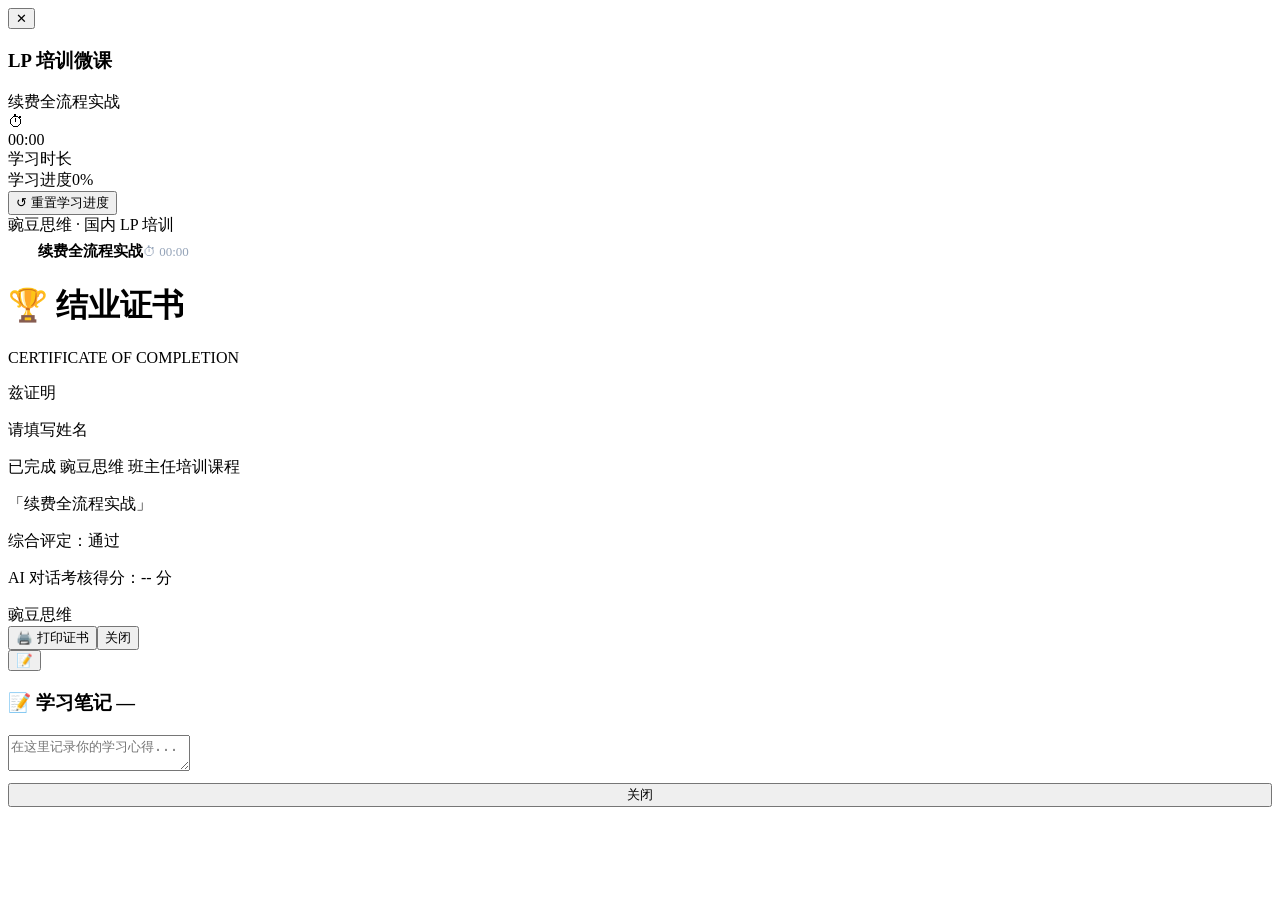
<file: _shell.html>
<body>
<!-- Sidebar -->
<div class="sidebar" id="sidebar">
<button class="sidebar-close-btn" onclick="toggleSidebar()">✕</button>
<div class="sidebar-header"><h3>LP 培训微课</h3><div class="course-title">续费全流程实战</div></div>
<div class="study-timer"><span class="timer-icon">⏱</span><div><div class="timer-display" id="timerDisplay">00:00</div><div class="timer-label">学习时长</div></div></div>
<div class="sidebar-progress"><div class="progress-label"><span>学习进度</span><span id="progressPercent">0%</span></div><div class="progress-bar"><div class="progress-fill" id="progressFill"></div></div></div>
<div class="sidebar-nav" id="sidebarNav"></div>
<button class="sidebar-reset" id="btn-reset-progress" onclick="openResetConfirm()">↺ 重置学习进度</button>
<div class="sidebar-footer">豌豆思维 · 国内 LP 培训</div>
</div>
<div class="sidebar-overlay" id="sidebarOverlay" onclick="toggleSidebar()"></div>
<div class="mobile-header" id="mobileHeader"><button style="background:none;border:none;color:#fff;font-size:20px;cursor:pointer" onclick="toggleSidebar()">☰</button><span style="font-weight:700;font-size:15px" id="mhTitle">续费全流程实战</span><span style="font-size:13px;color:#94a3b8" id="mhTimer">⏱ 00:00</span></div>
<div class="main" id="mainContent"></div>

<!-- Certificate -->
<div class="cert-overlay" id="certOverlay">
<div class="cert-paper" id="certPaper">
<h1>🏆 结业证书</h1><div class="sub">CERTIFICATE OF COMPLETION</div>
<div class="body"><p>兹证明</p><p class="name" id="certStudentName">请填写姓名</p><p>已完成 豌豆思维 班主任培训课程</p><p class="course">「续费全流程实战」</p><p class="score" id="certScore">综合评定：通过</p><p class="final-score" id="certFinalScore">AI 对话考核得分：-- 分</p>
<div class="cert-name-edit" id="certNameEdit" style="display:none;margin:16px auto 0;max-width:280px"><input type="text" id="certNameInput" placeholder="请输入你的姓名" style="width:100%;padding:10px 14px;border:2px solid var(--border);border-radius:8px;font-size:14px;font-family:inherit;text-align:center" maxlength="20"><button class="btn btn-sm" style="margin-top:10px;width:100%" onclick="saveCertName()">✍️ 确认姓名</button></div></div>
<div class="cert-footer"><span id="certDate"></span><span>豌豆思维</span></div>
<div class="cert-actions"><button class="btn" onclick="printCertificate()">🖨️ 打印证书</button><button class="btn btn-outline" onclick="closeCertificate()">关闭</button></div>
</div></div>

<button class="notes-toggle" onclick="toggleNotes()">📝</button>
<div class="notes-panel" id="notesPanel">
<h3>📝 学习笔记 — <span id="notesChapterLabel" style="font-weight:400;font-size:13px;color:var(--text-secondary)"></span></h3>
<textarea id="notesTextarea" placeholder="在这里记录你的学习心得..."></textarea>
<button class="btn btn-outline" onclick="toggleNotes()" style="margin-top:12px;width:100%">关闭</button>
</div>

<!-- 重置/继续学习进度弹层（同一台电脑多人共用场景） -->
<div class="reset-overlay" id="resetOverlay">
<div class="reset-modal" id="resumeCard" style="display:none">
<div class="reset-icon">📖</div>
<h2>检测到学习记录</h2>
<p class="reset-desc">这台设备上已有学习进度和笔记。<br>可以接着上次继续，也可以清空后重新开始。</p>
<div class="reset-actions">
<button class="btn" id="btnResumeContinue" onclick="resumeContinue()">▶ 继续上次学习</button>
<button class="btn btn-outline-reset" id="btnResumeReset" onclick="resumeToResetConfirm()">🔄 重新开始</button>
</div>
</div>
<div class="reset-modal" id="resetConfirmCard" style="display:none">
<div class="reset-icon">⚠️</div>
<h2>确认重置学习进度？</h2>
<p class="reset-desc">将清除本设备上的做题记录、笔记、学习时长和证书姓名。<br>清除后无法恢复，请确认这是你想要的操作。</p>
<div class="reset-actions">
<button class="btn btn-outline" id="btnResetCancel" onclick="cancelResetConfirm()">取消</button>
<button class="btn btn-reset-danger" id="btnResetConfirm" onclick="resetAllProgress()">确认重置</button>
</div>
</div>
</div>
</file>
